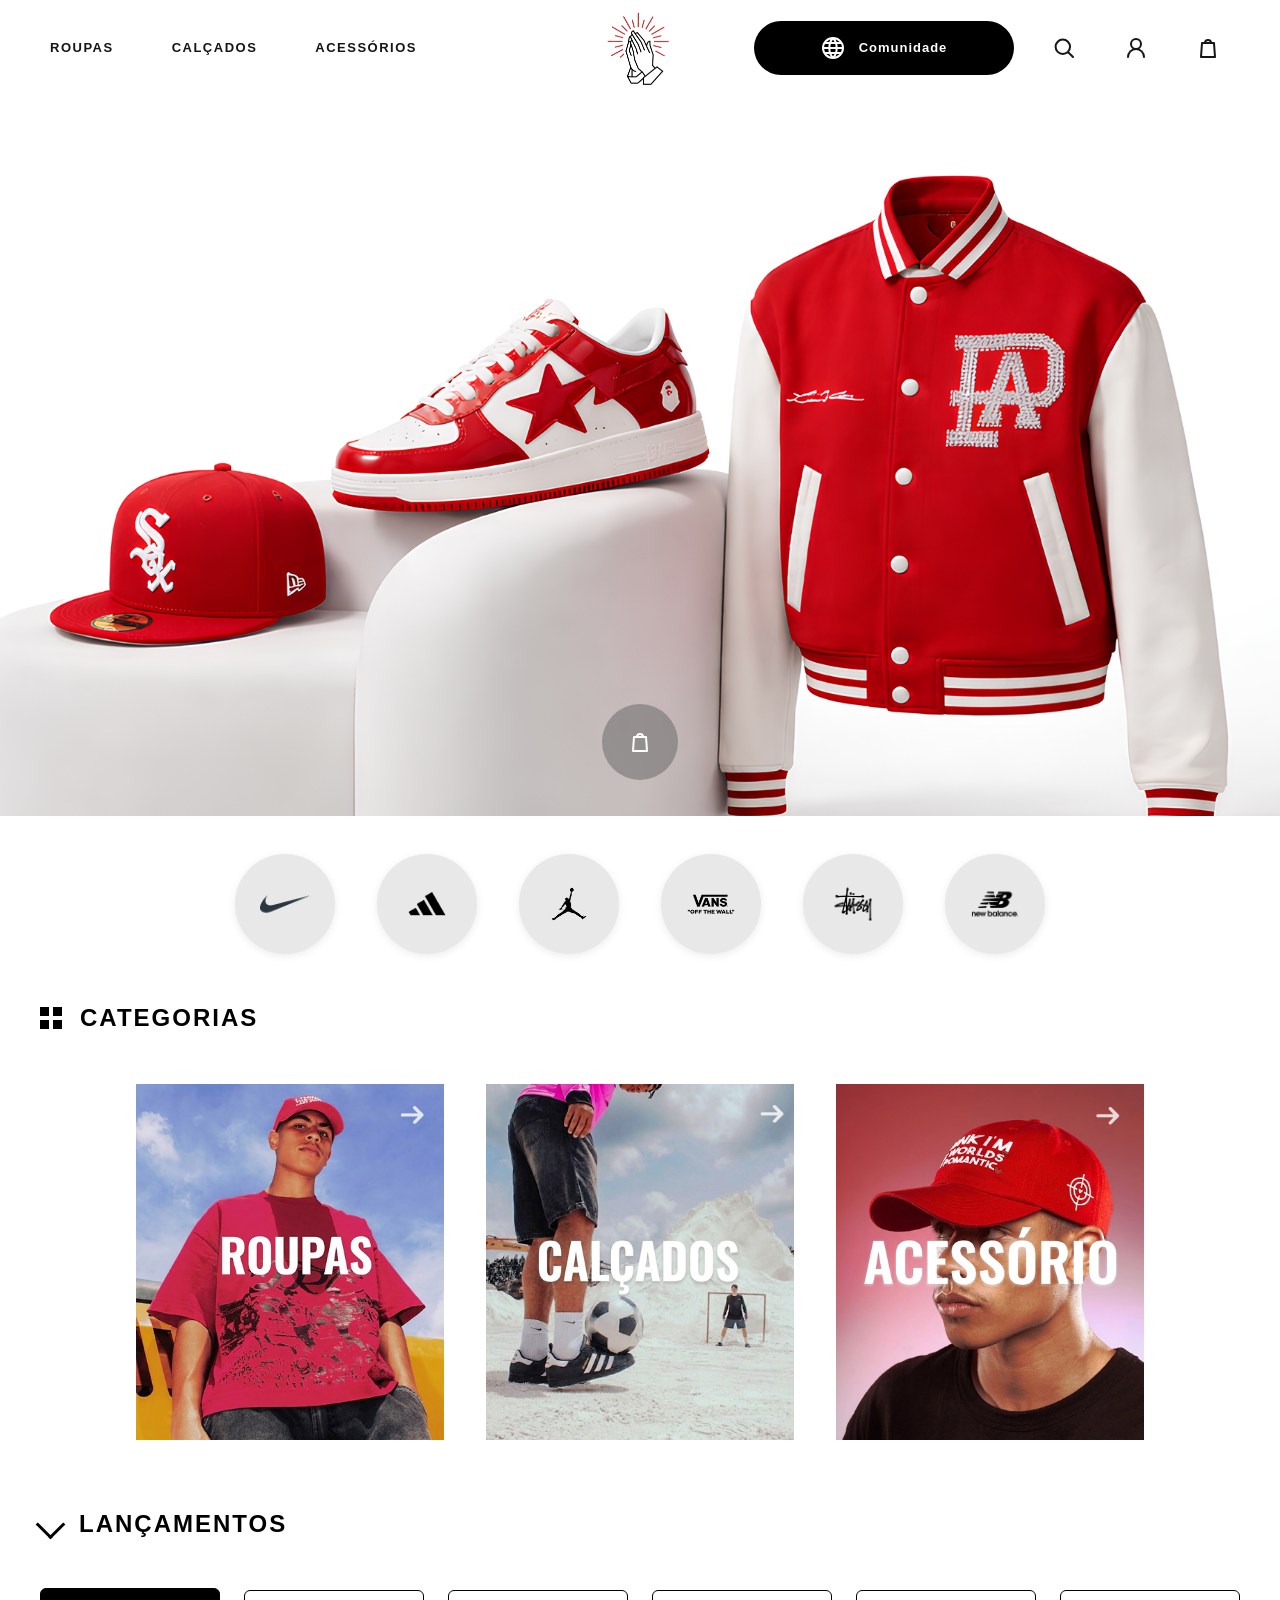
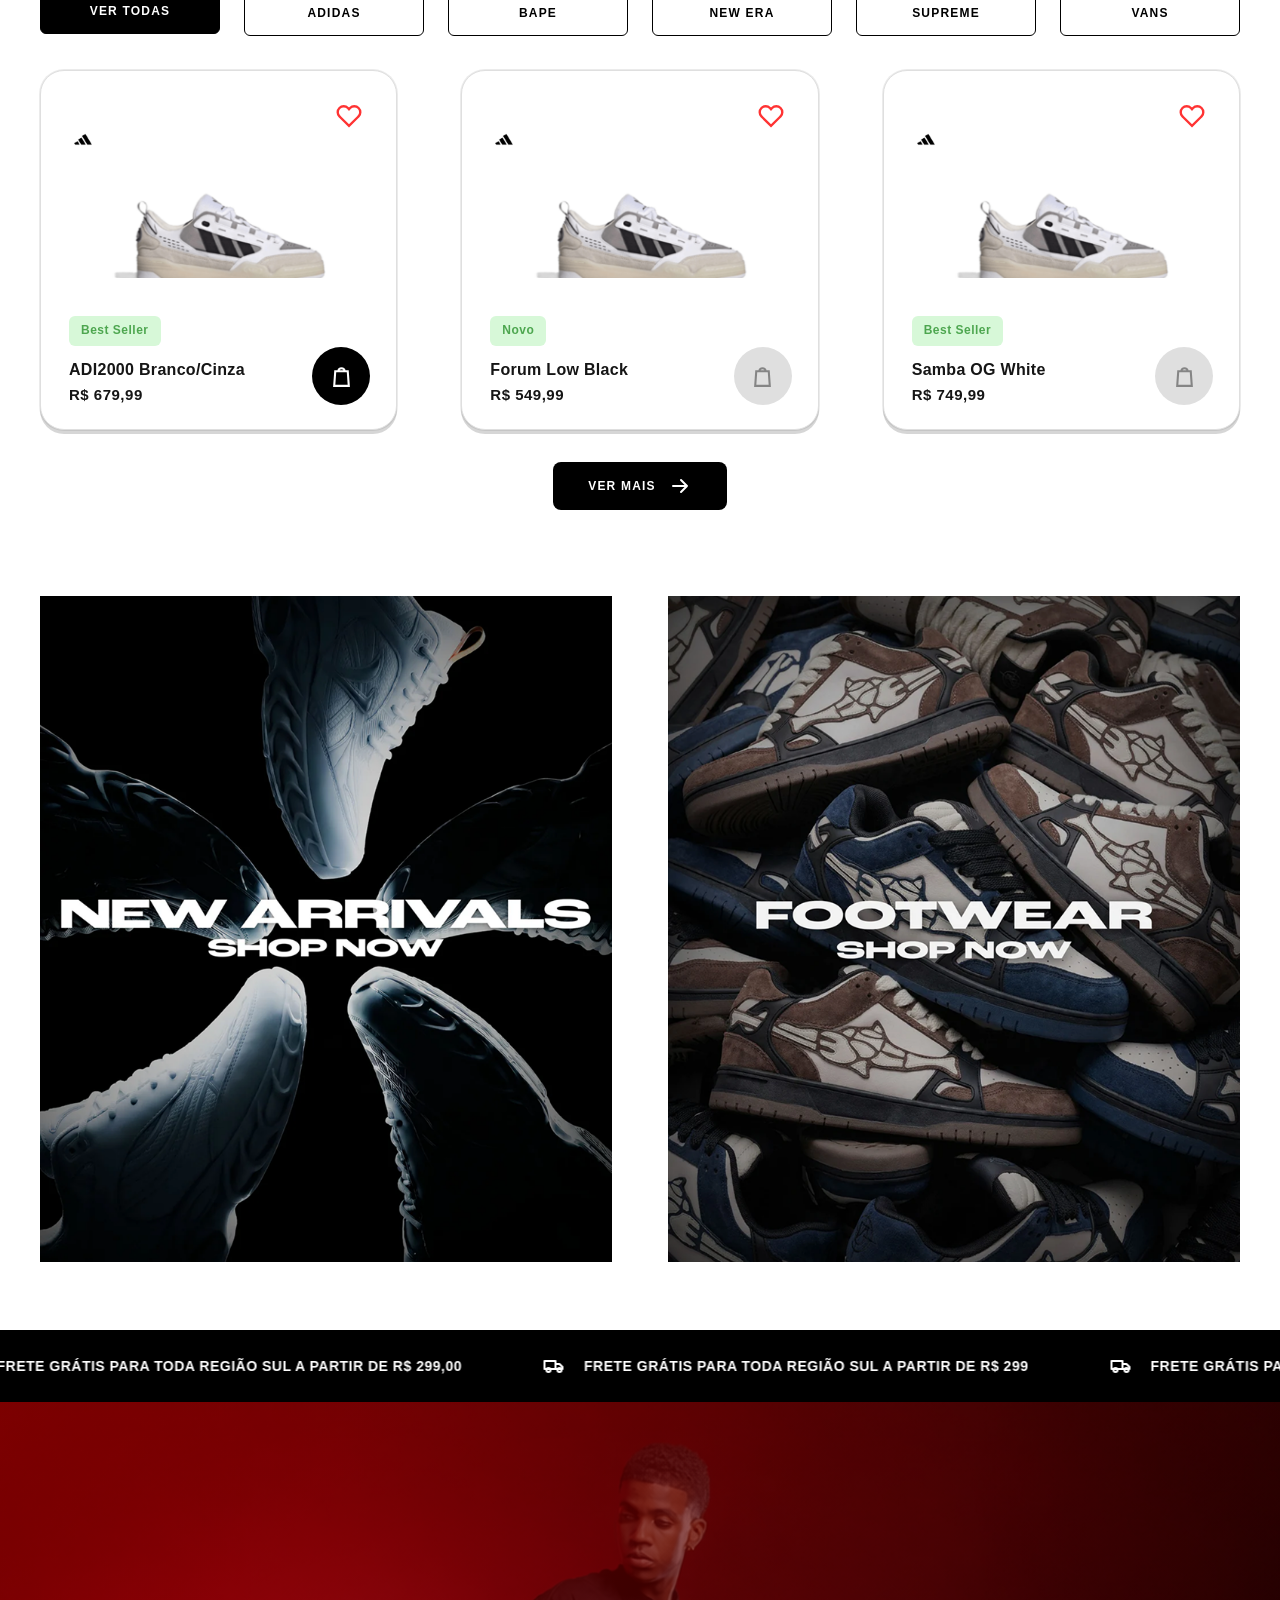
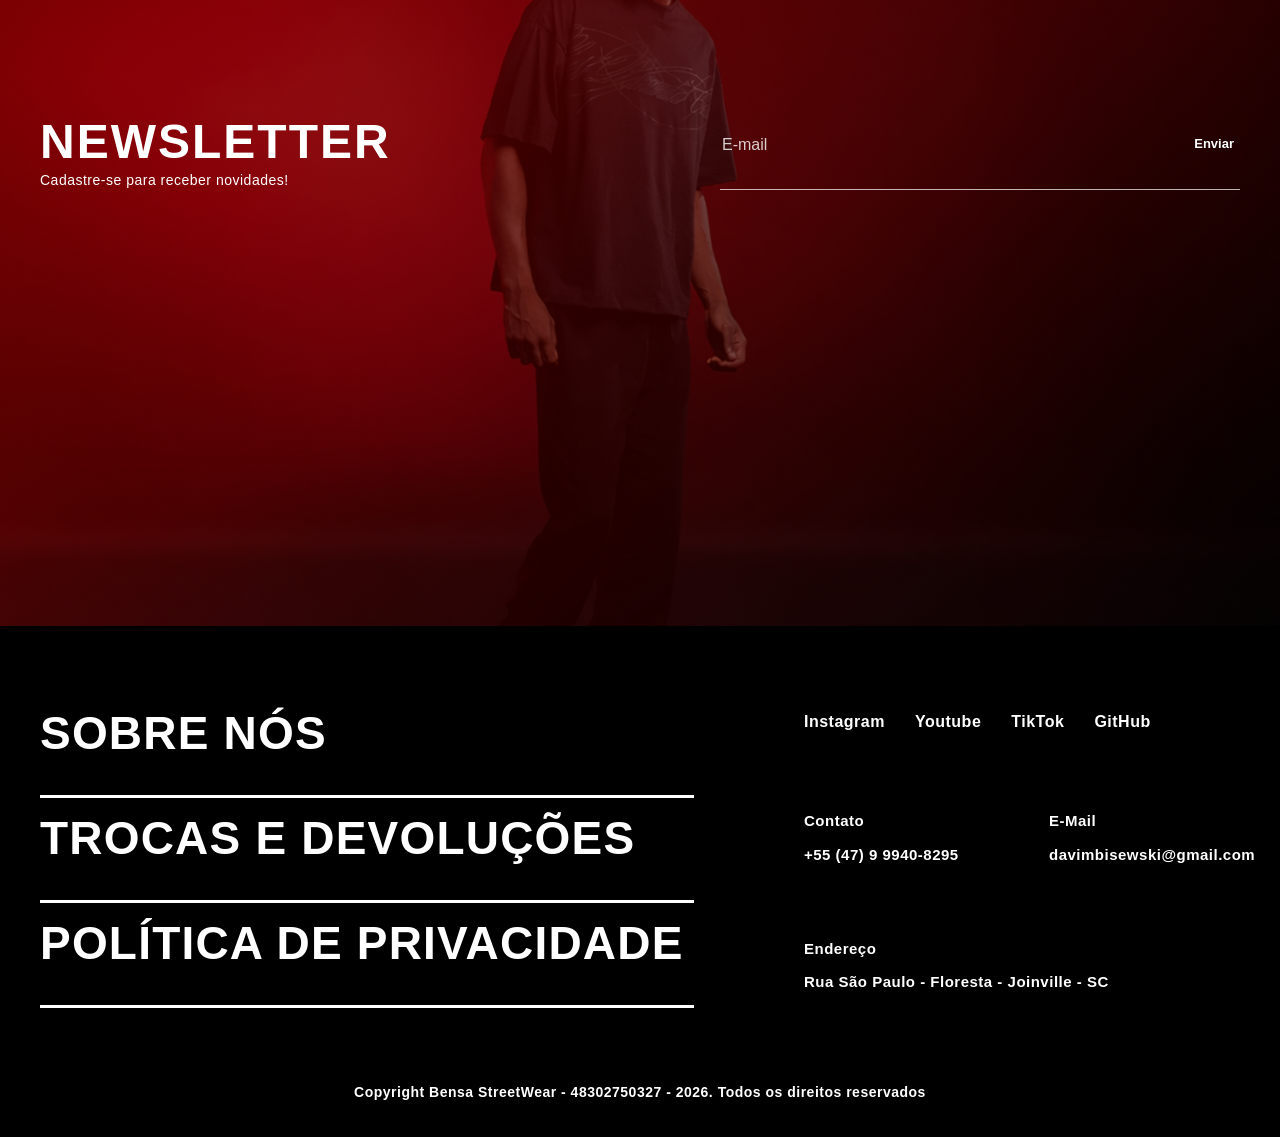
<file: index.html>
<!DOCTYPE html>
<html lang="pt-BR">

<head>
  <meta charset="UTF-8">
  <meta name="viewport" content="width=device-width, initial-scale=1.0">
  <title>Bensa StreetWear</title>
  <link rel="icon" type="image/svg+xml" href="images/logo-bensa.svg">
  <link rel="stylesheet" href="css/styles.css">
  <link rel="stylesheet" href="css/index.css">
  <link rel="stylesheet" href="components/site-header/site-header.css">
  <link rel="stylesheet" href="components/site-footer/site-footer.css">
  <link rel="stylesheet" href="components/cart-overlay/cart-overlay.css">
  <link rel="stylesheet" href="components/search-overlay/search-overlay.css">
  <link rel="stylesheet" href="components/product-grid/product-grid.css">
</head>

<body>
  <site-header></site-header> 
  <search-overlay></search-overlay>
  <cart-overlay></cart-overlay>

  <main>
    <section class="hero-home" aria-label="Destaques Bensa StreetWear">
      <img src="images/hero-home.png" alt="Tênis, boné e jaqueta vermelhos em destaque">
      <button class="hero-bag" type="button" data-open-cart aria-label="Abrir carrinho">
        <svg aria-hidden="true" viewBox="0 0 24 24">
          <path d="M6 7h12l1 14H5L6 7ZM9 7a3 3 0 0 1 6 0" />
        </svg>
      </button>
    </section>

    <section class="brand-strip" aria-label="Marcas">
      <a href="pages/marca.html?marca=nike" aria-label="Nike">
        <div class="brand-logo-circle">
          <img class="brand-card-image" src="images/logo-nike.png" alt="Nike">
        </div>
      </a>
      <a href="pages/marca.html?marca=adidas" aria-label="Adidas">
        <div class="brand-logo-circle">
          <img class="brand-card-image" src="images/logo-adidas.png" alt="Adidas">
        </div>
      </a>
      <a href="pages/marca.html?marca=jordan" aria-label="Jordan">
        <div class="brand-logo-circle">
          <img class="brand-card-image" src="images/logo-jordan.png" alt="Jordan">
        </div>
      </a>
      <a href="pages/marca.html?marca=vans" aria-label="Vans">
        <div class="brand-logo-circle">
          <img class="brand-card-image" src="images/logo-vans.png" alt="Vans">
        </div>
      </a>
      <a href="pages/marca.html?marca=stussy" aria-label="Stussy">
        <div class="brand-logo-circle">
          <img class="brand-card-image" src="images/logo-stussy.png" alt="Stussy">
        </div>
      </a>
      <a href="pages/marca.html?marca=newbalance" aria-label="New Balance">
        <div class="brand-logo-circle">
          <img class="brand-card-image" src="images/logo-newbalance.png" alt="New Balance">
        </div>
      </a>
    </section>

    <section class="section-shell categories-section" aria-labelledby="categorias">
      <h1 class="section-title" id="categorias">
        <span class="title-icon" aria-hidden="true"></span>
        Categorias
      </h1>
      <div class="category-grid">
        <a class="category-card" href="pages/categoria.html?tipo=roupas" aria-label="Ver categoria Roupas">
          <img src="images/category-roupas.png" alt="">
        </a>
        <a class="category-card" href="pages/categoria.html?tipo=calcados" aria-label="Ver categoria Calçados">
          <img src="images/category-calcados.png" alt="">
        </a>
        <a class="category-card" href="pages/categoria.html?tipo=acessorios" aria-label="Ver categoria Acessórios">
          <img src="images/category-acessorios.png" alt="">
        </a>
      </div>
    </section>

    <section class="section-shell releases-section" aria-labelledby="lancamentos">
      <h2 class="section-title angled" id="lancamentos">lançamentos</h2>
      <div class="filter-bar" aria-label="Filtros de lançamento">
        <button class="filter-chip is-active" type="button">Ver todas</button>
        <button class="filter-chip" type="button">Adidas</button>
        <button class="filter-chip" type="button">Bape</button>
        <button class="filter-chip" type="button">New Era</button>
        <button class="filter-chip" type="button">Supreme</button>
        <button class="filter-chip" type="button">Vans</button>
      </div>
      <product-grid class="product-grid product-grid-home" data-products="3" data-filterable></product-grid>
      <div class="center-actions">
        <a class="more-button" href="pages/categoria.html?tipo=calcados">
          Ver mais
          <svg aria-hidden="true" viewBox="0 0 24 24">
            <path d="M5 12h14M13 6l6 6-6 6" />
          </svg>
        </a>
      </div>
    </section>

    <section class="section-shell promo-grid" aria-label="Coleções em destaque">
      <a href="pages/categoria.html?tipo=calcados" aria-label="Ver novidades">
        <img src="images/banner-arrivals.png" alt="New arrivals, shop now">
      </a>
      <a href="pages/categoria.html?tipo=calcados" aria-label="Comprar calçados">
        <img src="images/banner-footwear.png" alt="Footwear, shop now">
      </a>
    </section>

    <div class="shipping-bar" data-shipping-bar>
      <div class="shipping-bar-track" data-shipping-track>
        <div class="shipping-bar-item">
          <svg aria-hidden="true" viewBox="0 0 24 24">
            <path
              d="M3 7h11v8H3V7Zm11 3h4l3 3v2h-7v-5ZM7 18a2 2 0 1 0 0-4 2 2 0 0 0 0 4Zm11 0a2 2 0 1 0 0-4 2 2 0 0 0 0 4Z" />
          </svg>
          <span>Frete grátis para toda região sul a partir de R$ 299,00</span>
        </div>
        <div class="shipping-bar-item" aria-hidden="true">
          <svg aria-hidden="true" viewBox="0 0 24 24">
            <path
              d="M3 7h11v8H3V7Zm11 3h4l3 3v2h-7v-5ZM7 18a2 2 0 1 0 0-4 2 2 0 0 0 0 4Zm11 0a2 2 0 1 0 0-4 2 2 0 0 0 0 4Z" />
          </svg>
          <span>Frete grátis para toda região sul a partir de R$ 299</span>
        </div>
      </div>
    </div>

    <section class="newsletter" aria-labelledby="newsletter-title">
      <div class="newsletter-content">
        <div>
          <h2 id="newsletter-title">Newsletter</h2>
          <p>Cadastre-se para receber novidades!</p>
        </div>
        <form class="newsletter-form" data-feedback-form>
          <label class="sr-only" for="newsletter-email">E-mail</label>
          <input id="newsletter-email" name="email" type="email" placeholder="E-mail" required>
          <button type="submit">Enviar</button>
          <p class="form-feedback" aria-live="polite"></p>
        </form>
      </div>
    </section>
  </main>

  <site-footer></site-footer>

  <script type="module" src="main.js"></script>

</body>

</html>
</file>
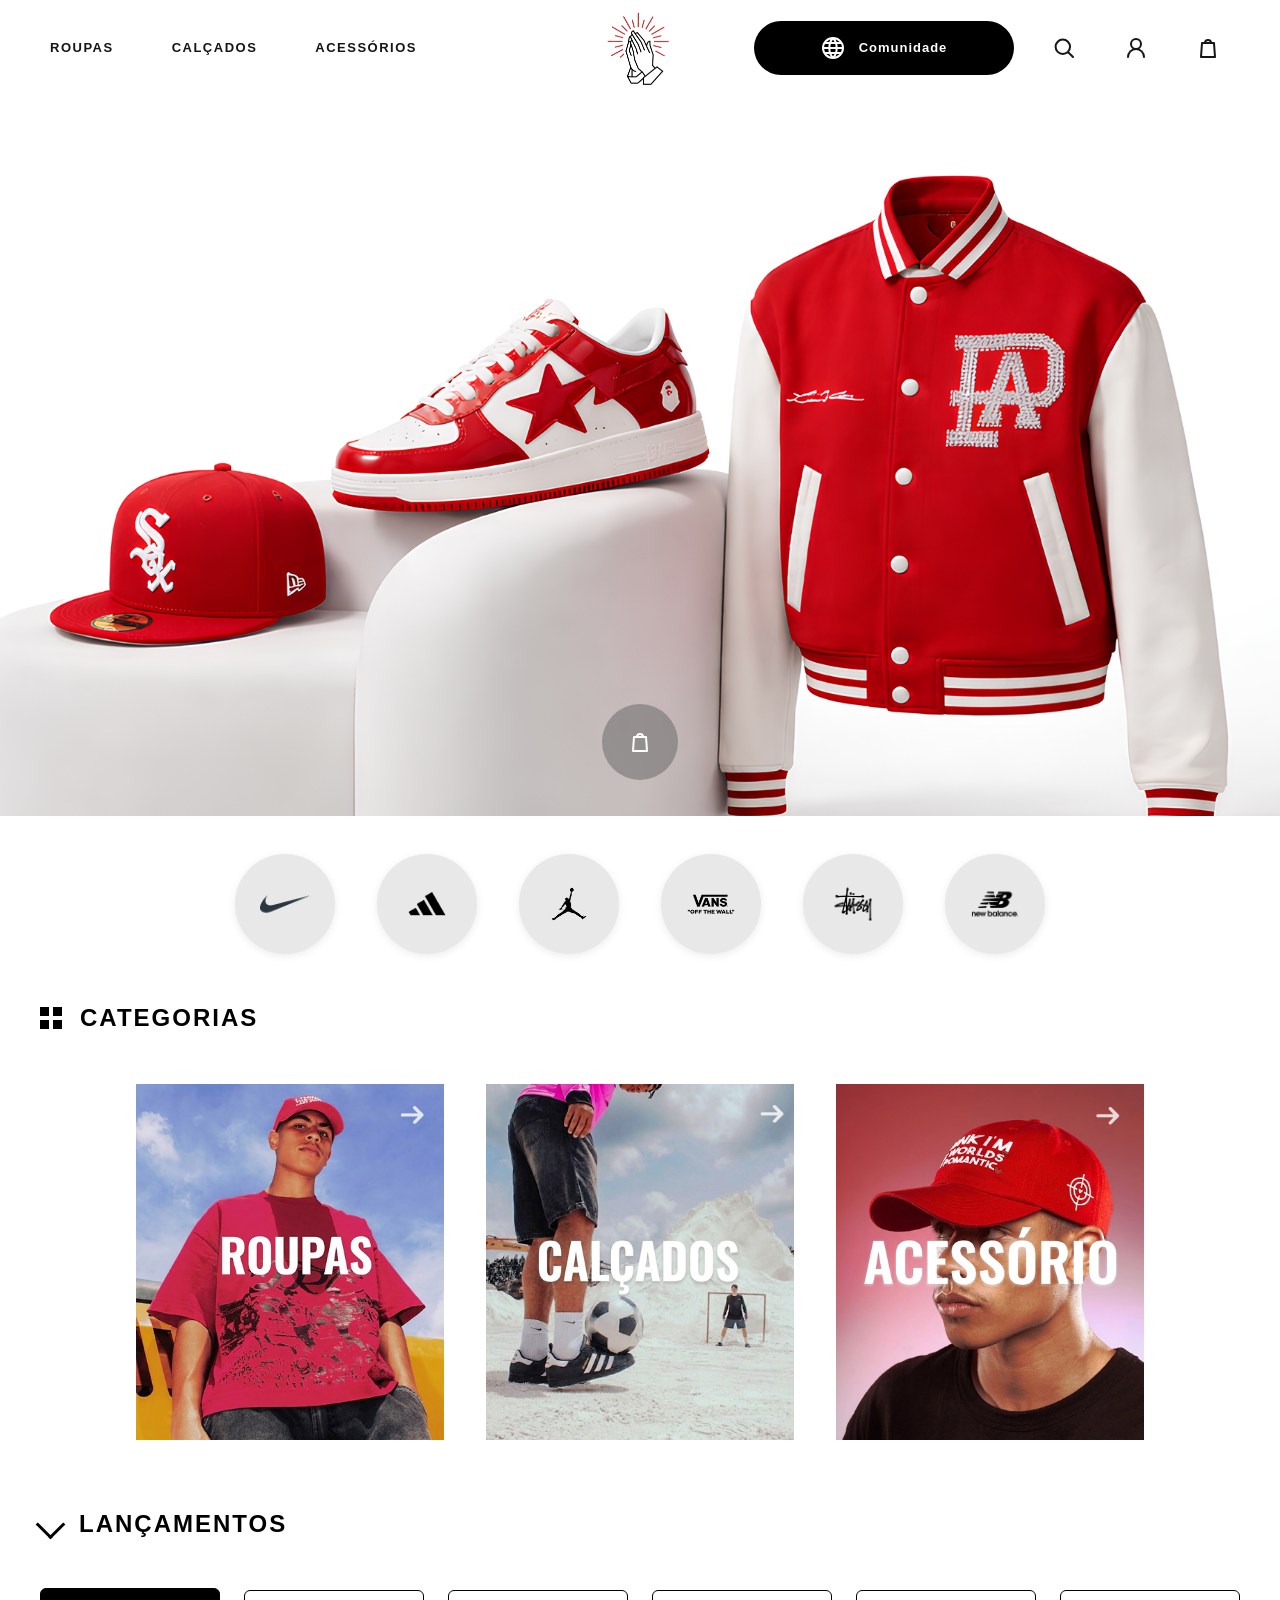
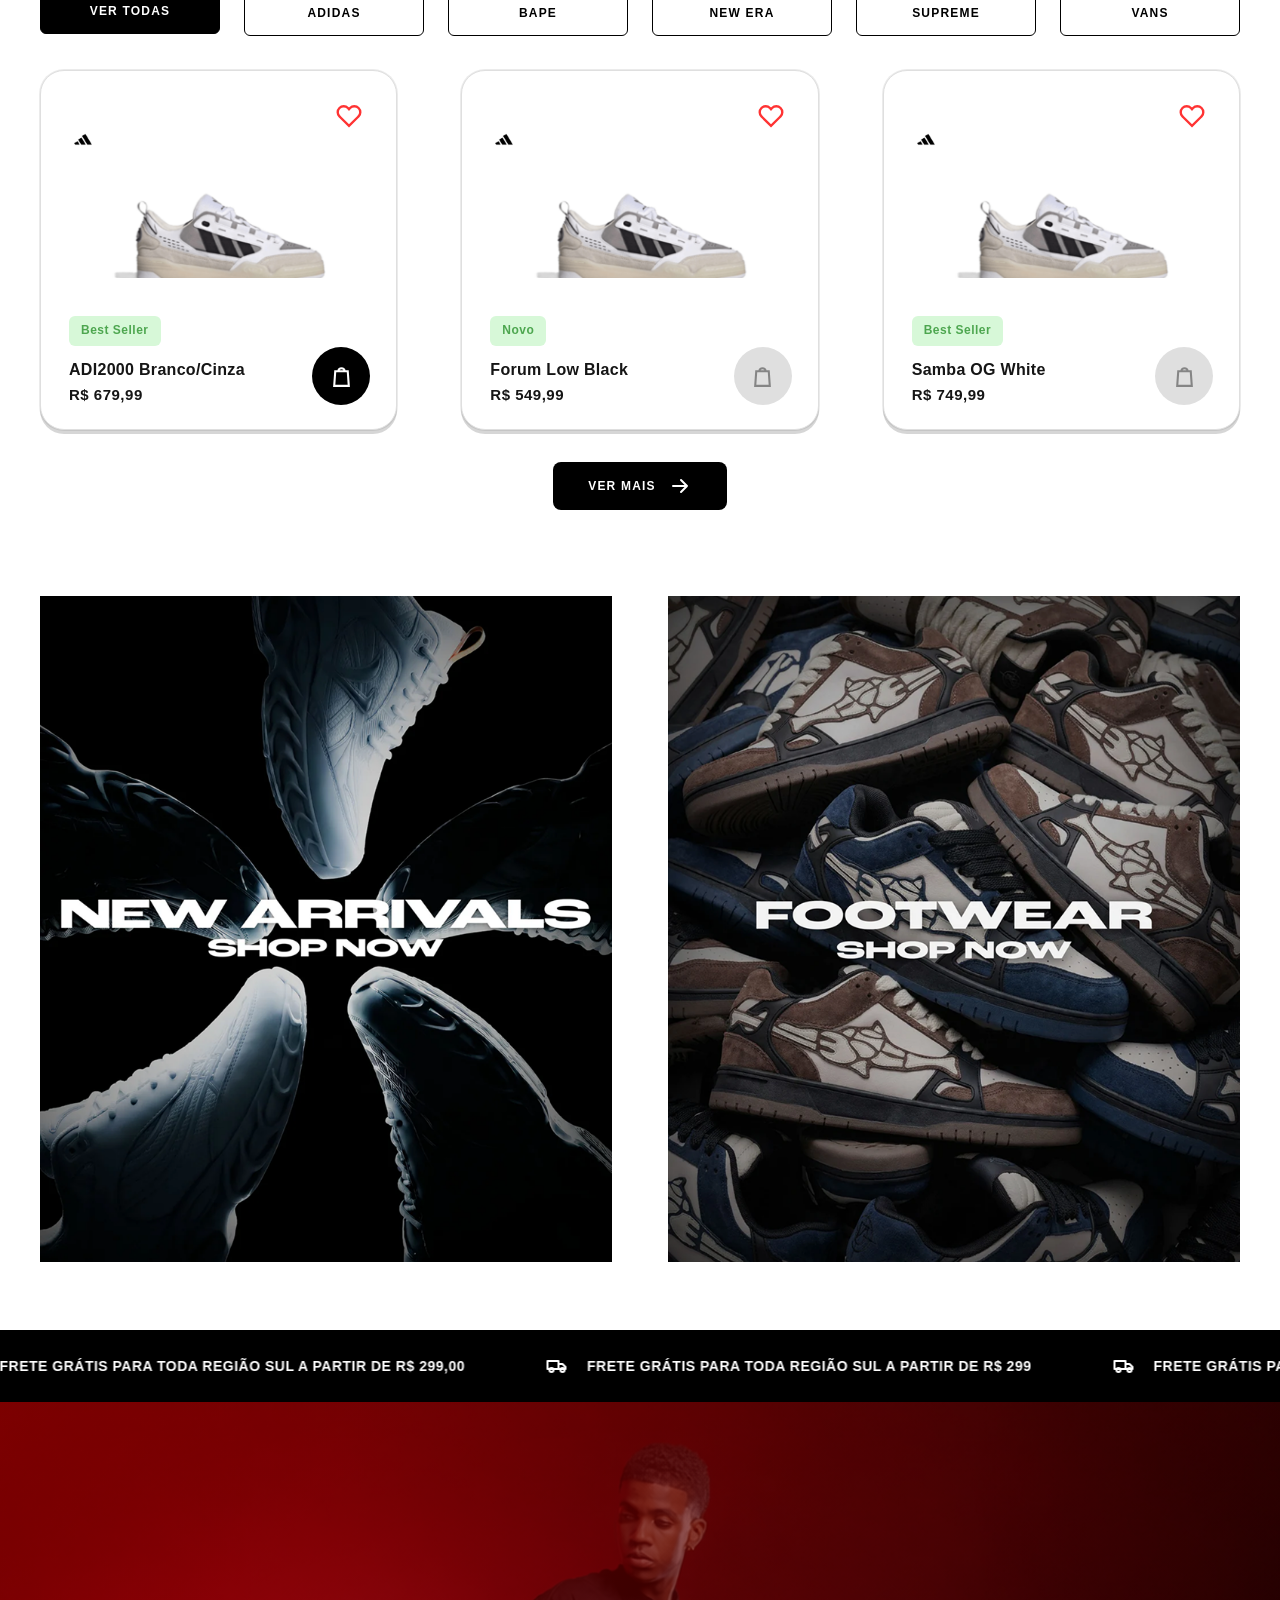
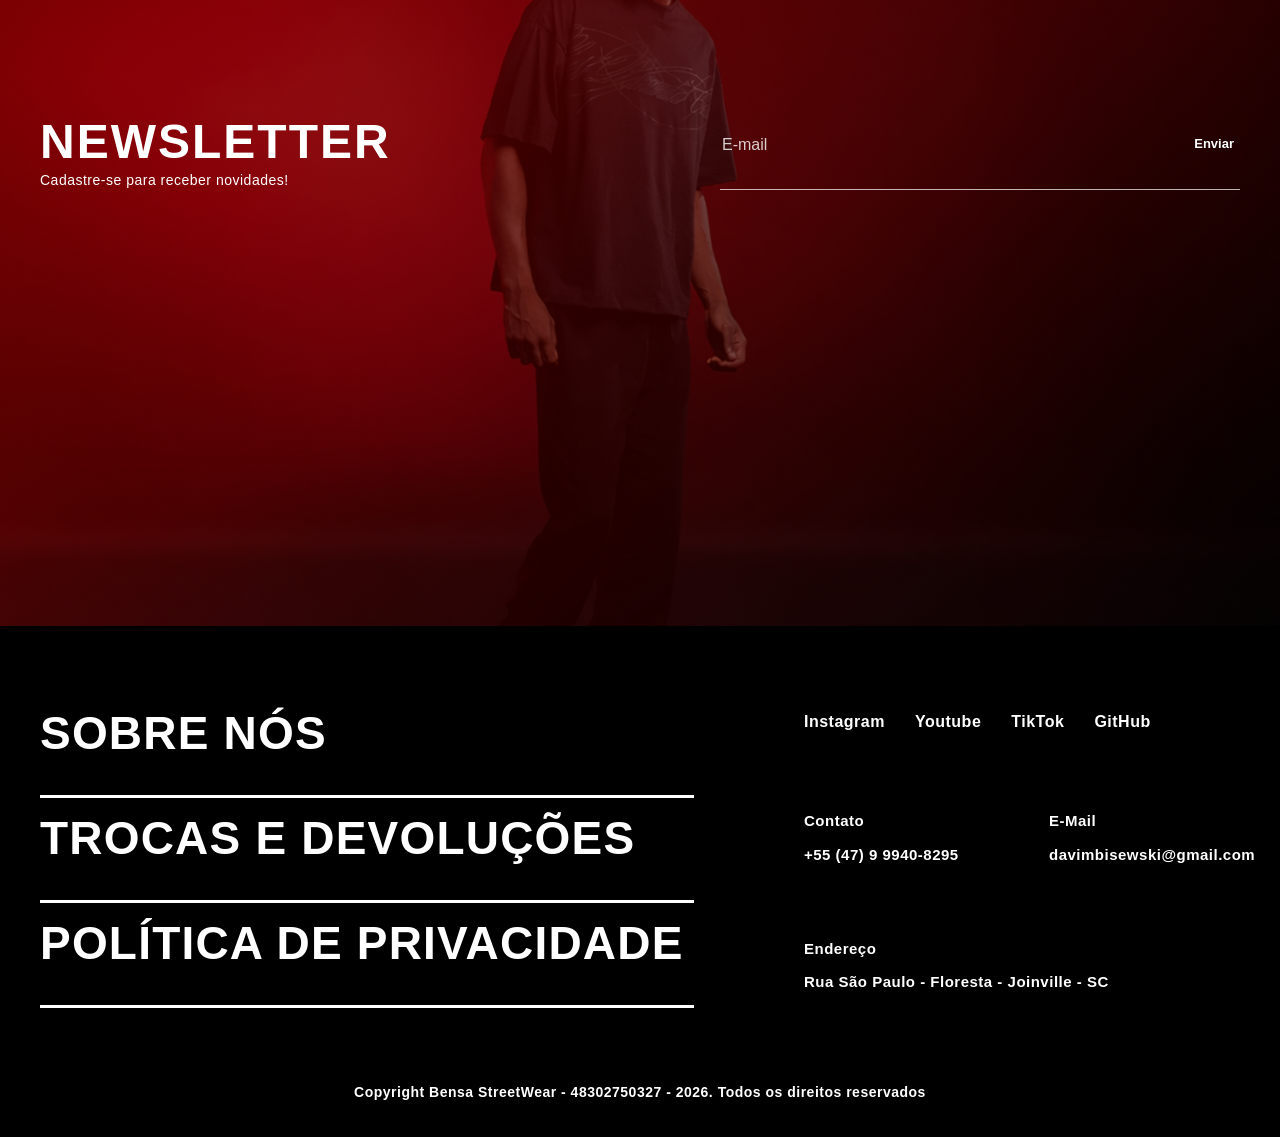
<file: pages/index.html>
<!DOCTYPE html>
<html lang="pt-BR">

<head>
  <meta charset="UTF-8">
  <meta name="viewport" content="width=device-width, initial-scale=1.0">
  <title>Bensa StreetWear</title>
  <link rel="icon" type="image/svg+xml" href="../images/logo-bensa.svg">
  <link rel="stylesheet" href="../css/styles.css">
  <link rel="stylesheet" href="../css/index.css">
  <link rel="stylesheet" href="../components/site-header/site-header.css">
  <link rel="stylesheet" href="../components/site-footer/site-footer.css">
  <link rel="stylesheet" href="../components/cart-overlay/cart-overlay.css">
  <link rel="stylesheet" href="../components/search-overlay/search-overlay.css">
  <link rel="stylesheet" href="../components/product-grid/product-grid.css">
</head>

<body>
  <site-header></site-header> 
  <search-overlay></search-overlay>
  <cart-overlay></cart-overlay>

  <main>
    <section class="hero-home" aria-label="Destaques Bensa StreetWear">
      <img src="../images/hero-home.png" alt="Tênis, boné e jaqueta vermelhos em destaque">
      <button class="hero-bag" type="button" data-open-cart aria-label="Abrir carrinho">
        <svg aria-hidden="true" viewBox="0 0 24 24">
          <path d="M6 7h12l1 14H5L6 7ZM9 7a3 3 0 0 1 6 0" />
        </svg>
      </button>
    </section>

    <section class="brand-strip" aria-label="Marcas">
      <a href="marca.html?marca=nike" aria-label="Nike">
        <div class="brand-logo-circle">
          <img class="brand-card-image" src="../images/logo-nike.png" alt="Nike">
        </div>
      </a>
      <a href="marca.html?marca=adidas" aria-label="Adidas">
        <div class="brand-logo-circle">
          <img class="brand-card-image" src="../images/logo-adidas.png" alt="Adidas">
        </div>
      </a>
      <a href="marca.html?marca=jordan" aria-label="Jordan">
        <div class="brand-logo-circle">
          <img class="brand-card-image" src="../images/logo-jordan.png" alt="Jordan">
        </div>
      </a>
      <a href="marca.html?marca=vans" aria-label="Vans">
        <div class="brand-logo-circle">
          <img class="brand-card-image" src="../images/logo-vans.png" alt="Vans">
        </div>
      </a>
      <a href="marca.html?marca=stussy" aria-label="Stussy">
        <div class="brand-logo-circle">
          <img class="brand-card-image" src="../images/logo-stussy.png" alt="Stussy">
        </div>
      </a>
      <a href="marca.html?marca=newbalance" aria-label="New Balance">
        <div class="brand-logo-circle">
          <img class="brand-card-image" src="../images/logo-newbalance.png" alt="New Balance">
        </div>
      </a>
    </section>

    <section class="section-shell categories-section" aria-labelledby="categorias">
      <h1 class="section-title" id="categorias">
        <span class="title-icon" aria-hidden="true"></span>
        Categorias
      </h1>
      <div class="category-grid">
        <a class="category-card" href="categoria.html?tipo=roupas" aria-label="Ver categoria Roupas">
          <img src="../images/category-roupas.png" alt="">
        </a>
        <a class="category-card" href="categoria.html?tipo=calcados" aria-label="Ver categoria Calçados">
          <img src="../images/category-calcados.png" alt="">
        </a>
        <a class="category-card" href="categoria.html?tipo=acessorios" aria-label="Ver categoria Acessórios">
          <img src="../images/category-acessorios.png" alt="">
        </a>
      </div>
    </section>

    <section class="section-shell releases-section" aria-labelledby="lancamentos">
      <h2 class="section-title angled" id="lancamentos">lançamentos</h2>
      <div class="filter-bar" aria-label="Filtros de lançamento">
        <button class="filter-chip is-active" type="button">Ver todas</button>
        <button class="filter-chip" type="button">Adidas</button>
        <button class="filter-chip" type="button">Bape</button>
        <button class="filter-chip" type="button">New Era</button>
        <button class="filter-chip" type="button">Supreme</button>
        <button class="filter-chip" type="button">Vans</button>
      </div>
      <product-grid class="product-grid product-grid-home" data-products="3" data-filterable></product-grid>
      <div class="center-actions">
        <a class="more-button" href="categoria.html?tipo=calcados">
          Ver mais
          <svg aria-hidden="true" viewBox="0 0 24 24">
            <path d="M5 12h14M13 6l6 6-6 6" />
          </svg>
        </a>
      </div>
    </section>

    <section class="section-shell promo-grid" aria-label="Coleções em destaque">
      <a href="categoria.html?tipo=calcados" aria-label="Ver novidades">
        <img src="../images/banner-arrivals.png" alt="New arrivals, shop now">
      </a>
      <a href="categoria.html?tipo=calcados" aria-label="Comprar calçados">
        <img src="../images/banner-footwear.png" alt="Footwear, shop now">
      </a>
    </section>

    <div class="shipping-bar" data-shipping-bar>
      <div class="shipping-bar-track" data-shipping-track>
        <div class="shipping-bar-item">
          <svg aria-hidden="true" viewBox="0 0 24 24">
            <path
              d="M3 7h11v8H3V7Zm11 3h4l3 3v2h-7v-5ZM7 18a2 2 0 1 0 0-4 2 2 0 0 0 0 4Zm11 0a2 2 0 1 0 0-4 2 2 0 0 0 0 4Z" />
          </svg>
          <span>Frete grátis para toda região sul a partir de R$ 299,00</span>
        </div>
        <div class="shipping-bar-item" aria-hidden="true">
          <svg aria-hidden="true" viewBox="0 0 24 24">
            <path
              d="M3 7h11v8H3V7Zm11 3h4l3 3v2h-7v-5ZM7 18a2 2 0 1 0 0-4 2 2 0 0 0 0 4Zm11 0a2 2 0 1 0 0-4 2 2 0 0 0 0 4Z" />
          </svg>
          <span>Frete grátis para toda região sul a partir de R$ 299</span>
        </div>
      </div>
    </div>

    <section class="newsletter" aria-labelledby="newsletter-title">
      <div class="newsletter-content">
        <div>
          <h2 id="newsletter-title">Newsletter</h2>
          <p>Cadastre-se para receber novidades!</p>
        </div>
        <form class="newsletter-form" data-feedback-form>
          <label class="sr-only" for="newsletter-email">E-mail</label>
          <input id="newsletter-email" name="email" type="email" placeholder="E-mail" required>
          <button type="submit">Enviar</button>
          <p class="form-feedback" aria-live="polite"></p>
        </form>
      </div>
    </section>
  </main>

  <site-footer></site-footer>

  <script type="module" src="../main.js"></script>

</body>

</html>
</file>
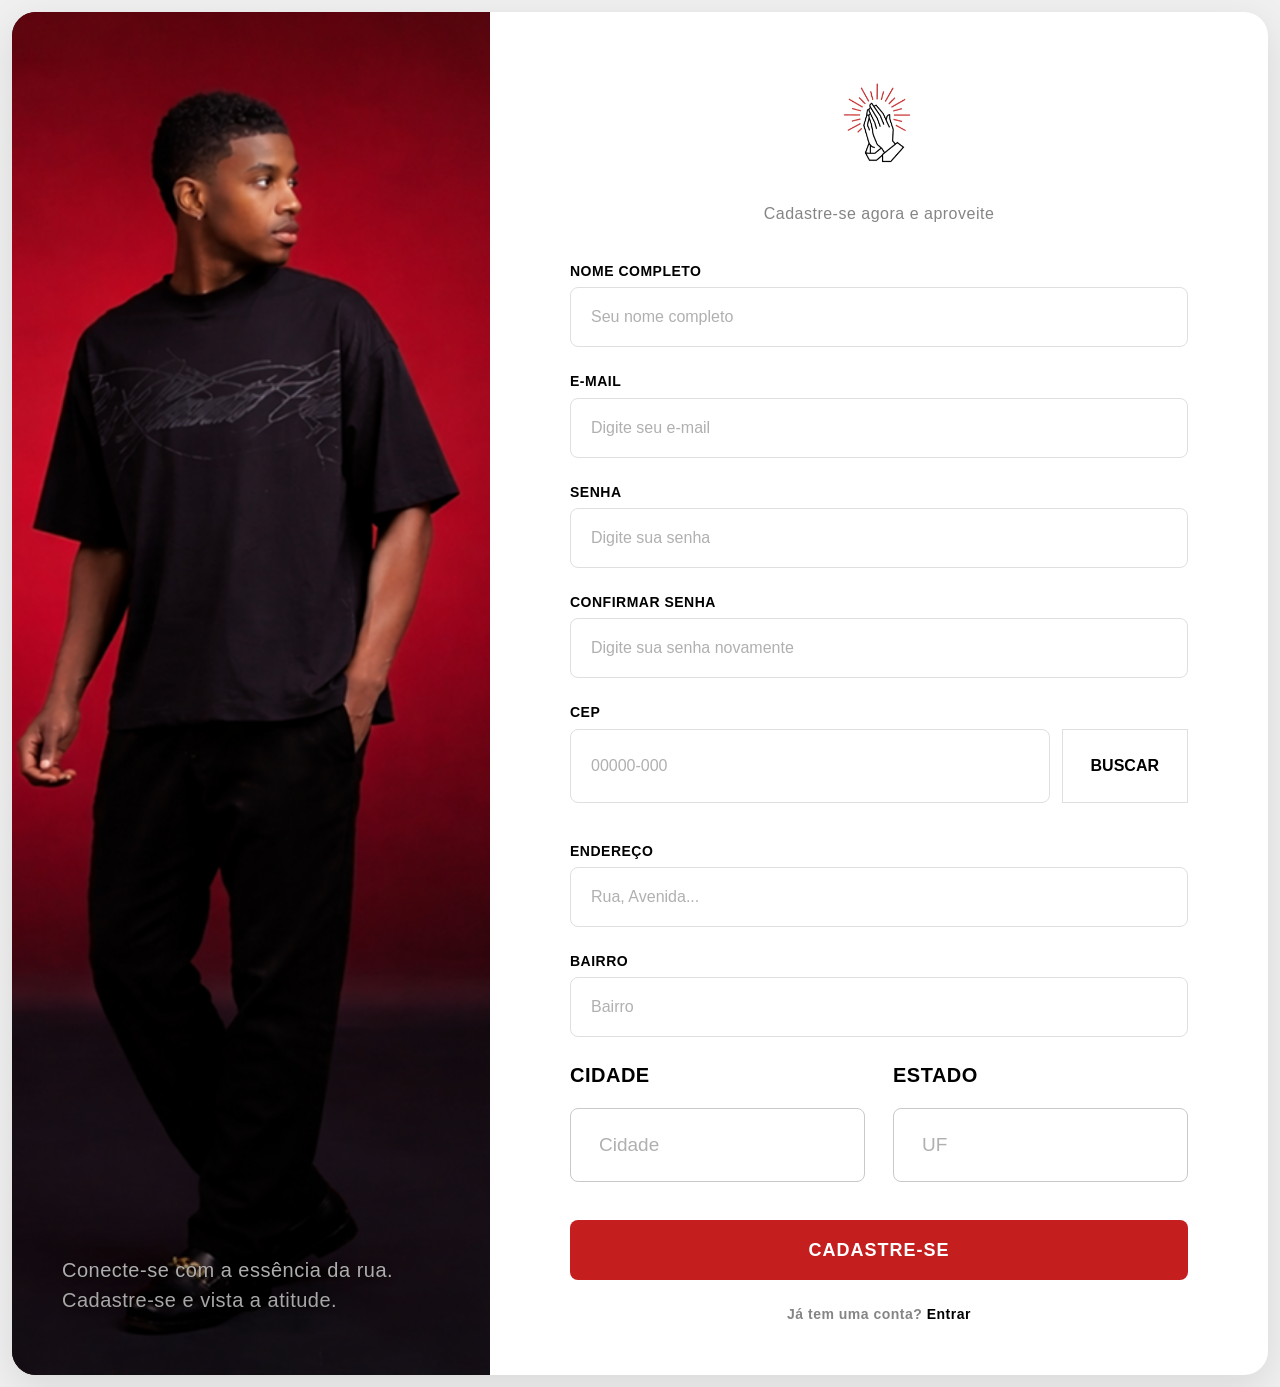
<file: pages/cadastro.html>
<!DOCTYPE html>
<html lang="pt-BR">
<head>
  <meta charset="UTF-8">
  <meta name="viewport" content="width=device-width, initial-scale=1.0">
  <title>Cadastro | Bensa StreetWear</title>
  <link rel="icon" type="image/svg+xml" href="../images/logo-bensa.svg">
  <link rel="stylesheet" href="../css/styles.css">
  <link rel="stylesheet" href="../components/auth-layout/auth-layout.css">
</head>
<body class="auth-body">
  <auth-layout variant="register"></auth-layout>
  <script type="module" src="../main.js"></script>
</body>
</html>
</file>
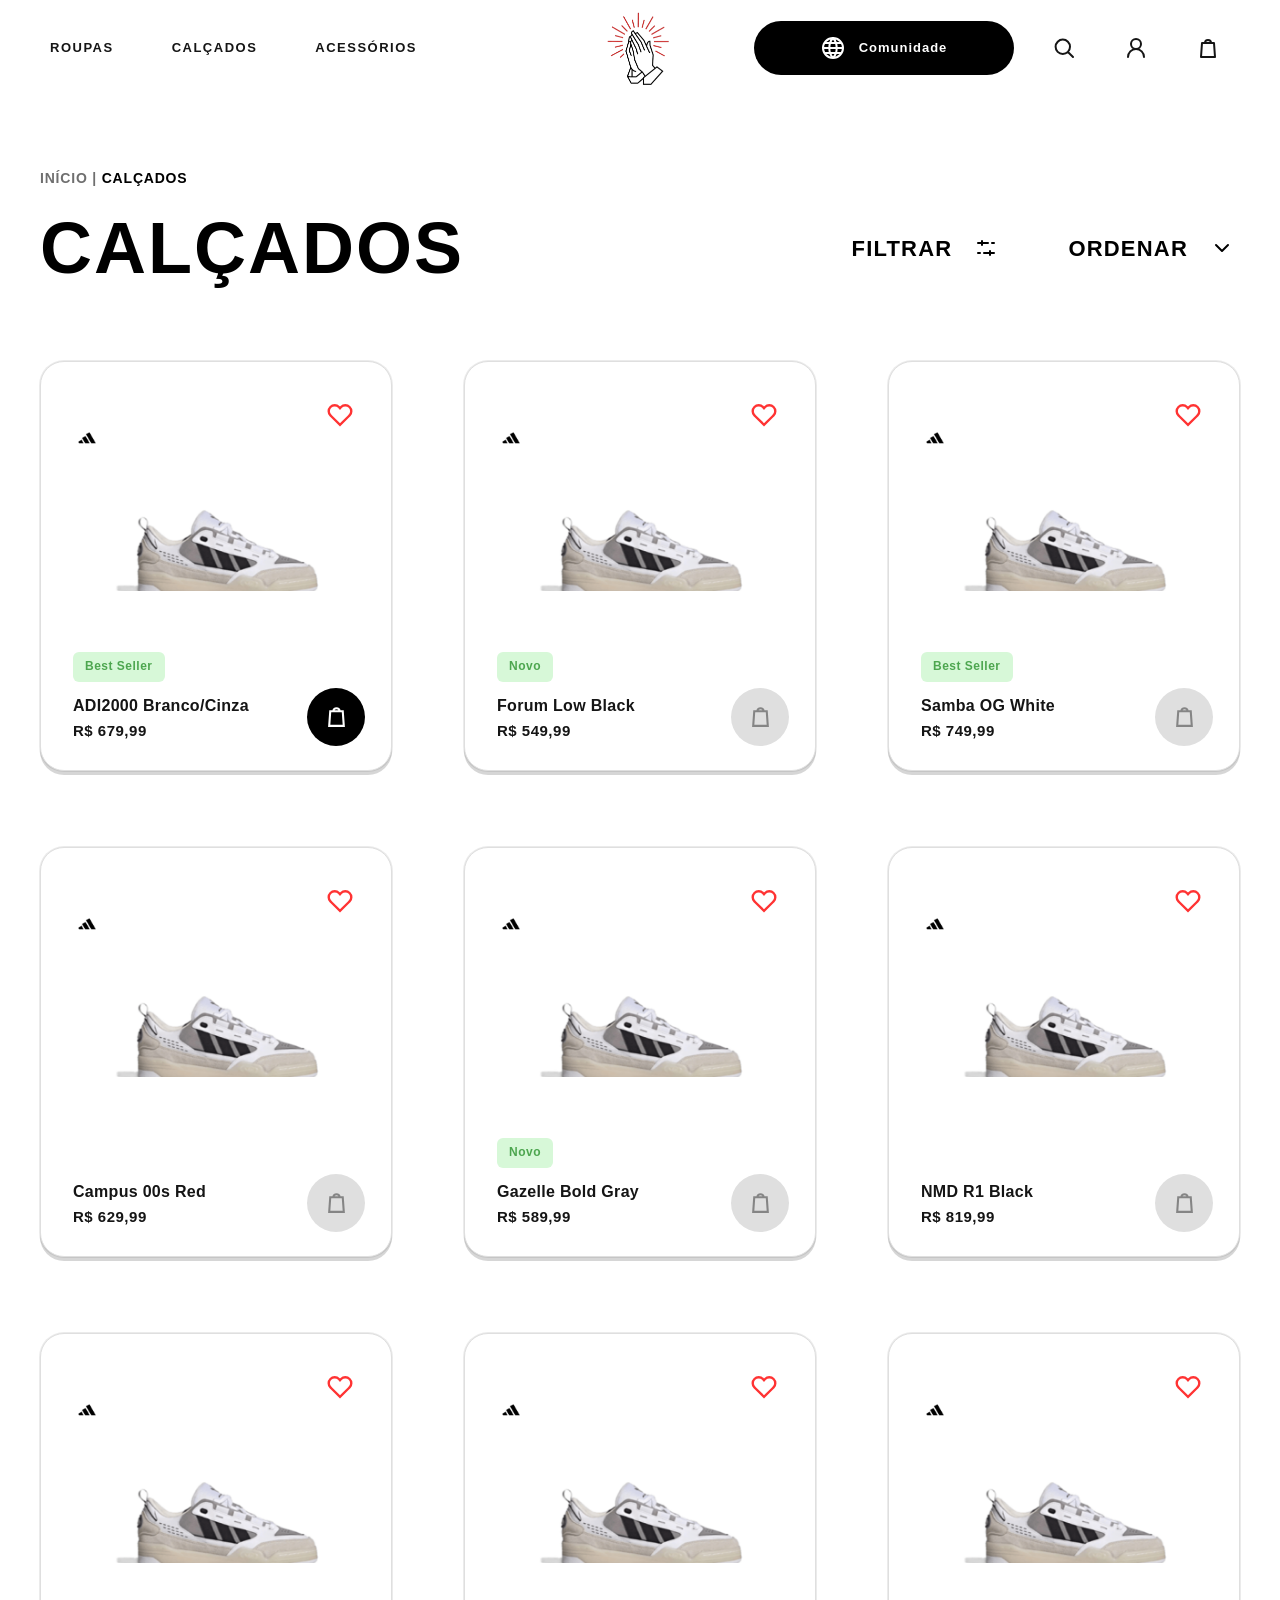
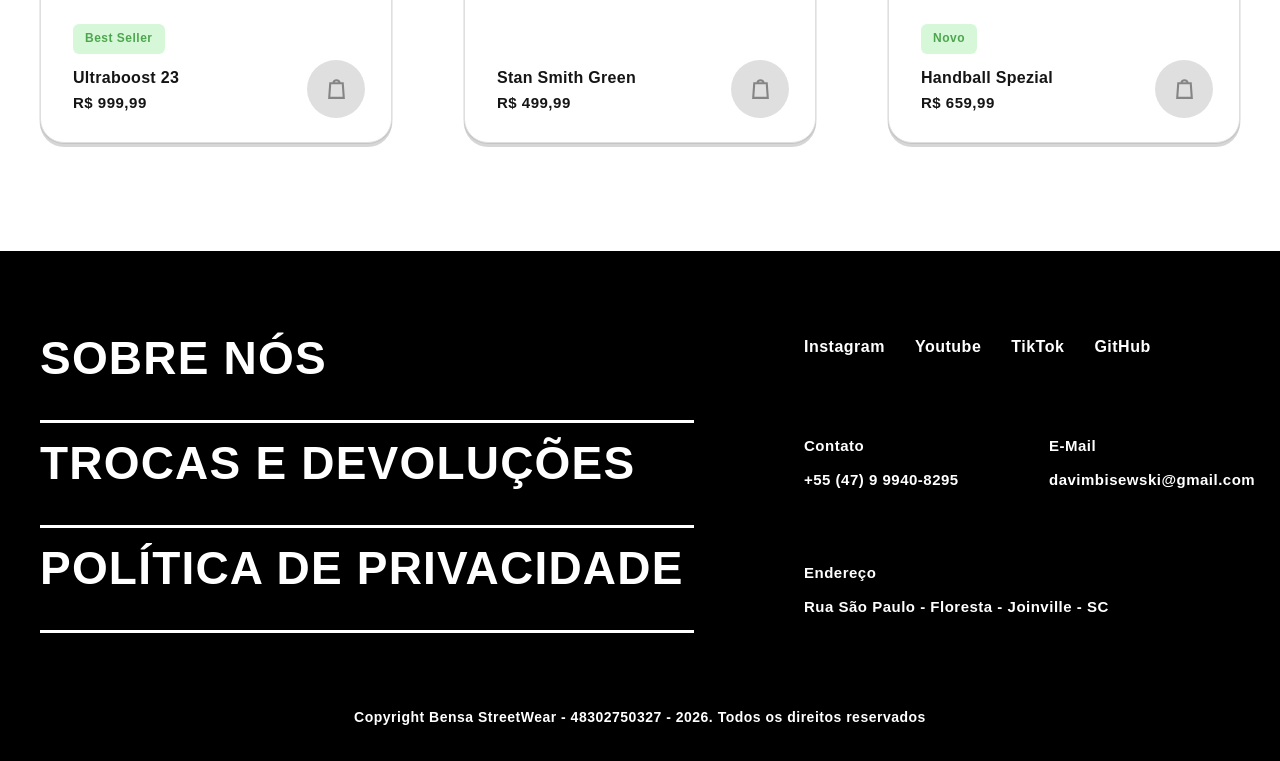
<file: pages/categoria.html>
﻿<!doctype html>
<html lang="pt-BR">
  <head>
    <meta charset="UTF-8" />
    <meta name="viewport" content="width=device-width, initial-scale=1.0" />
    <title>Categoria | Bensa StreetWear</title>
    <link rel="icon" type="image/svg+xml" href="../images/logo-bensa.svg" />
    <link rel="stylesheet" href="../css/styles.css" />
    <link rel="stylesheet" href="../components/site-header/site-header.css" />
    <link rel="stylesheet" href="../components/site-footer/site-footer.css" />
    <link rel="stylesheet" href="../components/cart-overlay/cart-overlay.css" />
    <link
      rel="stylesheet"
      href="../components/search-overlay/search-overlay.css"
    />
    <link rel="stylesheet" href="../components/product-grid/product-grid.css" />
  </head>

  <body>
    <site-header></site-header>
    <search-overlay></search-overlay>
    <cart-overlay></cart-overlay>

    <main class="catalog-page" data-catalog-page>
      <section class="catalog-shell">
        <p class="breadcrumb">
          <a href="../index.html">Início</a> |
          <span data-catalog-breadcrumb>Calçados</span>
        </p>
        <div class="catalog-heading">
          <h1 data-catalog-title>Calçados</h1>
          <div class="catalog-tools">
            <button type="button">
              Filtrar
              <svg aria-hidden="true" viewBox="0 0 24 24">
                <path d="M4 7h10M18 7h2M10 17h10M4 17h2M8 5v4M16 15v4" />
              </svg>
            </button>
            <button type="button">
              Ordenar
              <svg aria-hidden="true" viewBox="0 0 24 24">
                <path d="m6 9 6 6 6-6" />
              </svg>
            </button>
          </div>
        </div>
        <product-grid
          class="product-grid catalog-grid"
          data-products="9"
        ></product-grid>
      </section>
    </main>

    <site-footer></site-footer>

    <script type="module" src="../main.js"></script>
  </body>
</html>
</file>
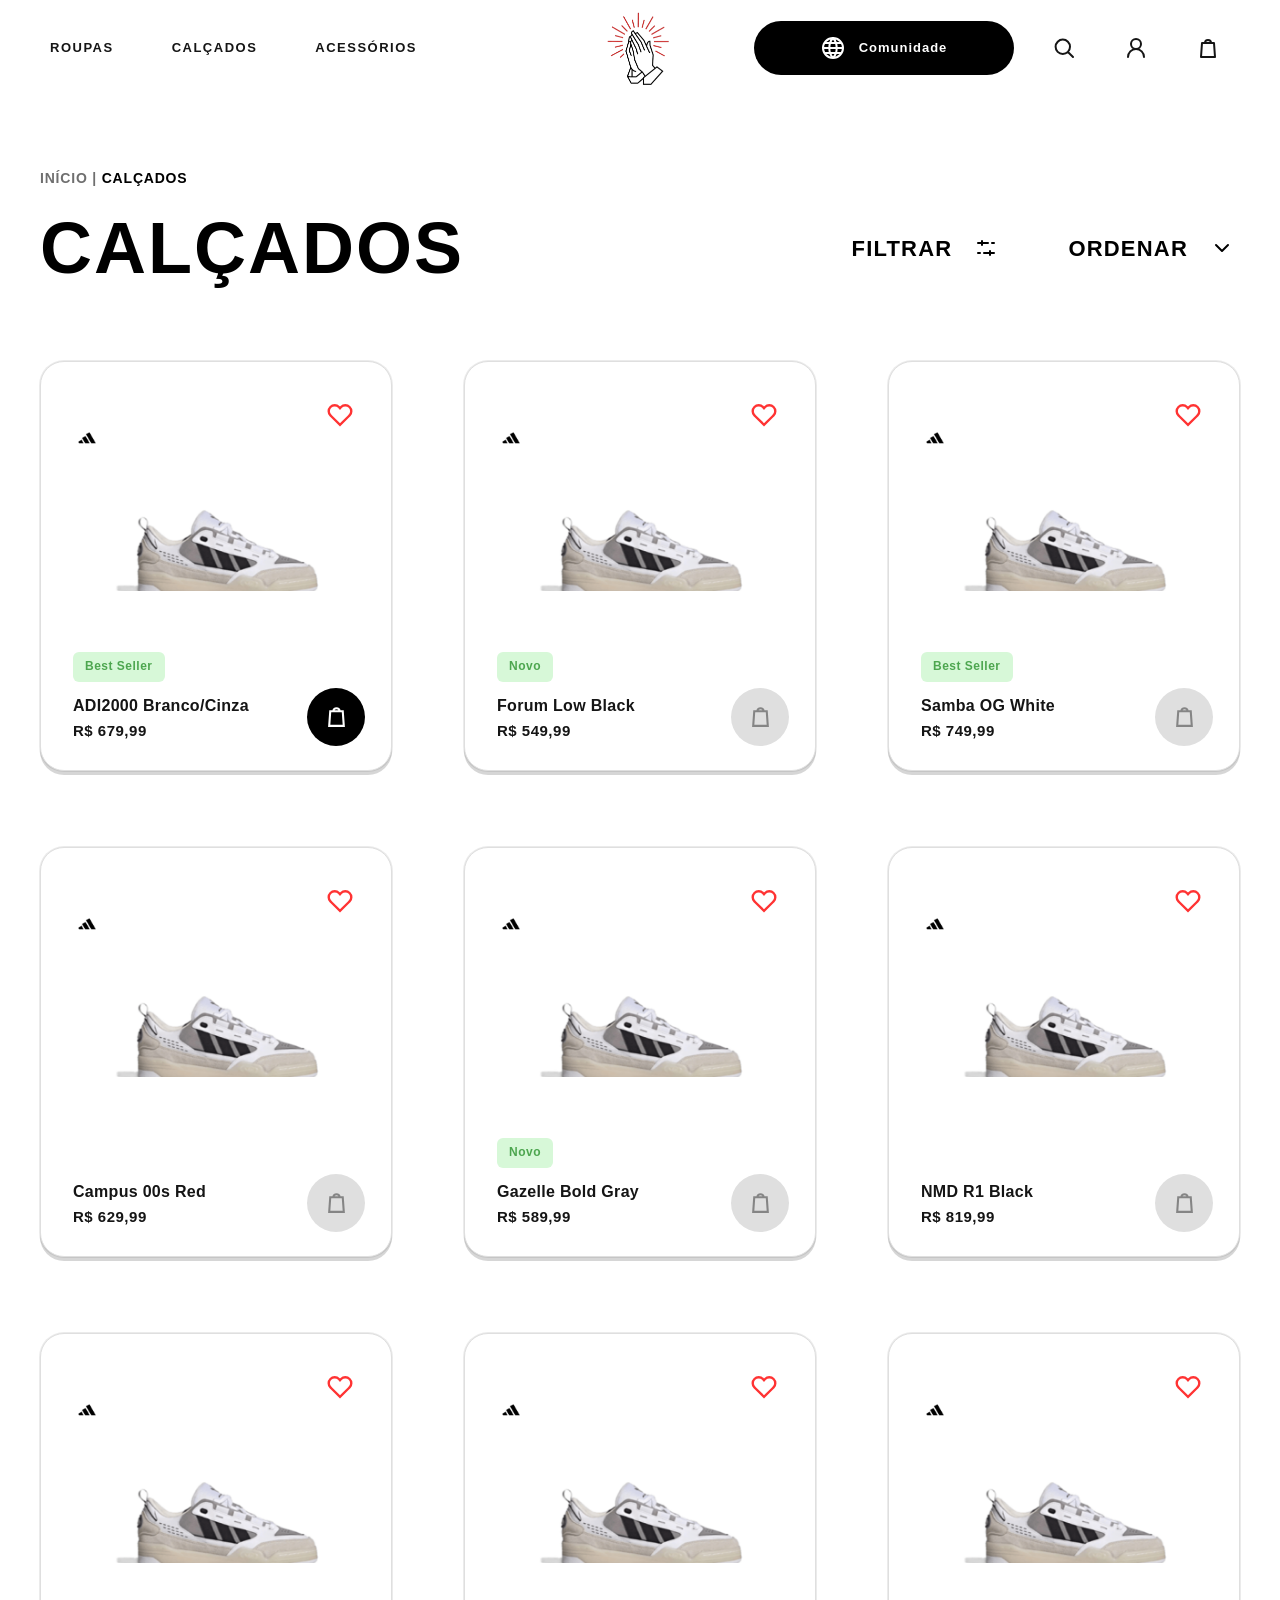
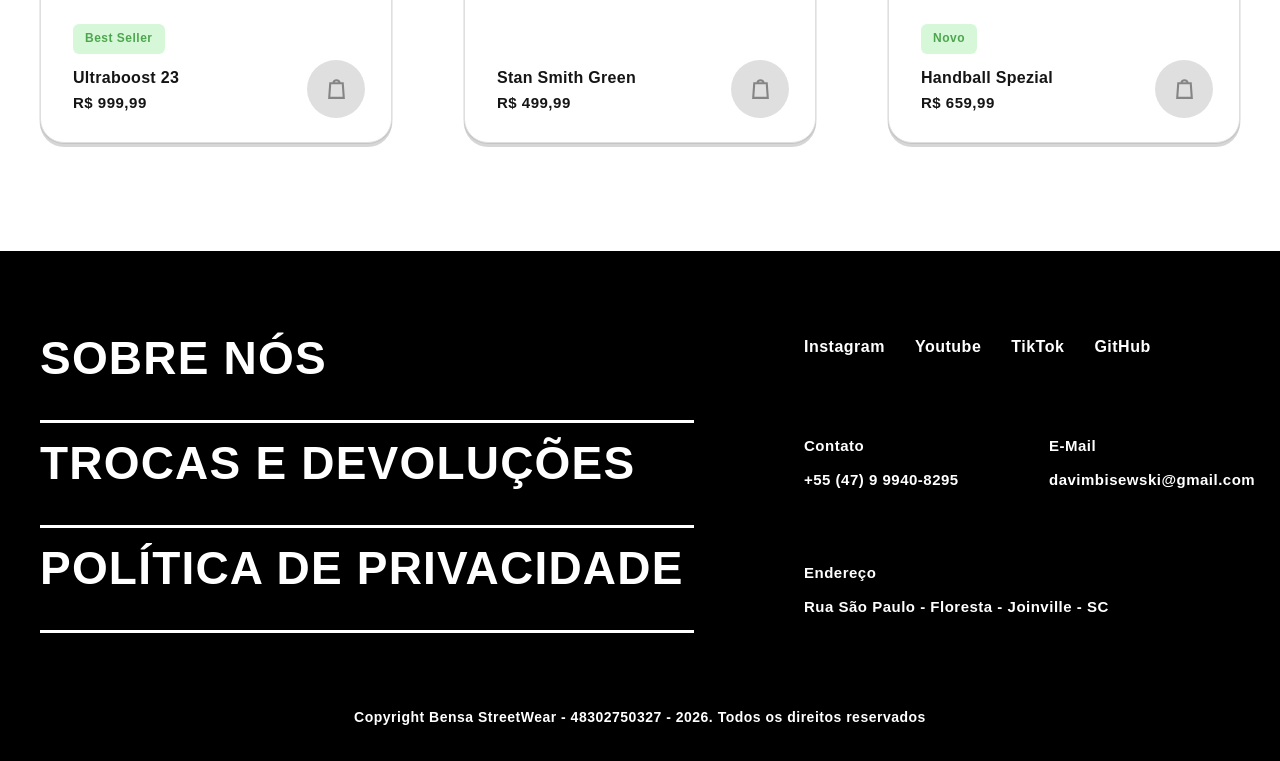
<file: pages/checkout.html>
<!DOCTYPE html>
<html lang="pt-BR">

<head>
  <meta charset="UTF-8">
  <meta name="viewport" content="width=device-width, initial-scale=1.0">
  <title>Checkout | Bensa StreetWear</title>
  <link rel="icon" type="image/svg+xml" href="../images/logo-bensa.svg">
  <link rel="stylesheet" href="../css/styles.css">
  <link rel="stylesheet" href="../css/checkout.css">
  <link rel="stylesheet" href="../components/site-header/site-header.css">
  <link rel="stylesheet" href="../components/site-footer/site-footer.css">
  <link rel="stylesheet" href="../components/cart-overlay/cart-overlay.css">
  <link rel="stylesheet" href="../components/search-overlay/search-overlay.css">

</head>

<body>
  <site-header></site-header>
  <search-overlay></search-overlay>
  <cart-overlay></cart-overlay>

  <main class="checkout-page">
    <div class="checkout-container">
      <h1 class="checkout-title">Finalizar Pedido</h1>

      <div class="checkout-layout">

           <!-- Estrutura de checkout em duas etapas: entrega coleta endereço/CEP e frete; pagamento valida cartão e finaliza o pedido. -->
        <div class="checkout-forms">

          <!-- Navegação entre etapas do checkout; a aba ativa controla qual painel é exibido. -->
          <div class="checkout-tabs">
            <button class="checkout-tab is-active" data-tab="delivery">
              <span class="checkout-tab-num">1</span> Entrega
            </button>
            <button class="checkout-tab" data-tab="payment">
              <span class="checkout-tab-num">2</span> Pagamento
            </button>
          </div>

          <!-- Painel de entrega: captura endereço, CEP e apresenta método de frete selecionado. -->
          <section class="checkout-tab-panel is-active" data-panel="delivery">
            <form data-checkout-form novalidate>
              <div class="checkout-field-row">
                <div class="checkout-field">
                  <label for="checkout-name">Nome completo</label>
                  <input id="checkout-name" name="name" type="text" required>
                </div>
                <div class="checkout-field">
                  <label for="checkout-email">E-mail</label>
                  <input id="checkout-email" name="email" type="email" required readonly>
                </div>
              </div>

              <div class="checkout-field-row">
                <div class="checkout-field checkout-field--cep">
                  <label for="checkout-cep">CEP</label>
                  <div class="cep-input-group">
                    <input id="checkout-cep" name="cep" type="text" placeholder="00000-000" maxlength="9" required>
                    <button type="button" data-cep-search>Buscar</button>
                  </div>
                </div>
                <div class="checkout-field">
                  <label for="checkout-state">Estado</label>
                  <input id="checkout-state" name="state" type="text" required maxlength="2">
                </div>
              </div>

              <div class="checkout-field">
                <label for="checkout-address">Endereço</label>
                <input id="checkout-address" name="address" type="text" placeholder="Rua, Avenida..." required>
              </div>

              <div class="checkout-field-row">
                <div class="checkout-field checkout-field--sm">
                  <label for="checkout-number">Número</label>
                  <input id="checkout-number" name="number" type="text" required>
                </div>
                <div class="checkout-field">
                  <label for="checkout-complement">Complemento</label>
                  <input id="checkout-complement" name="complement" type="text" placeholder="Opcional">
                </div>
              </div>

              <div class="checkout-field-row">
                <div class="checkout-field">
                  <label for="checkout-neighborhood">Bairro</label>
                  <input id="checkout-neighborhood" name="neighborhood" type="text" required>
                </div>
                <div class="checkout-field">
                  <label for="checkout-city">Cidade</label>
                  <input id="checkout-city" name="city" type="text" required>
                </div>
              </div>

                  <!-- Componente de visualização de frete: atualizado via JS a partir de `sessionStorage.checkoutShipping`. -->
              <div class="checkout-shipping-info" data-shipping-info>
                <p class="checkout-shipping-label">Método de entrega</p>
                <div class="checkout-shipping-selected" data-shipping-selected>
                  <span data-shipping-method-label>—</span>
                  <strong data-shipping-price-label>—</strong>
                </div>
              </div>

              <p class="error-message" data-error="delivery"></p>

              <button class="btn-next-tab" type="button" data-next-tab="payment">
                Continuar para Pagamento →
              </button>
            </form>
          </section>

          <!-- Painel de pagamento: captura dados do cartão e permite revisar o valor total antes de concluir. -->
          <section class="checkout-tab-panel" data-panel="payment">
            <form data-payment-form novalidate>
              <p class="checkout-section-label">Cartão de crédito</p>

              <div class="checkout-field">
                <label for="card-number">Número do cartão</label>
                <input id="card-number" name="card_number" type="text" placeholder="0000 0000 0000 0000" maxlength="19"
                  autocomplete="cc-number">
              </div>

              <div class="checkout-field">
                <label for="card-name">Nome no cartão</label>
                <input id="card-name" name="card_name" type="text" placeholder="Como escrito no cartão"
                  autocomplete="cc-name">
              </div>

              <div class="checkout-field-row">
                <div class="checkout-field">
                  <label for="card-expiry">Validade</label>
                  <input id="card-expiry" name="card_expiry" type="text" placeholder="MM/AA" maxlength="5"
                    autocomplete="cc-exp">
                </div>
                <div class="checkout-field checkout-field--sm">
                  <label for="card-cvv">CVV</label>
                  <input id="card-cvv" name="card_cvv" type="text" placeholder="000" maxlength="3"
                    autocomplete="cc-csc">
                </div>
                <div class="checkout-field checkout-field--sm">
                  <label for="card-installments">Parcelas</label>
                  <select id="card-installments" name="card_installments">
                    <option value="1">1x sem juros</option>
                    <option value="2">2x sem juros</option>
                    <option value="3">3x sem juros</option>
                    <option value="6">6x sem juros</option>
                    <option value="12">12x com juros</option>
                  </select>
                </div>
              </div>

              <p class="error-message" data-error="payment"></p>

              <button class="btn-finalizar" type="submit">Finalizar Pedido</button>
            </form>
          </section>

        </div>

        <!-- Resumo do pedido: subtotal, frete e total calculados no cliente -->
        <aside class="checkout-summary">
          <h2>Resumo do Pedido</h2>
          <div class="checkout-items" data-checkout-items></div>
          <div class="checkout-totals">
            <div class="checkout-row">
              <span>Subtotal</span>
              <span data-checkout-subtotal>R$ 0,00</span>
            </div>
            <div class="checkout-row">
              <span>Frete</span>
              <span data-checkout-shipping>—</span>
            </div>
            <div class="checkout-row checkout-total-row">
              <span>Total</span>
              <strong data-checkout-total>R$ 0,00</strong>
            </div>
          </div>
        </aside>

      </div>
    </div>
  </main>

  <site-footer></site-footer>

  <script type="module" src="../main.js"></script>
  <script type="module">
    // Verifica autenticação: redireciona para login com `?redirect=checkout` quando necessário
    const isLoggedIn = localStorage.getItem('isLoggedIn');
    const user = JSON.parse(localStorage.getItem('currentUser') || 'null');
    if (!isLoggedIn || !user?.email) {
      window.location.href = 'login.html?redirect=checkout';
    }

    // Restaura estado de checkout salvo em sessão: `checkoutCart` e `checkoutShipping`.
    // Redireciona para catálogo se o carrinho estiver vazio.
    const savedCart = sessionStorage.getItem('checkoutCart');
    const savedShipping = sessionStorage.getItem('checkoutShipping');
    const cartItems = savedCart ? JSON.parse(savedCart) : [];
    const shippingData = savedShipping ? JSON.parse(savedShipping) : null;

    if (cartItems.length === 0) {
      window.location.href = 'categoria.html?tipo=calcados';
    }

    // Renderiza resumo do pedido. Usa `window.formatPrice` para formatação local.
    const itemsEl = document.querySelector('[data-checkout-items]');
    const subtotalEl = document.querySelector('[data-checkout-subtotal]');
    const shippingEl = document.querySelector('[data-checkout-shipping]');
    const totalEl = document.querySelector('[data-checkout-total]');

    function renderSummary() {
      const subtotal = cartItems.reduce((sum, i) => sum + i.price * i.qty, 0);
      const shippingCost = shippingData?.price ?? 0;
      const total = subtotal + shippingCost;

      itemsEl.innerHTML = cartItems.map(item => `
    <div class="checkout-item">
      <img src="${item.image}" alt="${item.title}">
      <div class="checkout-item-info">
        <p class="checkout-item-title">${item.title}</p>
        <p class="checkout-item-size">Tamanho: ${item.size} · Qtd: ${item.qty}</p>
      </div>
      <strong class="checkout-item-price">${window.formatPrice(item.price * item.qty)}</strong>
    </div>
  `).join('');

      subtotalEl.textContent = window.formatPrice(subtotal);  // ← corrigido
      shippingEl.textContent = shippingData?.price === 0
        ? 'R$ 0,00'
        : window.formatPrice(shippingCost);
      totalEl.textContent = window.formatPrice(total);
    }
    renderSummary();

    // Preenche dados do usuário (fallback para nomes ausentes em cadastros antigos)
    document.getElementById('checkout-name').value = user.name || user.email.split('@')[0];
    document.getElementById('checkout-email').value = user.email;
    document.getElementById('checkout-state').value = user.state || '';
    document.getElementById('checkout-address').value = user.address || '';
    document.getElementById('checkout-neighborhood').value = user.neighborhood || '';
    document.getElementById('checkout-city').value = user.city || '';

    // CEP e frete pré-preenchidos do carrinho
    const cepInput = document.getElementById('checkout-cep');
    if (shippingData?.cep) {
      const c = shippingData.cep.replace(/\D/g, '');
      cepInput.value = c.length === 8 ? c.slice(0, 5) + '-' + c.slice(5) : shippingData.cep;
    } else if (user.cep) {
      cepInput.value = user.cep;
    }

    // Exibir método de frete selecionado
    if (shippingData) {
      document.querySelector('[data-shipping-method-label]').textContent = shippingData.label;
      document.querySelector('[data-shipping-price-label]').textContent =
        window.formatPrice(shippingData.price ?? 0);
    }

    // Busca de CEP: consulta `viacep` e preenche endereço; ignora erros silenciosamente
    const addressInput = document.getElementById('checkout-address');
    const neighborhoodInput = document.getElementById('checkout-neighborhood');
    const cityInput = document.getElementById('checkout-city');
    const stateInput = document.getElementById('checkout-state');
    const cepSearchBtn = document.querySelector('[data-cep-search]');

    cepInput.addEventListener('input', (e) => {
      let v = e.target.value.replace(/\D/g, '');
      if (v.length > 5) v = v.slice(0, 5) + '-' + v.slice(5, 8);
      e.target.value = v;
    });

    async function buscarCep() {
      const cep = cepInput.value.replace(/\D/g, '');
      if (cep.length !== 8) return;
      try {
        const res = await fetch(`https://viacep.com.br/ws/${cep}/json/`);
        const data = await res.json();
        if (!data.erro) {
          addressInput.value = data.logradouro || '';
          neighborhoodInput.value = data.bairro || '';
          cityInput.value = data.localidade || '';
          stateInput.value = data.uf || '';
        }
      } catch { }
    }
    cepSearchBtn.addEventListener('click', buscarCep);
    cepInput.addEventListener('keypress', (e) => {
      if (e.key === 'Enter') { e.preventDefault(); buscarCep(); }
    });

    // Máscaras simples para campos do cartão (formato visual apenas)
    document.getElementById('card-number').addEventListener('input', (e) => {
      let v = e.target.value.replace(/\D/g, '').slice(0, 16);
      e.target.value = v.replace(/(.{4})/g, '$1 ').trim();
    });
    document.getElementById('card-expiry').addEventListener('input', (e) => {
      let v = e.target.value.replace(/\D/g, '').slice(0, 4);
      if (v.length > 2) v = v.slice(0, 2) + '/' + v.slice(2);
      e.target.value = v;
    });
    document.getElementById('card-cvv').addEventListener('input', (e) => {
      e.target.value = e.target.value.replace(/\D/g, '').slice(0, 4);
    });

    // Navegação entre abas com validação mínima na transição de Entrega → Pagamento
    document.querySelectorAll('[data-tab]').forEach(tab => {
      tab.addEventListener('click', () => switchTab(tab.dataset.tab));
    });

    document.querySelectorAll('[data-next-tab]').forEach(btn => {
      btn.addEventListener('click', () => {
        const errorEl = document.querySelector('[data-error="delivery"]');
        const name = document.getElementById('checkout-name').value.trim();
        const cep = cepInput.value.replace(/\D/g, '');
        const address = addressInput.value.trim();
        const number = document.getElementById('checkout-number').value.trim();

        if (!name || !cep || !address || !number) {
          errorEl.textContent = 'Preencha os campos obrigatórios antes de continuar.';
          errorEl.classList.add('is-visible');
          return;
        }
        errorEl.textContent = '';
        errorEl.classList.remove('is-visible');
        switchTab(btn.dataset.nextTab);
      });
    });

    function switchTab(name) {
      document.querySelectorAll('[data-tab]').forEach(t => t.classList.toggle('is-active', t.dataset.tab === name));
      document.querySelectorAll('[data-panel]').forEach(p => p.classList.toggle('is-active', p.dataset.panel === name));
    }

    // Finalização do pedido: validação do formulário de pagamento, montagem do objeto
    // `order` e persistência em `currentUser` + sincronização em `registeredUsers`.
    const paymentForm = document.querySelector('[data-payment-form]');
    paymentForm.addEventListener('submit', (e) => {
      e.preventDefault();
      const errorEl = paymentForm.querySelector('[data-error="payment"]');

      const cardNumber = document.getElementById('card-number').value.replace(/\s/g, '');
      const cardName = document.getElementById('card-name').value.trim();
      const cardExpiry = document.getElementById('card-expiry').value.trim();
      const cardCvv = document.getElementById('card-cvv').value.trim();

      if (!cardNumber || !cardName || !cardExpiry || !cardCvv) {
        errorEl.textContent = 'Preencha todos os dados do cartão.';
        errorEl.classList.add('is-visible');
        return;
      }
      if (cardNumber.length < 16) {
        errorEl.textContent = 'Número do cartão inválido.';
        errorEl.classList.add('is-visible');
        return;
      }

      // Montar pedido
      const subtotal = cartItems.reduce((sum, i) => sum + i.price * i.qty, 0);
      const shippingCost = shippingData?.price ?? 0;
      const cep = cepInput.value.replace(/\D/g, '');

      const order = {
        id: Date.now().toString(36).toUpperCase(),
        date: new Date().toISOString(),
        items: [...cartItems],
        subtotal,
        shipping: shippingData?.label || 'Grátis',
        shippingCost,
        total: subtotal + shippingCost,
        status: 'Confirmado',
        address: {

          cep,
          address: addressInput.value.trim(),
          number: document.getElementById('checkout-number').value.trim(),
          complement: document.getElementById('checkout-complement').value.trim(),
          neighborhood: neighborhoodInput.value.trim(),
          city: cityInput.value.trim(),
          state: stateInput.value.trim(),
        }
      };

      // Salvar pedido no usuário
      const updatedUser = JSON.parse(localStorage.getItem('currentUser') || '{}');
      updatedUser.orders = [...(updatedUser.orders || []), order];
      localStorage.setItem('currentUser', JSON.stringify(updatedUser));

      // Sincronizar lista de usuários
      const users = JSON.parse(localStorage.getItem('registeredUsers') || '[]');
      const idx = users.findIndex(u => u.email === user.email);
      if (idx !== -1) { users[idx] = updatedUser; localStorage.setItem('registeredUsers', JSON.stringify(users)); }

      // Limpar carrinho
      if (window.cartState) window.cartState.items = [];
      document.dispatchEvent(new CustomEvent('cart:updated'));
      sessionStorage.removeItem('checkoutCart');
      sessionStorage.removeItem('checkoutShipping');

      // Feedback
      errorEl.textContent = '✓ Pedido finalizado! Redirecionando...';
      errorEl.style.color = 'var(--color-green)';
      errorEl.classList.add('is-visible');
      setTimeout(() => { window.location.href = 'perfil.html'; }, 2000);
    });
  </script>
</body>

</html>
</file>
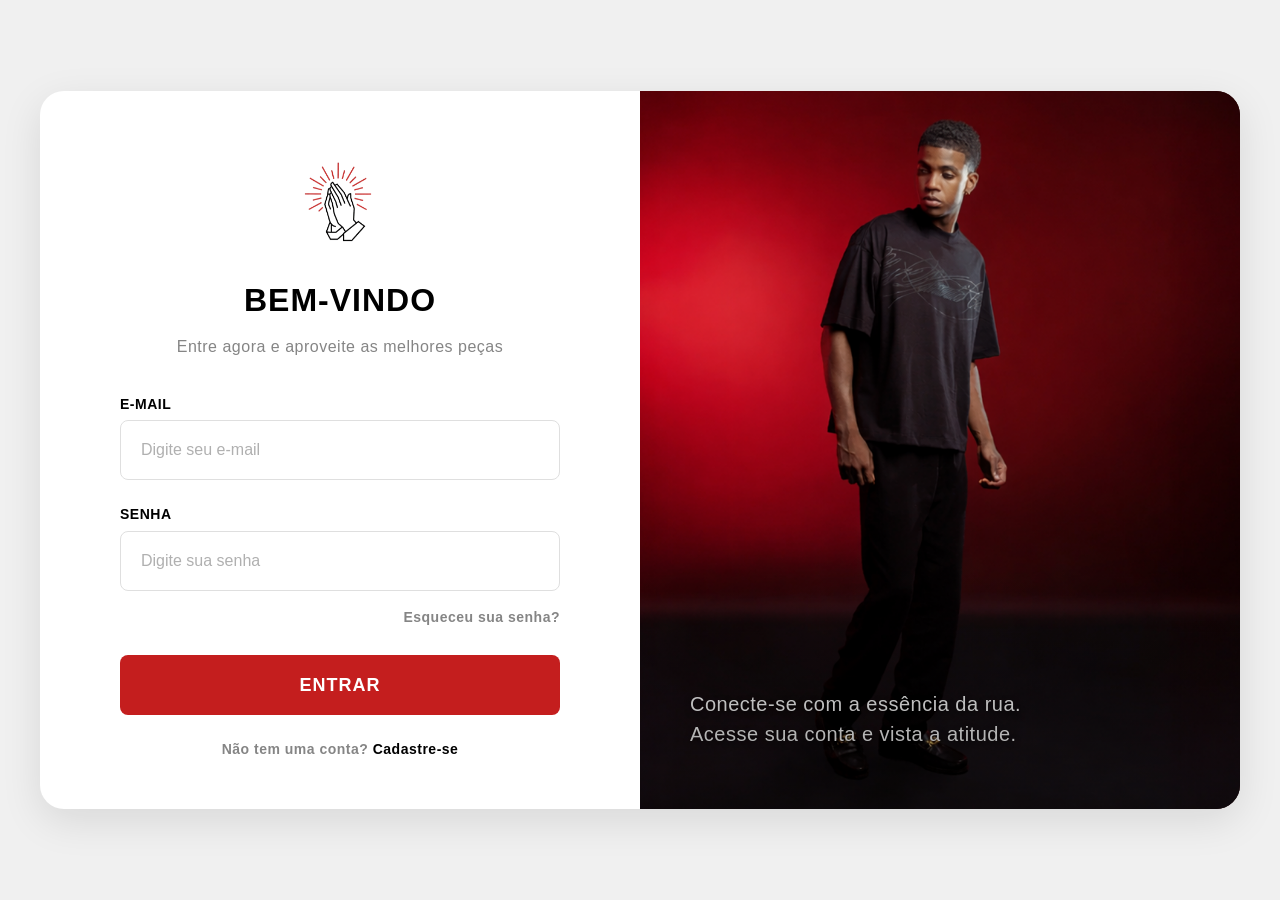
<file: pages/login.html>
<!DOCTYPE html>
<html lang="pt-BR">

<head>
  <meta charset="UTF-8">
  <meta name="viewport" content="width=device-width, initial-scale=1.0">
  <title>Entrar | Bensa StreetWear</title>
  <link rel="icon" type="image/svg+xml" href="../images/logo-bensa.svg">
  <link rel="stylesheet" href="../css/styles.css">
  <link rel="stylesheet" href="../components/auth-layout/auth-layout.css">

</head>

<body class="auth-body">
  <auth-layout variant="login"></auth-layout>
  <script type="module" src="../main.js"></script>
</body>

</html>
</file>
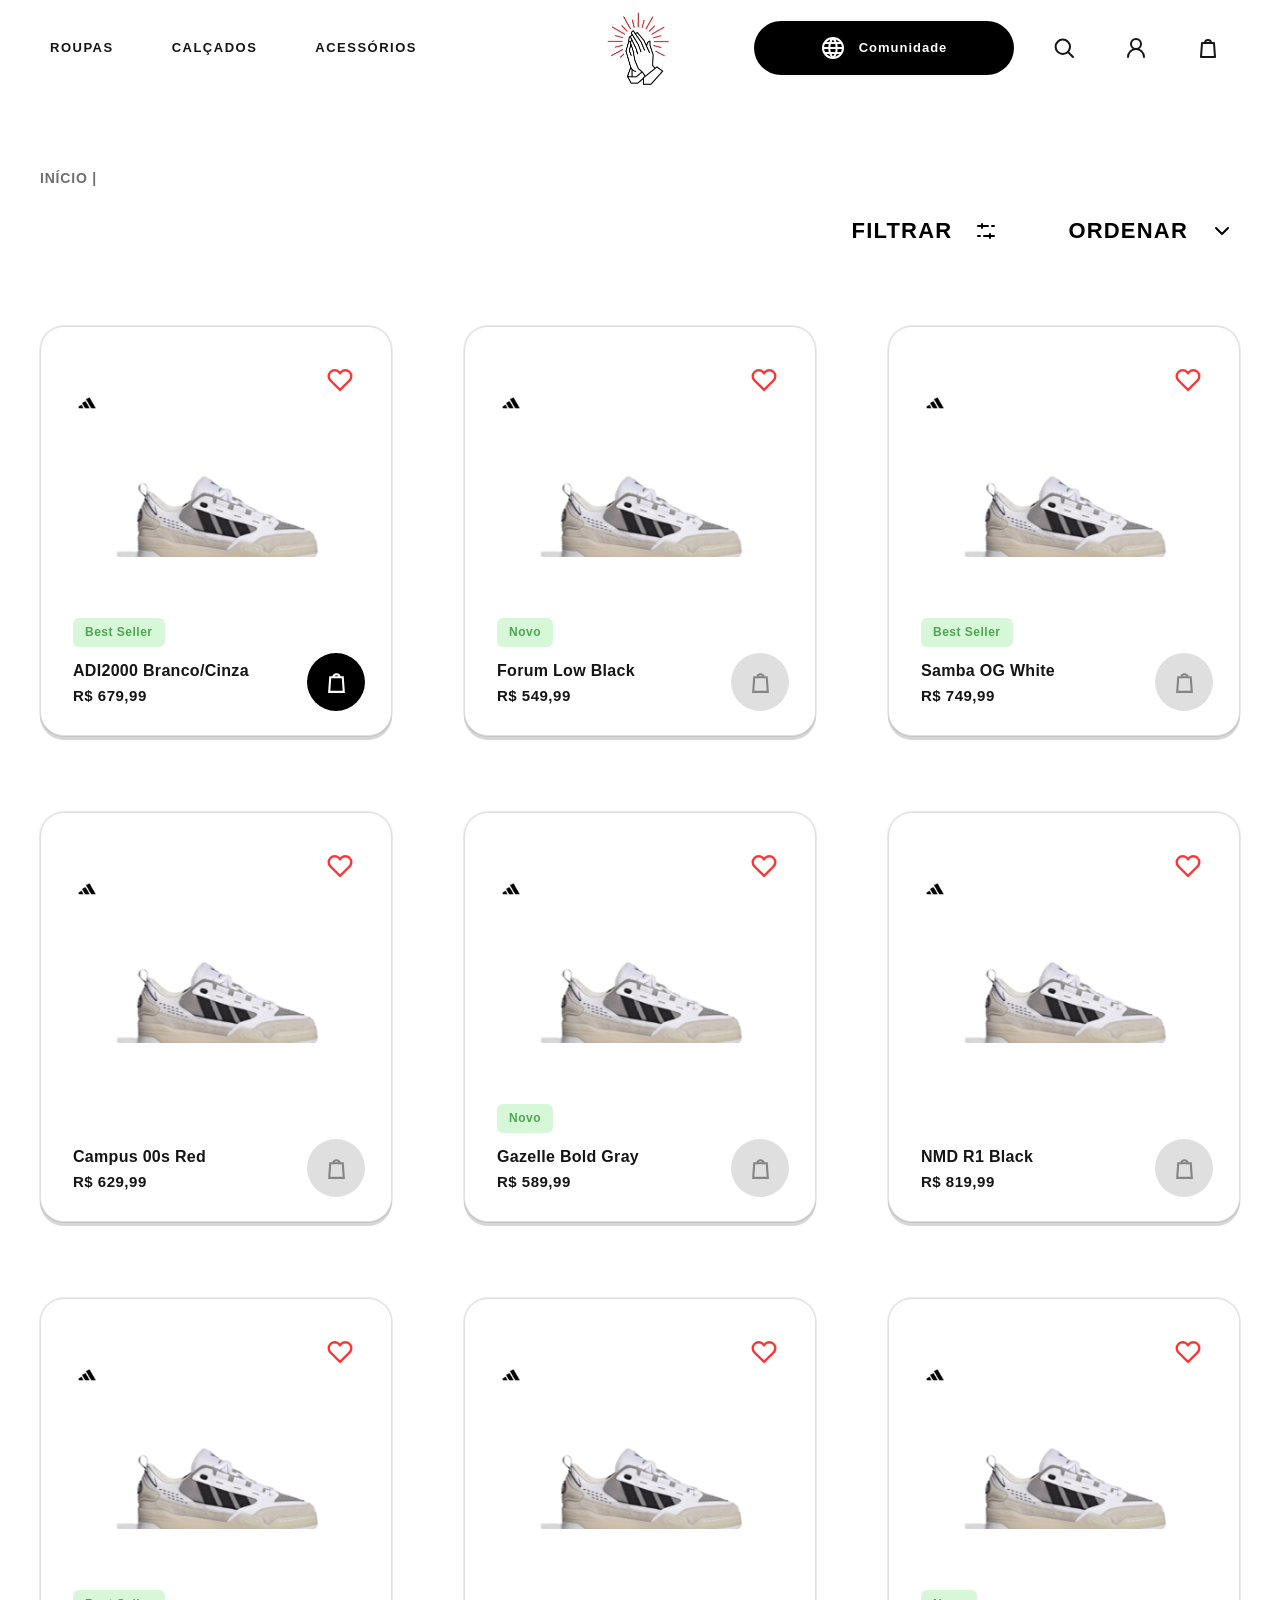
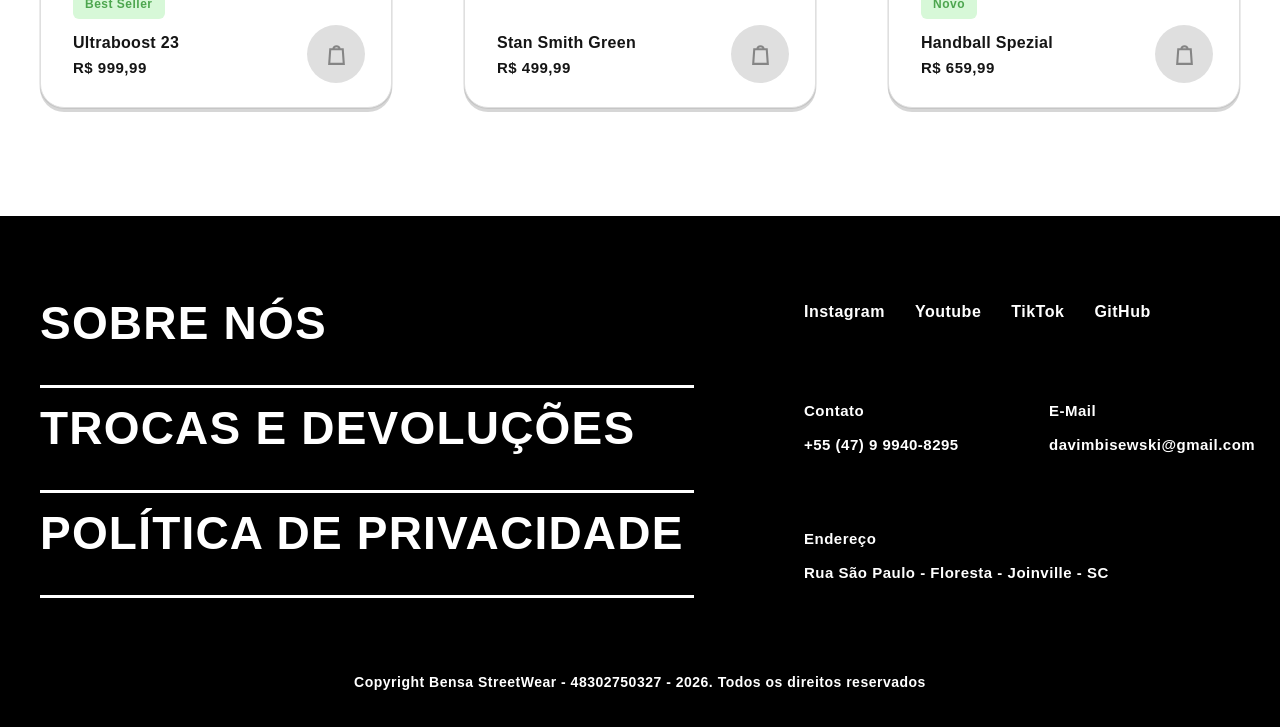
<file: pages/marca.html>
﻿<!doctype html>
<html lang="pt-BR">
  <head>
    <meta charset="UTF-8" />
    <meta name="viewport" content="width=device-width, initial-scale=1.0" />
    <title>Marca | Bensa StreetWear</title>
    <link rel="icon" type="image/svg+xml" href="../images/logo-bensa.svg" />
    <link rel="stylesheet" href="../css/styles.css" />
    <link rel="stylesheet" href="../components/site-header/site-header.css" />
    <link rel="stylesheet" href="../components/site-footer/site-footer.css" />
    <link rel="stylesheet" href="../components/cart-overlay/cart-overlay.css" />
    <link
      rel="stylesheet"
      href="../components/search-overlay/search-overlay.css"
    />
    <link rel="stylesheet" href="../components/product-grid/product-grid.css" />
  </head>

  <body>
    <site-header></site-header>
    <search-overlay></search-overlay>
    <cart-overlay></cart-overlay>

    <main class="catalog-page" data-marca-page>
      <section class="catalog-shell">
        <p class="breadcrumb">
          <a href="../index.html">Início</a> |
          <span data-marca-breadcrumb></span>
        </p>
        <div class="catalog-heading brand-heading-row">
          <h1 class="brand-title" data-marca-title></h1>
          <div class="catalog-tools">
            <button type="button">
              Filtrar
              <svg aria-hidden="true" viewBox="0 0 24 24">
                <path d="M4 7h10M18 7h2M10 17h10M4 17h2M8 5v4M16 15v4" />
              </svg>
            </button>
            <button type="button">
              Ordenar
              <svg aria-hidden="true" viewBox="0 0 24 24">
                <path d="m6 9 6 6 6-6" />
              </svg>
            </button>
          </div>
        </div>
        <product-grid
          class="product-grid catalog-grid"
          data-products="9"
        ></product-grid>
      </section>
    </main>

    <site-footer></site-footer>

    <script type="module" src="../main.js"></script>
  </body>
</html>
</file>
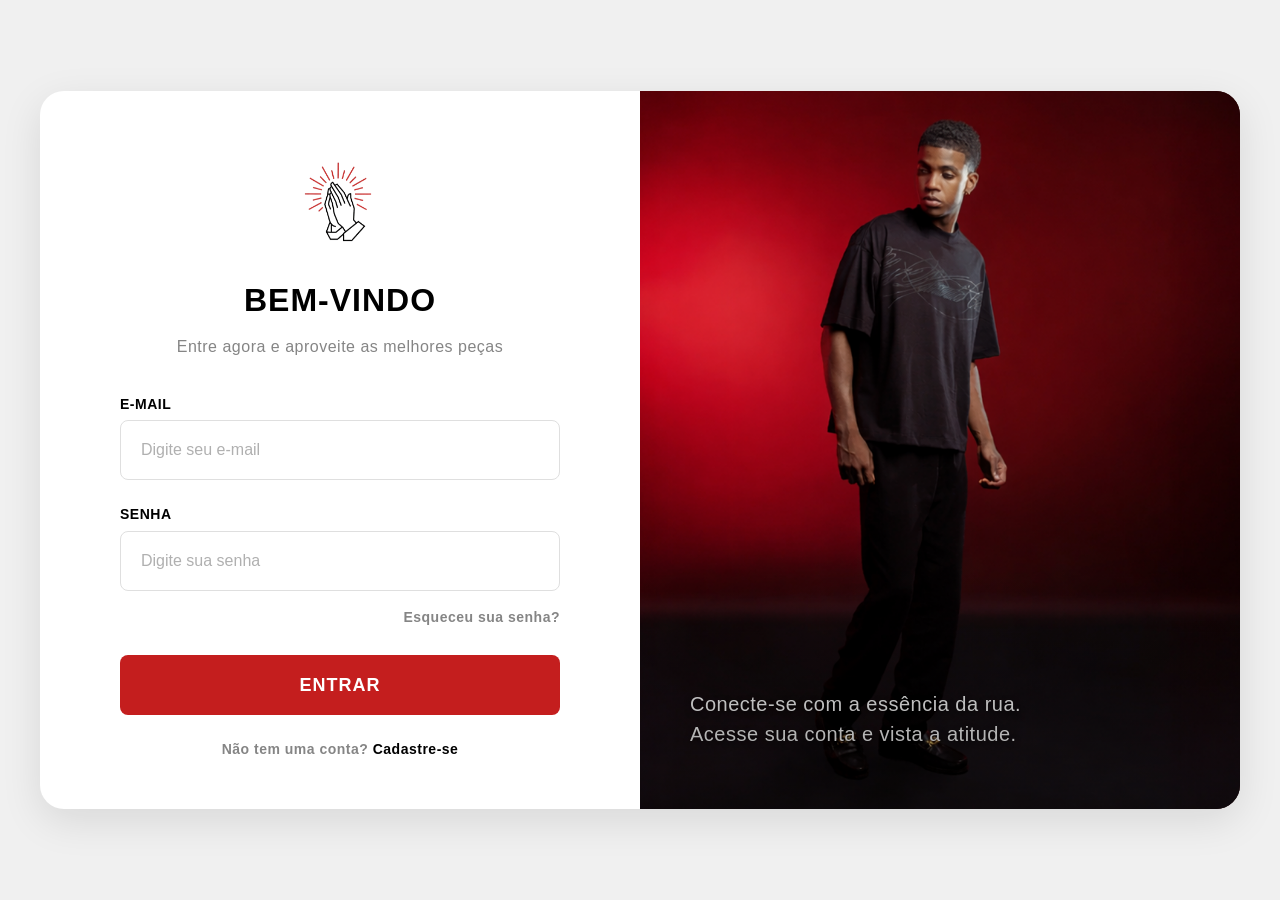
<file: pages/pedido.html>
<!DOCTYPE html>
<html lang="pt-BR">

<head>
    <meta charset="UTF-8">
    <meta name="viewport" content="width=device-width, initial-scale=1.0">
    <title>Pedido | Bensa StreetWear</title>
    <link rel="icon" type="image/svg+xml" href="../images/logo-bensa.svg">
    <link rel="stylesheet" href="../css/styles.css">
    <link rel="stylesheet" href="../css/pedido.css">
    <link rel="stylesheet" href="../components/site-header/site-header.css">
    <link rel="stylesheet" href="../components/site-footer/site-footer.css">
    <link rel="stylesheet" href="../components/cart-overlay/cart-overlay.css">
    <link rel="stylesheet" href="../components/search-overlay/search-overlay.css">

</head>

<body>
    <site-header></site-header>
    <search-overlay></search-overlay>
    <cart-overlay></cart-overlay>

    <main class="order-page">
        <div class="order-container">
            <a href="perfil.html" class="order-back-link">
                <svg viewBox="0 0 24 24" aria-hidden="true">
                    <path d="M19 12H5M12 19l-7-7 7-7" />
                </svg>
                Voltar para o perfil
            </a>
            <h1 class="order-title">Detalhes do Pedido</h1>

            <div class="order-header-detail">
                <div>
                    <p class="order-header-id" data-order-id></p>
                    <p class="order-header-date" data-order-date></p>
                </div>
                <span class="order-status-badge" data-order-status></span>
            </div>

            <section class="order-items-section">
                <h2>Itens do Pedido</h2>
                <div class="order-items-list" data-order-items></div>
            </section>

            <section class="order-totals-section">
                <div class="order-total-row">
                    <span>Subtotal</span>
                    <span data-order-subtotal></span>
                </div>
                <div class="order-total-row">
                    <span>Frete</span>
                    <span data-order-shipping></span>
                </div>
                <div class="order-total-row order-total-final">
                    <span>Total</span>
                    <strong data-order-total></strong>
                </div>
            </section>

            <section class="order-address-section">
                <h2>Endereço de Entrega</h2>
                <div class="order-address-grid" data-order-address></div>
            </section>
        </div>
    </main>

    <site-footer></site-footer>

    <script type="module" src="../main.js"></script>
    <script type="module">
        const isLoggedIn = localStorage.getItem('isLoggedIn');
        const user = JSON.parse(localStorage.getItem('currentUser') || 'null');
        if (!isLoggedIn || !user?.email) {
            window.location.href = 'login.html';
        }

        const params = new URLSearchParams(window.location.search);
        const orderId = params.get('id');
        if (!orderId) {
            window.location.href = 'perfil.html';
        }

        const order = (user.orders || []).find(o => o.id === orderId);
        if (!order) {
            window.location.href = 'perfil.html';
        }

        document.querySelector('[data-order-id]').textContent = `Pedido #${order.id}`;
        document.querySelector('[data-order-date]').textContent = new Date(order.date).toLocaleDateString('pt-BR', {
            day: '2-digit', month: 'long', year: 'numeric', hour: '2-digit', minute: '2-digit'
        });
        document.querySelector('[data-order-status]').textContent = order.status;

        const itemsContainer = document.querySelector('[data-order-items]');
        itemsContainer.innerHTML = (order.items || []).map(item => `
  <div class="order-item-row">
    <img src="${item.image}" alt="${item.title}">
    <div class="order-item-info">
      <p class="order-item-name">${item.title}</p>
      <p class="order-item-meta">Tamanho: ${item.size} &middot; Qtd: ${item.qty}</p>
    </div>
    <strong class="order-item-price">${window.formatPrice(item.price * item.qty)}</strong>
  </div>
`).join('');

        const subtotal = order.items.reduce((sum, i) => sum + i.price * i.qty, 0);
        document.querySelector('[data-order-subtotal]').textContent = window.formatPrice(subtotal);
        document.querySelector('[data-order-total]').textContent = window.formatPrice(order.total);

        // Renderiza frete do pedido com fallback para 'Grátis' quando `shippingCost` for zero/undefined
        const shippingEl = document.querySelector('[data-order-shipping]');
        if (shippingEl) {
            shippingEl.textContent = (order.shippingCost === 0 || !order.shippingCost)
                ? 'Grátis'
                : window.formatPrice(order.shippingCost);
        }

        const addr = order.address;
        if (addr) {
            const addressContainer = document.querySelector('[data-order-address]');
            addressContainer.innerHTML = `
        <div><strong>CEP</strong><p>${addr.cep || '-'}</p></div>
        <div><strong>Endereço</strong><p>${addr.address || '-'}, ${addr.number || '-'}</p></div>
        ${addr.complement ? `<div><strong>Complemento</strong><p>${addr.complement}</p></div>` : ''}
        <div><strong>Bairro</strong><p>${addr.neighborhood || '-'}</p></div>
        <div><strong>Cidade</strong><p>${addr.city || '-'}</p></div>
        <div><strong>Estado</strong><p>${addr.state || '-'}</p></div>
      `;
        }
    </script>
</body>

</html>
</file>
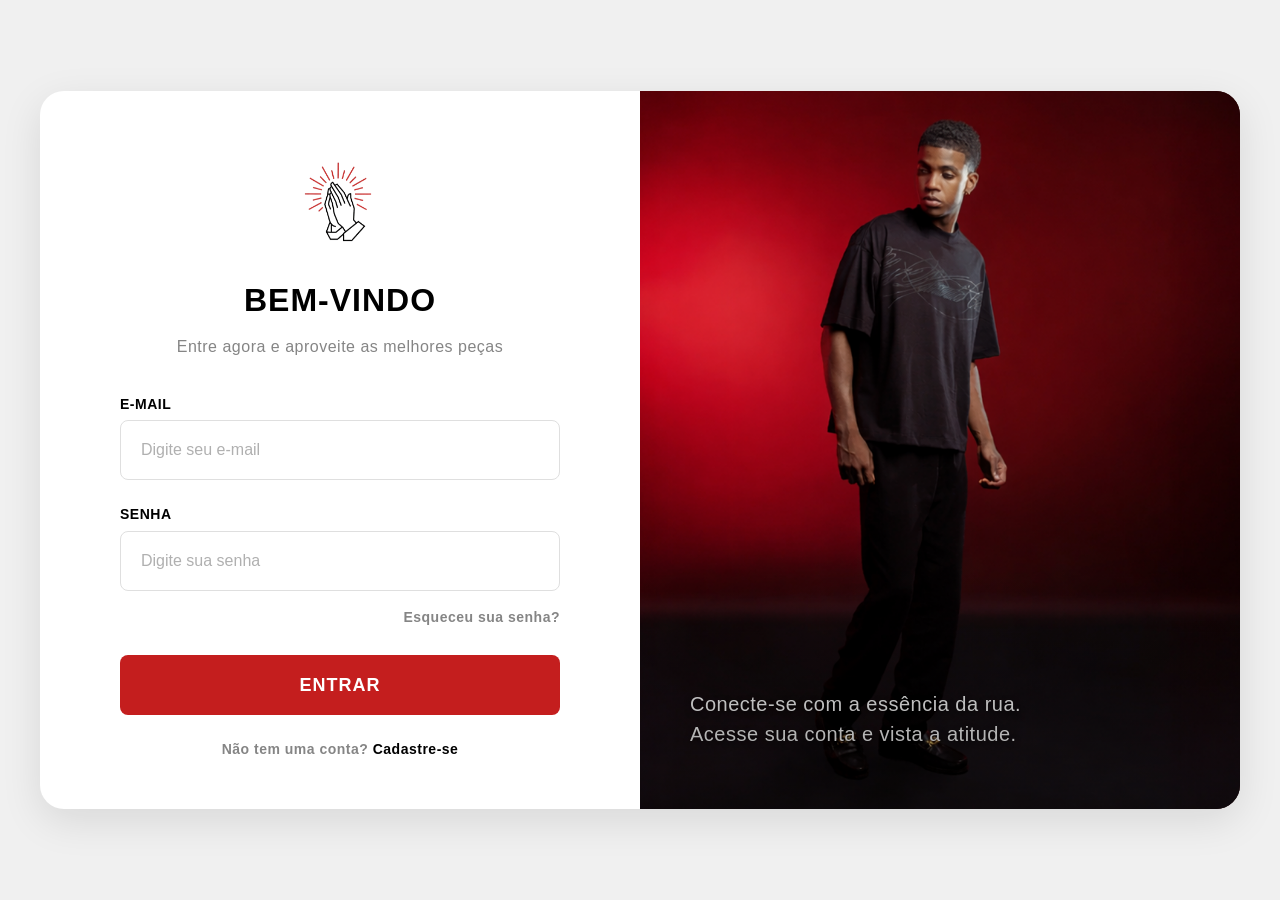
<file: pages/perfil.html>
<!DOCTYPE html>
<html lang="pt-BR">

<head>
  <meta charset="UTF-8">
  <meta name="viewport" content="width=device-width, initial-scale=1.0">
  <title>Meu Perfil | Bensa StreetWear</title>
  <link rel="icon" type="image/svg+xml" href="../images/logo-bensa.svg">
  <link rel="stylesheet" href="../css/styles.css">
  <link rel="stylesheet" href="../components/site-header/site-header.css">
  <link rel="stylesheet" href="../components/site-footer/site-footer.css">
  <link rel="stylesheet" href="../components/cart-overlay/cart-overlay.css">
  <link rel="stylesheet" href="../components/search-overlay/search-overlay.css">
  <link rel="stylesheet" href="../css/perfil.css">
</head>

<body>
  <site-header></site-header>
  <search-overlay></search-overlay>
  <cart-overlay></cart-overlay>

  <main class="profile-page">
    <section class="profile-container">
      <aside class="profile-sidebar">
        <div class="profile-card">
          <h2>Olá, <span data-user-name>Usuário</span>!</h2>
          <p class="profile-email" data-user-email></p>
        </div>

        <nav class="profile-nav">
          <button type="button" data-nav-btn="info" class="nav-btn is-active">Informações</button>
          <button type="button" data-nav-btn="favorites" class="nav-btn">Favoritos</button>
          <button type="button" data-nav-btn="orders" class="nav-btn">Histórico de Pedidos</button>
          <button class="profile-logout" type="button" data-logout>
            <svg viewBox="0 0 24 24" aria-hidden="true">
              <path d="M9 21H5a2 2 0 0 1-2-2V5a2 2 0 0 1 2-2h4M16 17l5-5-5-5M21 12H9" />
            </svg>
            Sair
          </button>
        </nav>
      </aside>

      <section class="profile-content">

           <!-- Painel de informações pessoais: exibe campos do `currentUser` e atualiza os dados via modal. -->
        <div class="profile-tab is-active" data-tab="info">
          <h3>Informações Pessoais</h3>
          <div class="profile-info-grid">
            <div><label>E-mail</label>
              <p data-info="email">-</p>
            </div>
            <div><label>CEP</label>
              <p data-info="cep">-</p>
            </div>
            <div><label>Endereço</label>
              <p data-info="address">-</p>
            </div>
            <div><label>Data de Cadastro</label>
              <p data-info="createdAt">-</p>
            </div>
          </div>
          <div id="btn-container">
            <button class="edit-btn" type="button" data-edit-profile>Editar Perfil</button>
          </div>
        </div>

        <!-- Painel de favoritos: renderiza `user.favorites` e persiste remoções em localStorage. -->
        <div class="profile-tab" data-tab="favorites">
          <h3>Meus Favoritos</h3>
          <div class="favorites-grid" data-favorites-list></div>
        </div>

        <!-- Painel de histórico de pedidos: renderiza `user.orders` com links para a página detalhada. -->
        <div class="profile-tab" data-tab="orders">
          <h3>Histórico de Pedidos</h3>
          <div class="orders-list" data-orders-list></div>
        </div>

      </section>
    </section>
  </main>

  <site-footer></site-footer>

  <script type="module" src="../main.js"></script>
  <script type="module">
    const isLoggedIn = localStorage.getItem('isLoggedIn');
    const user = JSON.parse(localStorage.getItem('currentUser') || 'null');
    if (!isLoggedIn || !user?.email) { window.location.href = 'login.html'; }

    const userName = user.name || user.email.split('@')[0];
    document.querySelector('[data-user-name]').textContent = userName;
    document.querySelector('[data-user-email]').textContent = user.email;

    document.querySelector('[data-info="email"]').textContent = user.email;
    document.querySelector('[data-info="cep"]').textContent = user.cep || '-';
    document.querySelector('[data-info="address"]').textContent = user.address || '-';

    if (user.createdAt) {
      document.querySelector('[data-info="createdAt"]').textContent =
        new Date(user.createdAt).toLocaleDateString('pt-BR');
    }

    // Renderiza favoritos do usuário e gerencia remoção (persiste em localStorage)
    const favList = document.querySelector('[data-favorites-list]');
    const favs = user.favorites ?? [];

    if (favs.length === 0) {
      favList.classList.add('is-empty');
      favList.innerHTML = `
        <div class="empty-state">
          <p>Você ainda não tem favoritos.<br>Comece a adicionar!</p>
          <a href="categoria.html?tipo=calcados" class="btn-ver-produtos">Ver Produtos</a>
        </div>`;
    } else {
      favList.classList.remove('is-empty');
      favList.innerHTML = favs.map(fav => `
        <div class="favorite-item" data-fav-id="${fav.id}">
          <a href="produto.html?id=${fav.id}">
            <img src="${fav.image}" alt="${fav.title}">
          </a>
          <h4><a href="produto.html?id=${fav.id}">${fav.title}</a></h4>
         <p>${window.formatPrice(fav.price)}</p>

          <div class="fav-actions">
            <button type="button" class="bag-button"
              data-add-to-cart
              data-product='${JSON.stringify({ id: fav.id, title: fav.title, price: fav.price, image: fav.image, size: 'Único' })}'>
              <svg aria-hidden="true" viewBox="0 0 24 24"><path d="M6 7h12l1 14H5L6 7ZM9 7a3 3 0 0 1 6 0"/></svg>
              Adicionar
            </button>
            <button type="button" class="fav-remove-btn" data-remove-fav="${fav.id}" aria-label="Remover dos favoritos">
              <svg viewBox="0 0 24 24" aria-hidden="true"><path d="M12 21.35l-1.45-1.32C5.4 15.36 2 12.28 2 8.5 2 5.42 4.42 3 7.5 3c1.74 0 3.41.81 4.5 2.09C13.09 3.81 14.76 3 16.5 3 19.58 3 22 5.42 22 8.5c0 3.78-3.4 6.86-8.55 11.54L12 21.35z"/></svg>
            </button>
          </div>
        </div>`).join('');
    }

    favList.addEventListener('click', (e) => {
      const btn = e.target.closest('[data-remove-fav]');
      if (!btn) return;
      const id = btn.dataset.removeFav;
      const updated = JSON.parse(localStorage.getItem('currentUser') || '{}');
      updated.favorites = (updated.favorites ?? []).filter(f => f.id !== id);
      localStorage.setItem('currentUser', JSON.stringify(updated));
      const users = JSON.parse(localStorage.getItem('registeredUsers') || '[]');
      const idx = users.findIndex(u => u.email === updated.email);
      if (idx !== -1) { users[idx] = updated; localStorage.setItem('registeredUsers', JSON.stringify(users)); }
      document.querySelector(`[data-fav-id="${id}"]`)?.remove();
      if (!favList.querySelector('.favorite-item')) {
        favList.classList.add('is-empty');
        favList.innerHTML = `
          <div class="empty-state">
            <p>Você ainda não tem favoritos.<br>Comece a adicionar!</p>
            <a href="categoria.html?tipo=calcados" class="btn-ver-produtos">Ver Produtos</a>
          </div>`;
      }
    });

    // Renderiza histórico de pedidos. Detecta ausência e exibe estado vazio.
    const ordersList = document.querySelector('[data-orders-list]');
    const orders = user.orders ?? [];

    if (orders.length === 0) {
      ordersList.innerHTML = `<p class="empty-state">Você ainda não realizou nenhum pedido.</p>`;
    } else {
      ordersList.innerHTML = orders.map(order => `
  <a href="pedido.html?id=${order.id}" class="order-item">
    <div class="order-header">
      <p class="order-id">Pedido #${order.id}</p>
      <p class="order-date">${new Date(order.date).toLocaleDateString('pt-BR')}</p>
    </div>
    <div class="order-details">
      <p><strong>Itens:</strong> ${order.items.length}</p>
      <p><strong>Total:</strong> ${window.formatPrice(order.total)}</p>
      <p><strong>Status:</strong> <span class="order-status">${order.status}</span></p>
    </div>
  </a>
`).join('');
    }

    // Handlers de navegação das abas do perfil (info, favoritos, pedidos)
    document.querySelectorAll('[data-nav-btn]').forEach(btn => {
      btn.addEventListener('click', () => {
        const tab = btn.dataset.navBtn;
        document.querySelectorAll('[data-nav-btn]').forEach(b => b.classList.remove('is-active'));
        document.querySelectorAll('[data-tab]').forEach(t => t.classList.remove('is-active'));
        btn.classList.add('is-active');
        document.querySelector(`[data-tab="${tab}"]`)?.classList.add('is-active');
      });
    });

    document.querySelector('[data-logout]').addEventListener('click', () => {
      localStorage.removeItem('isLoggedIn');
      localStorage.removeItem('currentUser');
      window.location.href = 'login.html';
    });

    document.querySelector('[data-edit-profile]').addEventListener('click', () => {
      // Cria modal de edição de perfil (DOM dinâmico, sem biblioteca)
      const overlay = document.createElement('div');
      overlay.className = 'modal-overlay';
      overlay.setAttribute('data-modal-overlay', '');

      const modal = document.createElement('div');
      modal.className = 'modal-content';
      modal.setAttribute('role', 'dialog');
      modal.setAttribute('aria-modal', 'true');
      modal.setAttribute('aria-labelledby', 'modal-title');

      // Preencher com o HTML do formulário
      const current = JSON.parse(localStorage.getItem('currentUser') || '{}');
      modal.innerHTML = `
    <h2 id="modal-title">Editar Perfil</h2>
    <form data-edit-form novalidate>
      <label for="edit-cep">CEP</label>
      <div class="cep-input-group">
        <input id="edit-cep" name="cep" type="text" placeholder="00000-000" maxlength="9" value="${current.cep || ''}" required>
        <button type="button" data-cep-search aria-label="Buscar CEP">Buscar</button>
      </div>
      <p class="error-message" data-error="cep"></p>

      <label for="edit-address">Endereço</label>
      <input id="edit-address" name="address" type="text" placeholder="Rua, Avenida..." value="${current.address || ''}">

      <label for="edit-neighborhood">Bairro</label>
      <input id="edit-neighborhood" name="neighborhood" type="text" placeholder="Bairro" value="${current.neighborhood || ''}">

      <label for="edit-city">Cidade</label>
      <input id="edit-city" name="city" type="text" placeholder="Cidade" value="${current.city || ''}">

      <label for="edit-new-password">Nova senha (opcional)</label>
      <input id="edit-new-password" name="new-password" type="password" placeholder="Deixe em branco para manter a atual">
      <p class="error-message" data-error="new-password"></p>

      <label for="edit-confirm-password">Confirmar nova senha</label>
      <input id="edit-confirm-password" name="confirm-password" type="password" placeholder="Confirme a nova senha">
      <p class="error-message" data-error="confirm-password"></p>

      <p class="error-message" data-error="general"></p>

      <div class="modal-actions">
        <button type="button" class="btn-cancel" data-cancel>Cancelar</button>
        <button type="submit" class="btn-save">Salvar</button>
      </div>
    </form>
  `;

      overlay.appendChild(modal);
      document.body.appendChild(overlay);

      // Eventos de fechamento do modal (overlay click, botão cancelar, Escape)
      const closeModal = () => {
        overlay.remove();
        document.body.classList.remove('no-scroll');
      };

      overlay.addEventListener('click', (e) => {
        if (e.target === overlay) closeModal();
      });

      modal.querySelector('[data-cancel]').addEventListener('click', closeModal);

      document.addEventListener('keydown', function escHandler(e) {
        if (e.key === 'Escape') {
          closeModal();
          document.removeEventListener('keydown', escHandler);
        }
      });

      // Busca de CEP dentro do modal — valida e mostra mensagens de erro no modal
      const cepInput = modal.querySelector('#edit-cep');
      const addressInput = modal.querySelector('#edit-address');
      const neighborhoodInput = modal.querySelector('#edit-neighborhood');
      const cityInput = modal.querySelector('#edit-city');
      const searchBtn = modal.querySelector('[data-cep-search]');

      // Formatar CEP enquanto digita
      cepInput.addEventListener('input', (e) => {
        let v = e.target.value.replace(/\D/g, '');
        if (v.length > 5) v = v.slice(0, 5) + '-' + v.slice(5, 8);
        e.target.value = v;
      });

      const buscarCep = async () => {
        const cepEl = modal.querySelector('[data-error="cep"]');
        cepEl.textContent = '';
        cepEl.classList.remove('is-visible');

        const cep = cepInput.value.replace(/\D/g, '');
        if (cep.length !== 8) {
          cepEl.textContent = 'CEP deve ter 8 dígitos.';
          cepEl.classList.add('is-visible');
          return;
        }

        try {
          const res = await fetch(`https://viacep.com.br/ws/${cep}/json/`);
          const data = await res.json();
          console.log(data)
          if (data.erro) {
            cepEl.textContent = 'CEP não encontrado.';
            cepEl.classList.add('is-visible');
            return;
          }
          addressInput.value = data.logradouro || '';
          neighborhoodInput.value = data.bairro || '';
          cityInput.value = data.localidade || ''
        } catch {
          cepEl.textContent = 'Erro ao buscar CEP.';
          cepEl.classList.add('is-visible');
        }
      };

      searchBtn.addEventListener('click', buscarCep);
      cepInput.addEventListener('keypress', (e) => {
        if (e.key === 'Enter') {
          e.preventDefault();
          buscarCep();
        }
      });

      // Submissão do formulário de edição: validações, persistência e feedback
      const form = modal.querySelector('[data-edit-form]');
      form.addEventListener('submit', (e) => {
        e.preventDefault();

        // Limpar erros anteriores
        form.querySelectorAll('.error-message').forEach(el => {
          el.textContent = '';
          el.classList.remove('is-visible');
        });

        const cep = cepInput.value.replace(/\D/g, '');
        const address = addressInput.value.trim();
        // Lê `neighborhood` e `city` do formulário para manter compatibilidade com cadastros antigos
        const neighborhood = neighborhoodInput.value.trim();
        const city = cityInput.value.trim();
        const newPassword = form.querySelector('#edit-new-password').value;
        const confirmPassword = form.querySelector('#edit-confirm-password').value;

        let hasError = false;

        // Validar CEP
        if (cep.length !== 8) {
          const cepEl = form.querySelector('[data-error="cep"]');
          cepEl.textContent = 'CEP deve ter 8 dígitos.';
          cepEl.classList.add('is-visible');
          hasError = true;
        }

        // Validar nova senha
        if (newPassword) {
          if (newPassword.length < 6) {
            const passEl = form.querySelector('[data-error="new-password"]');
            passEl.textContent = 'Senha deve ter no mínimo 6 caracteres.';
            passEl.classList.add('is-visible');
            hasError = true;
          }

          if (!confirmPassword) {
            const confEl = form.querySelector('[data-error="confirm-password"]');
            confEl.textContent = 'Confirme a nova senha.';
            confEl.classList.add('is-visible');
            hasError = true;
          } else if (newPassword !== confirmPassword) {
            const confEl = form.querySelector('[data-error="confirm-password"]');
            confEl.textContent = 'As senhas não conferem.';
            confEl.classList.add('is-visible');
            hasError = true;
          }
        }

        if (hasError) return;

        // Persiste alterações em `currentUser` e sincroniza `registeredUsers`
        const user = JSON.parse(localStorage.getItem('currentUser') || '{}');
        user.cep = cep;
        user.address = address;
        // Persiste bairro e cidade quando fornecidos; mantém compatibilidade com registros anteriores.
        if (neighborhood) user.neighborhood = neighborhood;
        if (city) user.city = city;
        if (newPassword) {
          user.password = newPassword;
        }

        localStorage.setItem('currentUser', JSON.stringify(user));

        // Sincronizar registeredUsers
        const users = JSON.parse(localStorage.getItem('registeredUsers') || '[]');
        const idx = users.findIndex(u => u.email === user.email);
        if (idx !== -1) {
          users[idx] = user;
          localStorage.setItem('registeredUsers', JSON.stringify(users));
        }

        // Atualiza os elementos da página com os novos dados do usuário
        const cepEl = document.querySelector('[data-info="cep"]');
        const addrEl = document.querySelector('[data-info="address"]');
        if (cepEl) cepEl.textContent = cep;
        if (addrEl) addrEl.textContent = address;

        // Feedback visual após atualização bem-sucedida
        const infoTab = document.querySelector('[data-tab="info"]');
        let successMsg = infoTab.querySelector('.success-message');
        if (!successMsg) {
          successMsg = document.createElement('p');
          successMsg.className = 'success-message';
          successMsg.style.cssText = `
        padding: 10px 14px;
        margin: 24px 0 0;
        border-radius: 6px;
        background: #d7f8d8;
        color: var(--color-green);
        font-weight: 600;
        font-size: 14px;
      `;
          infoTab.appendChild(successMsg);
        }
        successMsg.textContent = 'Perfil atualizado com sucesso!';
        setTimeout(() => { if (successMsg) successMsg.remove(); }, 3500);

        closeModal();
      });

      // Bloquear scroll da página
      document.body.classList.add('no-scroll');
    });
  </script>
</body>

</html>
</file>
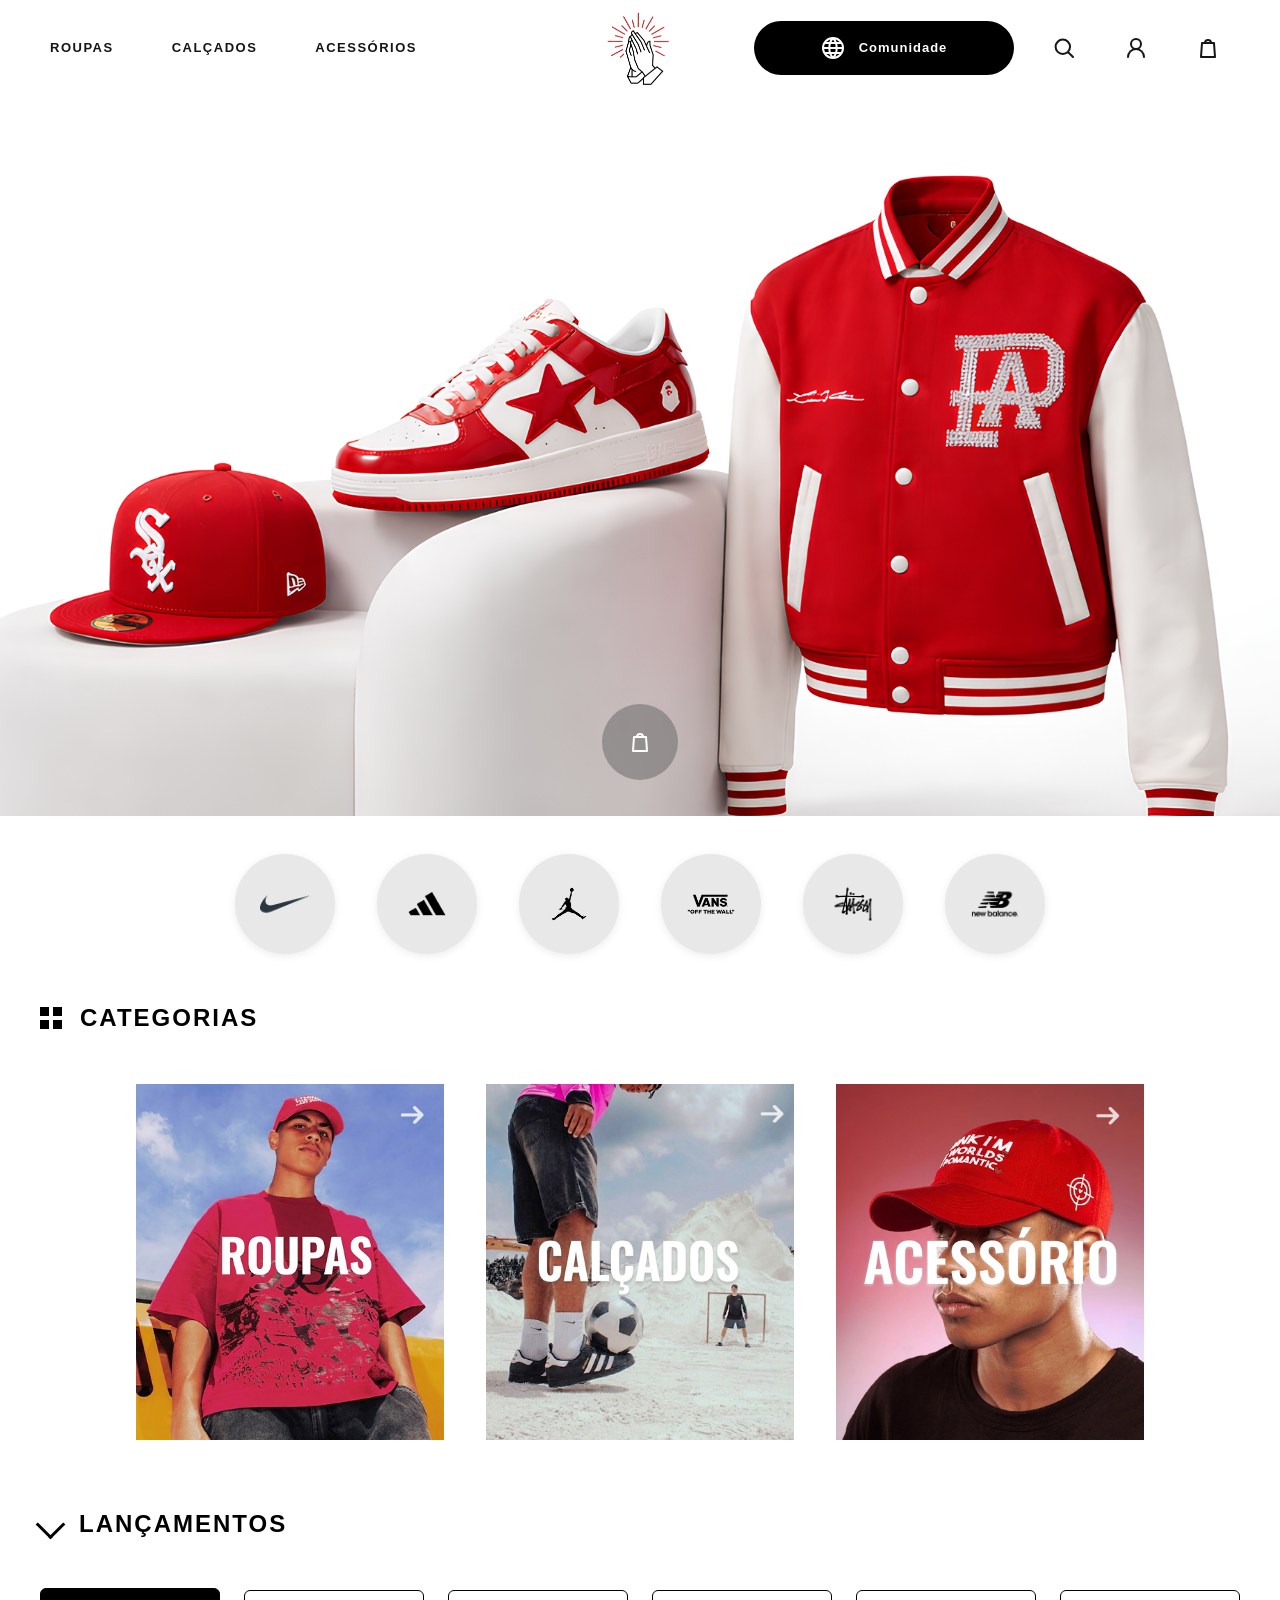
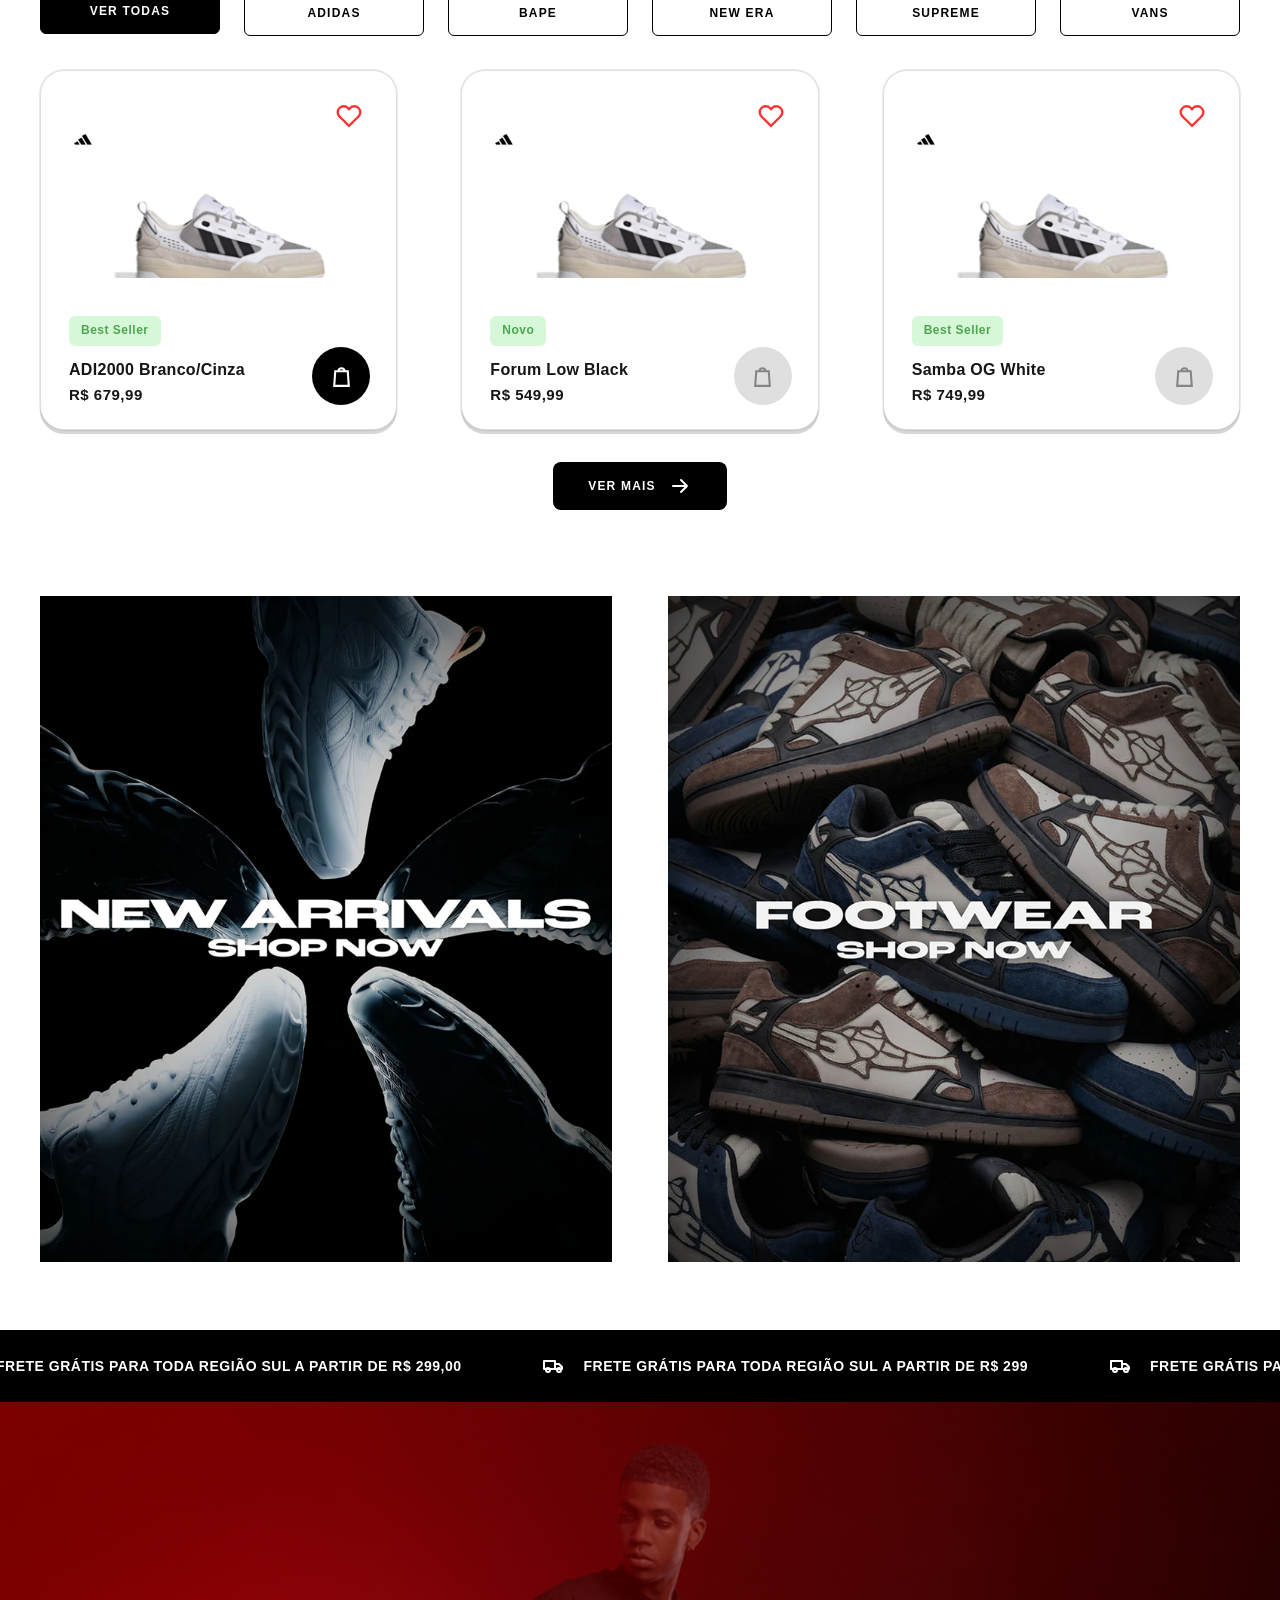
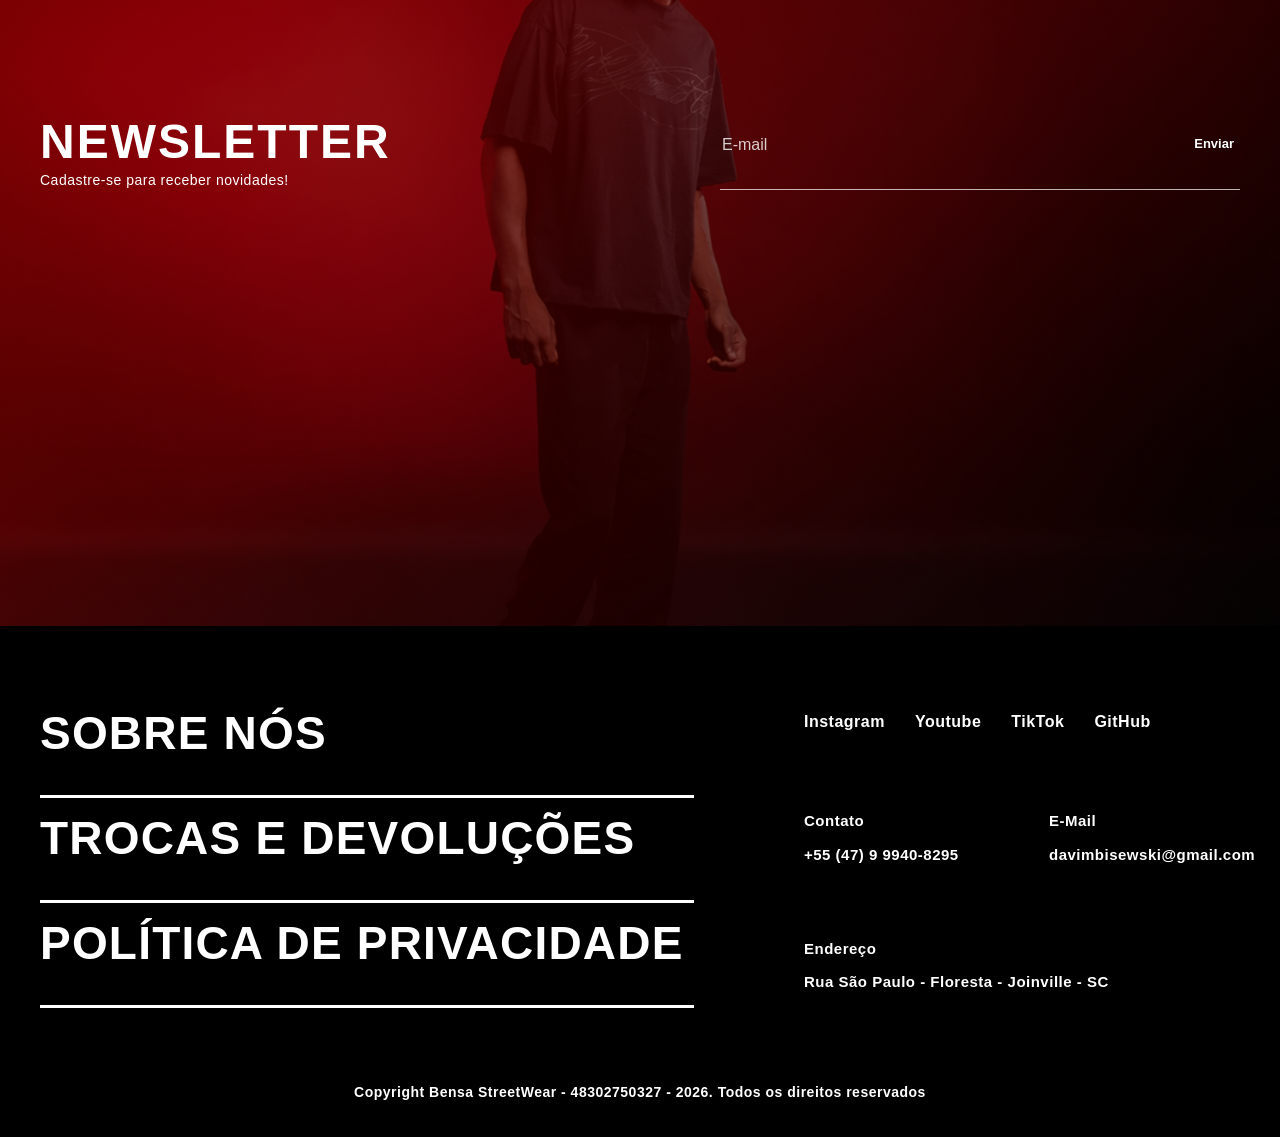
<file: pages/produto.html>
<!doctype html>
<html lang="pt-BR">
  <head>
    <meta charset="UTF-8" />
    <meta name="viewport" content="width=device-width, initial-scale=1.0" />
    <title>Produto | Bensa StreetWear</title>
    <link rel="icon" type="image/svg+xml" href="../images/logo-bensa.svg" />
    <link rel="stylesheet" href="../css/styles.css" />
    <link rel="stylesheet" href="../css/produto.css" />
    <link rel="stylesheet" href="../components/site-header/site-header.css" />
    <link rel="stylesheet" href="../components/site-footer/site-footer.css" />
    <link rel="stylesheet" href="../components/cart-overlay/cart-overlay.css" />
    <link
      rel="stylesheet"
      href="../components/search-overlay/search-overlay.css"
    />
  </head>

  <body>
    <site-header></site-header>
    <search-overlay></search-overlay>
    <cart-overlay></cart-overlay>

    <main class="product-page">
      <section class="product-detail">
        <div class="product-gallery">
          <img src="../images/product-shirt.png" alt="" />
        </div>
        <div class="product-info">
          <p class="breadcrumb">
            <a href="../index.html">INÍCIO</a> |
            <a href="categoria.html?tipo=roupas">ROUPAS</a> |
            <span data-breadcrumb-name></span>
          </p>
          <h1 data-product-title></h1>
          <p class="detail-price" data-product-price></p>
          <p class="installments" data-product-installments></p>
          <p class="shipping-note">
            Frete grátis a partir de R$299.00 para toda região sul
          </p>

          <fieldset class="size-field">
            <legend>Tamanhos</legend>
            <div class="size-options">
              <button type="button" data-size>P</button>
              <button type="button" data-size>M</button>
              <button type="button" data-size>G</button>
              <button type="button" data-size>GG</button>
            </div>
          </fieldset>

          <div class="buy-row">
            <div class="quantity-control" aria-label="Quantidade">
              <button
                type="button"
                data-qty-minus
                aria-label="Diminuir quantidade"
              >
                −
              </button>
              <span data-qty-value>1</span>
              <button
                type="button"
                data-qty-plus
                aria-label="Aumentar quantidade"
              >
                +
              </button>
            </div>
            <button class="buy-button" type="button" data-add-to-cart>
              COMPRAR
            </button>
          </div>

          <!-- Botão de favorito do produto: controla `currentUser.favorites` isoladamente usando `data-favorite-product`. -->
          <button class="favorite-wide" type="button" data-favorite-product>
            <span data-fav-label>SALVAR COMO FAVORITOS</span>
            <svg aria-hidden="true" viewBox="0 0 24 24">
              <path
                d="M20.8 4.6a5.5 5.5 0 0 0-7.8 0L12 5.7l-1-1.1a5.5 5.5 0 0 0-7.8 7.8l1 1L12 21l7.8-7.6 1-1a5.5 5.5 0 0 0 0-7.8Z"
              />
            </svg>
          </button>
        </div>
      </section>
    </main>

    <site-footer></site-footer>

    <script type="module" src="../main.js"></script>
    <script type="module">
      import { findProductById } from "../js/catalog.js";

      const params = new URLSearchParams(window.location.search);
      const productId = params.get("id");
      const product = productId ? findProductById(productId) : null;

      if (!product) {
        console.warn("Produto não encontrado. Redirecionando...");
        window.location.href = "../index.html";
      } else {
        document.title = `${product.title} | Bensa StreetWear`;

        const img = document.querySelector(".product-gallery img");
        if (img) {
          img.src = product.image;
          img.alt = product.title;
        }

        const nameEl = document.querySelector("[data-product-title]");
        const bcEl = document.querySelector("[data-breadcrumb-name]");
        const priceEl = document.querySelector("[data-product-price]");
        const instEl = document.querySelector("[data-product-installments]");

        if (nameEl) nameEl.textContent = product.title;
        if (bcEl) bcEl.textContent = product.title.toUpperCase();
        if (priceEl) priceEl.textContent = window.formatPrice(product.price);
        if (instEl)
          instEl.textContent = `3 X De ${window.formatPrice(product.price / 3)} Sem Juros`;

        // Favorito: alterna presença em `currentUser.favorites`. Requer autenticação.
        const favBtn = document.querySelector("[data-favorite-product]");
        const favLabel = document.querySelector("[data-fav-label]");

        function getFavorites() {
          const u = JSON.parse(localStorage.getItem("currentUser") || "null");
          return u?.favorites ?? [];
        }

        function updateFavBtn() {
          const isFav = getFavorites().some((f) => f.id === product.id);
          favBtn?.classList.toggle("is-active", isFav);
          if (favLabel)
            favLabel.textContent = isFav
              ? "SALVO NOS FAVORITOS"
              : "SALVAR COMO FAVORITOS";
        }

        updateFavBtn();

        favBtn?.addEventListener("click", () => {
          if (!localStorage.getItem("isLoggedIn")) {
            window.location.href = "login.html";
            return;
          }

          const user = JSON.parse(localStorage.getItem("currentUser") || "{}");
          user.favorites = user.favorites ?? [];
          const idx = user.favorites.findIndex((f) => f.id === product.id);

          if (idx !== -1) {
            user.favorites.splice(idx, 1);
          } else {
            user.favorites.push({
              id: product.id,
              title: product.title,
              price: product.price,
              image: product.image,
            });
          }

          localStorage.setItem("currentUser", JSON.stringify(user));

          const users = JSON.parse(
            localStorage.getItem("registeredUsers") || "[]",
          );
          const ui = users.findIndex((u) => u.email === user.email);
          if (ui !== -1) {
            users[ui] = user;
            localStorage.setItem("registeredUsers", JSON.stringify(users));
          }

          updateFavBtn();
        });
      }

      // Pequeno atraso para garantir que `cartState` (registrado por `cart-overlay`) esteja disponível
      // antes de anexar handlers que o utilizam; evita usar DOMContentLoaded dentro de módulos.
      setTimeout(() => {
        document.addEventListener("click", (e) => {
          const t = e.target;

          if (t.closest("[data-qty-plus]")) {
            const span = document.querySelector("[data-qty-value]");
            if (span) span.textContent = Number(span.textContent) + 1;
          }

          if (t.closest("[data-qty-minus]")) {
            const span = document.querySelector("[data-qty-value]");
            if (span)
              span.textContent = Math.max(1, Number(span.textContent) - 1);
          }

          if (t.closest("[data-add-to-cart]") && product) {
            const qty = Number(
              document.querySelector("[data-qty-value]")?.textContent || 1,
            );
            const sizeActive = document.querySelector("[data-size].is-active");
            const item = {
              ...product,
              size: sizeActive?.textContent || "Único",
              qty: 1,
            };

            for (let i = 0; i < qty; i++) {
              window.cartState?.add(item);
            }

            document.querySelector("cart-overlay")?._open();
          }
        });
      }, 0);
    </script>
  </body>
</html>
</file>
<file: css/styles.css>
@import url('https://fonts.googleapis.com/css2?family=Arimo:wght@400;700;900&family=Poppins:wght@400;500;600;700;800;900&display=swap');

:root {
    --color-black: #000;
    --color-white: #fff;
    --color-text: #151515;
    --color-muted: #858585;
    --color-soft: #f3f3f3;
    --color-line: #dfdfdf;
    --color-red: #c41e1e;
    --color-red-dark: #8b0000;
    --color-red-soft: #ff6464;
    --color-green-bg: #d7f8d8;
    --color-green: #4da64f;
    --shadow-card: 0 4px 0 rgba(0, 0, 0, .16), 0 0 0 1px rgba(0, 0, 0, .08);
    --shadow-soft: 0 8px 22px rgba(0, 0, 0, .18);
    --container: 1560px;
    --gutter: 40px;
    font-family: Montserrat, Arial, Helvetica, sans-serif;
    letter-spacing: 0.5px;
}

* {
    box-sizing: border-box;
}

html {
    scroll-behavior: smooth;
}

body {
    margin: 0;
    color: var(--color-text);
    background: var(--color-white);
    font-family: Montserrat, Arial, Helvetica, sans-serif;
    line-height: 1.45;
}

body.no-scroll {
    overflow: hidden;
}

img {
    display: block;
    max-width: 100%;
}

a {
    color: inherit;
    text-decoration: none;
}

button,
input {
    font: inherit;
}

button {
    cursor: pointer;
}

:focus-visible {
    outline: 3px solid var(--color-red);
    outline-offset: 4px;
}

.sr-only {
    position: absolute;
    width: 1px;
    height: 1px;
    padding: 0;
    margin: -1px;
    overflow: hidden;
    clip: rect(0, 0, 0, 0);
    white-space: nowrap;
    border: 0;
}

.section-shell,
.catalog-shell {
    width: min(var(--container), calc(100% - var(--gutter) * 2));
    margin: 0 auto;
}

.section-title {
    margin: 0 0 54px;
    display: flex;
    align-items: center;
    gap: 18px;
    color: var(--color-black);
    font-size: 24px;
    line-height: 1;
    text-transform: uppercase;
    font-weight: 900;
    letter-spacing: 2px;
}

.title-icon {
    width: 22px;
    height: 22px;
    display: grid;
    grid-template-columns: repeat(2, 1fr);
    gap: 4px;
}

.title-icon::before,
.title-icon::after {
    content: "";
}

.title-icon,
.title-icon::before,
.title-icon::after {
    background:
        linear-gradient(var(--color-black), var(--color-black)) 0 0 / 9px 9px no-repeat,
        linear-gradient(var(--color-black), var(--color-black)) 13px 0 / 9px 9px no-repeat,
        linear-gradient(var(--color-black), var(--color-black)) 0 13px / 9px 9px no-repeat,
        linear-gradient(var(--color-black), var(--color-black)) 13px 13px / 9px 9px no-repeat;
}

.product-card {
    position: relative;
    min-height: 360px;
    padding: 26px 28px 24px;
    border: 1px solid var(--color-line);
    border-radius: 24px;
    background: var(--color-white);
    box-shadow: var(--shadow-card);
    display: flex;
    flex-direction: column;
    transition: transform .2s ease, box-shadow .2s ease;
}

.product-card:hover {
    transform: translateY(-4px);
    box-shadow: 0 8px 0 rgba(0, 0, 0, .13), 0 0 0 1px rgba(0, 0, 0, .08);
}

.product-top {
    position: relative;
    min-height: 205px;
    display: flex;
    align-items: center;
    justify-content: center;
}

.product-top a {
    display: block;
}

.product-top img {
    width: 85%;
    max-height: 180px;
    object-fit: contain;
    margin: 28px auto 0;
}

.adidas-mark {
    position: absolute;
    top: 0;
    left: 0;
    width: 38px;
    height: 32px;
    display: inline-block;
}

.adidas-mark span,
.adidas-large span {
    position: absolute;
    bottom: 0;
    width: 9px;
    background: var(--color-black);
    transform: skew(-25deg);
}

.adidas-mark span:nth-child(1) {
    left: 2px;
    height: 10px;
}

.adidas-mark span:nth-child(2) {
    left: 14px;
    height: 20px;
}

.adidas-mark span:nth-child(3) {
    left: 26px;
    height: 30px;
}

.favorite-button {
    position: absolute;
    top: 0;
    right: 0;
    width: 38px;
    height: 38px;
    border: 0;
    color: #ff3333;
    background: transparent;
    display: grid;
    place-items: center;
}

.favorite-button svg {
    width: 26px;
    height: 26px;
    fill: none;
    stroke: currentColor;
    stroke-width: 2.2;
}

.favorite-button.is-active svg {
    fill: currentColor;
}

.product-badge {
    width: max-content;
    margin-top: auto;
    padding: 6px 12px;
    border-radius: 6px;
    color: var(--color-green);
    background: var(--color-green-bg);
    font-size: 12px;
    font-weight: 800;
}

.product-title {
    margin: 14px 58px 0 0;
    color: var(--color-text);
    font-size: 16px;
    font-weight: 600;
    line-height: 1.2;
    letter-spacing: 0.3px;
}

.product-title:hover {
    color: var(--color-red);
}

.product-price {
    margin-top: 5px;
    font-size: 15px;
    font-weight: 900;
    letter-spacing: 0.5px;
}

.bag-button {
    position: absolute;
    right: 26px;
    bottom: 24px;
    width: 58px;
    height: 58px;
    border: 0;
    border-radius: 50%;
    color: var(--color-white);
    background: var(--color-black);
    display: grid;
    place-items: center;
    transition: background .2s ease, transform .2s ease;
}

.bag-button:hover {
    background: var(--color-red);
    transform: translateY(-3px);
}

.bag-button svg {
    width: 25px;
    height: 25px;
    fill: none;
    stroke: currentColor;
    stroke-width: 2;
}



.bag-button.is-disabled,
.bag-button:disabled {
    background: var(--color-line);
    color: var(--color-muted);
    cursor: not-allowed;
    transform: none;
}

.bag-button.is-disabled:hover,
.bag-button:disabled:hover {
    background: var(--color-line);
    transform: none;
}

@media (max-width: 1200px) {
    :root {
        --gutter: 36px;
    }
}

@media (max-width: 768px) {
    :root {
        --gutter: 20px;
    }
}

@media (max-width: 420px) {
    .product-card {
        padding: 22px;
    }

    .product-title {
        font-size: 16px;
    }
}
</file>
<file: css/index.css>
.hero-home {
  position: relative;
  height: 720px;
  overflow: hidden;
  background: var(--color-soft);
}

.hero-home img {
  width: 100%;
  height: 100%;
  object-fit: cover;
  object-position: center;
}

.hero-bag {
  position: absolute;
  left: 50%;
  bottom: 36px;
  width: 76px;
  height: 76px;
  border: 0;
  border-radius: 50%;
  display: grid;
  place-items: center;
  color: var(--color-white);
  background: rgba(100, 100, 100, .5);
  transform: translateX(-50%);
  transition: background .2s ease, transform .2s ease;
  backdrop-filter: blur(4px);
}

.hero-bag svg {
  width: 24px;
  height: 24px;
  fill: none;
  stroke: currentColor;
  stroke-width: 2;
  stroke-linecap: round;
  stroke-linejoin: round;
}

.hero-bag:hover {
  background: var(--color-black);
  transform: translateX(-50%) translateY(-3px);
}

.brand-strip {
  max-width: 1180px;
  margin: 38px auto 52px;
  padding: 0 24px;
  display: flex;
  justify-content: center;
  gap: 42px;
  flex-wrap: wrap;
}

.brand-strip a {
  width: auto !important;
  height: auto !important;
  border-radius: 0 !important;
  overflow: visible !important;
  background: transparent !important;
}

.brand-logo-circle {
  width: 100px;
  height: 100px;
  border-radius: 50%;
  background-color: #E8E8E8;
  display: flex;
  align-items: center;
  justify-content: center;
  box-shadow: 0 2px 8px rgba(0, 0, 0, 0.08);
}

.brand-logo-circle img {
  width: 70px;
  height: 55px;
  object-fit: contain;
}

.brand-strip a:hover {
  transform: translateY(-5px);
  filter: contrast(1.05);
}

.brand-strip img {
  width: 96px;
  height: 96px;
  border-radius: 50%;
  object-fit: contain;
  background: transparent;
}

.brand-card-image {
  max-width: 70px;
  max-height: 50px;
  object-fit: contain;
  border-radius: 0;
}

.category-grid {
  display: grid;
  grid-template-columns: repeat(3, 1fr);
  gap: 42px;
  padding: 0 96px;
}

.category-card {
  aspect-ratio: 445 / 515;
  overflow: hidden;
  background: var(--color-soft);
  transition: transform .2s ease, box-shadow .2s ease;
}

.category-card:hover {
  transform: translateY(-5px);
  box-shadow: var(--shadow-soft);
}

.category-card img {
  width: 100%;
  height: 100%;
  object-fit: cover;
}

.releases-section {
  margin-top: 72px;
}

.section-title.angled::before {
  content: "";
  width: 18px;
  height: 18px;
  border-left: 3px solid var(--color-black);
  border-bottom: 3px solid var(--color-black);
  transform: rotate(-45deg);
}

.center-actions {
  display: flex;
  justify-content: center;
}

.more-button {
  min-width: 174px;
  height: 48px;
  padding: 0 22px;
  border-radius: 8px;
  display: inline-flex;
  align-items: center;
  justify-content: center;
  gap: 12px;
  color: var(--color-white);
  background: var(--color-black);
  font-size: 12px;
  font-weight: 700;
  letter-spacing: 1px;
  transition: background .2s ease, transform .2s ease;
  text-transform: uppercase;
  font-weight: 800;
  letter-spacing: 1.2px;
  white-space: nowrap;
}

.more-button:hover {
  background: var(--color-red);
  transform: translateY(-2px);
}

.more-button svg {
  width: 24px;
  height: 24px;
  fill: none;
  stroke: currentColor;
  stroke-width: 2;
  stroke-linecap: round;
  stroke-linejoin: round;
}

.promo-grid {
  margin-top: 86px;
  margin-bottom: 68px;
  display: grid;
  grid-template-columns: repeat(2, 1fr);
  gap: 56px;
}

.promo-grid a {
  overflow: hidden;
  background: var(--color-black);
}

.promo-grid img {
  width: 100%;
  aspect-ratio: 825 / 960;
  object-fit: cover;
  transition: transform .25s ease;
}

.promo-grid a:hover img {
  transform: scale(1.025);
}

.newsletter {
  min-height: 824px;
  display: flex;
  align-items: center;
  background:
    linear-gradient(135deg, rgba(139, 0, 0, .85) 0%, rgba(75, 0, 0, .6) 50%, rgba(0, 0, 0, .7) 100%),
    url("../images/banner-footer.png") center / cover no-repeat;
}

.newsletter-content {
  width: min(var(--container), calc(100% - var(--gutter) * 2));
  margin: 0 auto;
  padding: 0 0 120px;
  display: grid;
  grid-template-columns: 1fr minmax(280px, 520px);
  gap: 60px;
  align-items: end;
  color: var(--color-white);
}

.newsletter h2 {
  margin: 0;
  font-size: 48px;
  line-height: 1;
  text-transform: uppercase;
  font-weight: 900;
  letter-spacing: 2px;
}

.newsletter p {
  margin: 4px 0 0;
  font-size: 14px;
}

.newsletter-form {
  display: grid;
  grid-template-columns: 1fr auto;
  align-items: center;
  border-bottom: 1px solid rgba(255, 255, 255, .7);
}

.newsletter-form input {
  min-height: 46px;
  border: 0;
  color: var(--color-white);
  background: transparent;
}

.newsletter-form input::placeholder {
  color: rgba(255, 255, 255, .8);
}

.newsletter-form button {
  border: 0;
  color: var(--color-white);
  background: transparent;
  font-size: 13px;
  font-weight: 700;
}

.newsletter-form .form-feedback {
  grid-column: 1 / -1;
  min-height: 18px;
}

.newsletter-form input:focus {
  outline: none;
  box-shadow: none;
}

.shipping-bar {
  overflow: hidden;
  padding: 18px 0;
  min-height: 72px;
  display: flex;
  align-items: center;
  background: var(--color-black);
  color: var(--color-white);
}

.shipping-bar-track {
  display: flex;
  align-items: center;
  gap: 80px;
  will-change: transform;
  white-space: nowrap;
}

.shipping-bar-item {
  display: flex;
  align-items: center;
  gap: 18px;
  flex-shrink: 0;
}

.shipping-bar-item svg {
  width: 24px;
  height: 24px;
  fill: none;
  stroke: currentColor;
  stroke-width: 2;
  stroke-linecap: round;
  stroke-linejoin: round;
}

.shipping-bar-item span {
  text-transform: uppercase;
  font-size: 14px;
  font-weight: 800;
  letter-spacing: 0.5px;
  white-space: nowrap;
}

 
@media (max-width: 1200px) {
  .category-grid {
    padding: 0;
  }
}

@media (max-width: 1024px) {
  .hero-home {
    height: 570px;
  }
}

@media (max-width: 768px) {
  .hero-home {
    height: 430px;
  }

  .brand-strip {
    gap: 18px;
    margin: 28px auto 40px;
  }

  .brand-strip a {
    width: auto;
    height: auto;
  }

  .brand-strip img {
    width: 82px;
    height: 82px;
  }

  .brand-logo-circle img {
    width: 70px !important;
    height: 55px !important;
  }

  .section-title {
    margin-bottom: 28px;
    font-size: 18px;
  }

  .category-grid,
  .promo-grid,
  .newsletter-content {
    grid-template-columns: 1fr;
  }

  .promo-grid {
    gap: 24px;
  }

  .newsletter {
    min-height: 520px;
  }

  .newsletter-content {
    padding-bottom: 56px;
    gap: 34px;
  }

  .newsletter h2 {
    font-size: 32px;
  }
}

@media (max-width: 420px) {
  .hero-home {
    height: 360px;
  }

  .hero-home img {
    object-position: center;
  }
}
</file>
<file: components/site-header/site-header.css>
.site-header {
    position: sticky;
    top: 0;
    z-index: 30;
    background: rgba(255, 255, 255, 0.8);
    backdrop-filter: blur(10px);
    -webkit-backdrop-filter: blur(10px)
}

.site-header.has-shadow {
    box-shadow: 0 4px 8px rgba(0, 0, 0, .18);
}

.nav-shell {
    min-height: 96px;
    display: grid;
    grid-template-columns: 1fr auto 1fr;
    align-items: center;
    gap: 28px;
    padding: 0 50px;
}

.nav-links,
.nav-actions {
    display: flex;
    align-items: center;
    gap: 58px;
}

.nav-actions {
    justify-content: flex-end;
    gap: 28px;
}

.nav-links a {
    text-transform: uppercase;
    font-weight: 800;
    letter-spacing: 1.2px;
    font-size: 13px;
    font-weight: 900;
    letter-spacing: 1.5px;
    transition: color .2s ease, transform .2s ease;
}

.nav-links a:hover,
.nav-links a:focus-visible {
    color: var(--color-red);
}

.brand {
    width: 88px;
    justify-self: center;
}

.brand img {
    width: 100%;
    height: 92px;
    object-fit: contain;
}

.community-link {
    min-width: 260px;
    height: 54px;
    padding: 0 28px;
    border-radius: 999px;
    display: inline-flex;
    align-items: center;
    justify-content: center;
    gap: 14px;
    color: var(--color-white);
    background: var(--color-black);
    font-size: 13px;
    font-weight: 700;
    letter-spacing: 1px;
    overflow: hidden;
    white-space: nowrap;
    transition: transform .2s ease, background .2s ease, min-width .3s ease, padding .3s ease, gap .3s ease;
}

.community-link span {
    display: inline-block;
    max-width: 200px;
    opacity: 1;
    overflow: hidden;
    transition: opacity .25s ease, max-width .3s ease;
}

.site-header.is-scrolled .community-link,
.community-link.is-collapsed {
    min-width: 54px;
    padding: 0;
    gap: 0;
}

.site-header.is-scrolled .community-link span,
.community-link.is-collapsed span {
    max-width: 0;
    opacity: 0;
}

.community-link:hover {
    transform: translateY(-2px);
    background: var(--color-red);
}

.icon-button {
    width: 44px;
    height: 44px;
    display: inline-grid;
    place-items: center;
    border: 0;
    color: var(--color-text);
    background: transparent;
    transition: color .2s ease, transform .2s ease;
}

.icon-button:hover {
    color: var(--color-red);
    transform: translateY(-2px);
}

.community-link svg,
.icon-button svg {
    width: 24px;
    height: 24px;
    fill: none;
    stroke: currentColor;
    stroke-width: 2;
    stroke-linecap: round;
    stroke-linejoin: round;
}

@media (max-width: 1200px) {
    .nav-shell {
        padding: 0 28px;
        gap: 18px;
    }

    .nav-links {
        gap: 26px;
    }

    .community-link {
        min-width: 54px;
        padding: 0;
        gap: 0;
    }

    .community-link span {
        max-width: 0;
        opacity: 0;
    }
}

@media (max-width: 1024px) {
    .nav-shell {
        min-height: 150px;
        grid-template-columns: 1fr auto;
        grid-template-areas: "brand actions" "links links";
        align-content: center;
    }

    .nav-links {
        grid-area: links;
        justify-content: center;
        gap: 46px;
    }

    .brand {
        grid-area: brand;
        justify-self: start;
    }

    .nav-actions {
        grid-area: actions;
    }
}

@media (max-width: 768px) {
    .nav-shell {
        min-height: 138px;
        padding: 10px 20px 14px;
    }

    .nav-links {
        justify-content: flex-start;
        gap: 24px;
        overflow-x: auto;
        padding-bottom: 4px;
    }

    .nav-links a {
        white-space: nowrap;
    }

    .community-link {
        min-width: 0;
        width: 52px;
        padding: 0;
        font-size: 0;
    }

    .nav-actions {
        gap: 10px;
    }

    .brand {
        width: 72px;
    }

    .brand img {
        height: 76px;
    }
}

@media (max-width: 420px) {
    .nav-shell {
        grid-template-columns: 1fr;
        grid-template-areas: "brand" "actions" "links";
        justify-items: center;
    }

    .brand {
        justify-self: center;
    }

    .nav-actions {
        justify-content: center;
    }
}
</file>
<file: components/site-footer/site-footer.css>
.site-footer {
    color: var(--color-white);
    background: var(--color-black);
}

.footer-shell {
    width: min(var(--container), calc(100% - var(--gutter) * 2));
    margin: 0 auto;
    padding: 84px 0 74px;
    display: grid;
    grid-template-columns: 1.5fr 1fr;
    gap: 110px;
}

.footer-links {
    display: grid;
}

.footer-links a {
    padding: 17px 0 22px;
    border-bottom: 3px solid var(--color-white);
    color: var(--color-white);
    font-size: 46px;
    line-height: 1;
    transition: color .2s ease;
    text-transform: uppercase;
    font-weight: 800;
    letter-spacing: 1.2px;
}

.footer-links a:first-child {
    padding-top: 0;
}

.footer-links a:hover {
    color: var(--color-red-soft);
}

.social-links {
    display: flex;
    gap: 30px;
    flex-wrap: wrap;
    margin-bottom: 62px;
    font-size: 16px;
    font-weight: 800;
}

.contact-grid {
    display: grid;
    grid-template-columns: repeat(2, minmax(0, 1fr));
    gap: 42px 54px;
    font-size: 15px;
    font-weight: 700;
}

.contact-grid p:last-child {
    grid-column: 1 / -1;
}

.contact-grid strong {
    display: inline-block;
    margin-bottom: 12px;
}

.copyright {
    margin: 0;
    padding: 0 24px 34px;
    text-align: center;
    font-size: 14px;
    font-weight: 800;
}

@media (max-width: 1200px) {
    .footer-links a {
        font-size: 36px;
    }
}

@media (max-width: 1024px) {
    .footer-shell {
        grid-template-columns: 1fr;
        gap: 56px;
    }
}

@media (max-width: 768px) {
    .footer-shell {
        padding-top: 58px;
    }

    .footer-links a {
        font-size: 28px;
    }

    .contact-grid {
        grid-template-columns: 1fr;
    }
}

@media (max-width: 420px) {
    .footer-links a {
        font-size: 22px;
    }
}
</file>
<file: components/cart-overlay/cart-overlay.css>
.cart-overlay {
  position: fixed;
  inset: 0;
  z-index: 80;
  opacity: 0;
  pointer-events: none;
  transition: opacity .22s ease;
}
 
.cart-overlay.is-open {
  opacity: 1;
  pointer-events: auto;
}
 
.cart-backdrop {
  position: absolute;
  inset: 0;
  background: rgba(0, 0, 0, .35);
}
 
.cart-drawer {
  position: absolute;
  top: 0;
  right: 0;
  width: min(560px, 100%);
  height: 100%;
  background: var(--color-white);
  display: flex;
  flex-direction: column;
  transform: translateX(100%);
  transition: transform .26s ease;
  overflow: hidden;
}
 
.cart-overlay.is-open .cart-drawer {
  transform: translateX(0);
}
 
.cart-head {
  flex: 0 0 auto;
  display: flex;
  align-items: center;
  justify-content: space-between;
  padding: 36px 40px 28px;
  border-bottom: 1px solid var(--color-line);
}
 
.cart-head h2 {
  margin: 0;
  font-size: 16px;
  font-weight: 900;
  letter-spacing: 2px;
  text-transform: uppercase;
  color: var(--color-black);
}
 
.cart-close-btn {
  border: 0;
  background: transparent;
  color: var(--color-red);
  font-size: 14px;
  font-weight: 700;
  letter-spacing: 0.5px;
  text-decoration: underline;
  text-underline-offset: 3px;
  cursor: pointer;
  transition: opacity .2s ease;
}
 
.cart-close-btn:hover {
  opacity: .75;
}
 
.cart-close-icon svg {
  width: 24px;
  height: 24px;
  fill: none;
  stroke: currentColor;
  stroke-width: 2;
  stroke-linecap: round;
  stroke-linejoin: round;
}
 
.cart-body {
  flex: 1 1 auto;
  overflow-y: auto;
  padding: 32px 40px 48px;
  display: flex;
  flex-direction: column;
}
 
.cart-item {
  display: grid;
  grid-template-columns: 120px 1fr;
  gap: 20px;
  align-items: center;
  padding-bottom: 28px;
  margin-bottom: 28px;
}
 
.cart-item img {
  width: 120px;
  height: 90px;
  object-fit: contain;
}
 
.cart-item-info {
  display: flex;
  flex-direction: column;
  gap: 12px;
}
 
.cart-item-top {
  display: flex;
  justify-content: space-between;
  align-items: flex-start;
  gap: 12px;
}
 
.cart-item-title {
  margin: 0;
  font-size: 15px;
  font-weight: 700;
  letter-spacing: 0.3px;
  color: var(--color-black);
  line-height: 1.3;
}
 
.cart-item-size {
  margin: 2px 0 0;
  font-size: 14px;
  font-weight: 500;
  color: var(--color-muted);
}
 
.cart-remove {
  flex: 0 0 auto;
  border: 0;
  background: transparent;
  color: var(--color-red);
  font-size: 18px;
  font-weight: 700;
  line-height: 1;
  cursor: pointer;
  padding: 0 2px;
  transition: opacity .2s ease;
}
 
.cart-remove:hover {
  opacity: .7;
}
 
.cart-item-bottom {
  display: flex;
  align-items: center;
  justify-content: space-between;
  gap: 16px;
}
 
.cart-item .quantity-control {
  height: 44px;
  width: 120px;
  max-width: 120px;
  border: 1.5px solid var(--color-line);
  border-radius: 6px;
  display: grid;
  grid-template-columns: repeat(3, 1fr);
  align-items: center;
  color: var(--color-black);
}
 
.cart-item .quantity-control button {
  height: 100%;
  border: 0;
  background: transparent;
  font-size: 20px;
  font-weight: 500;
  color: var(--color-black);
  cursor: pointer;
  transition: color .2s ease;
}
 
.cart-item .quantity-control button:hover {
  color: var(--color-red);
}
 
.cart-item .quantity-control span {
  text-align: center;
  font-size: 15px;
  font-weight: 700;
  color: var(--color-black);
}
 
.cart-price {
  font-size: 15px;
  font-weight: 700;
  color: var(--color-black);
  white-space: nowrap;
}
 
.cart-progress-bar {
  height: 14px;
  background: var(--color-red);
  border-radius: 2px;
  margin-bottom: 14px;
}
 
.cart-success-msg {
  margin: 0 0 32px;
  text-align: center;
  font-size: 14px;
  font-weight: 500;
  color: var(--color-text);
  letter-spacing: 0.3px;
}
 
.cart-subtotal {
  display: flex;
  justify-content: space-between;
  align-items: center;
  gap: 16px;
  padding: 22px 0;
  border-top: 1px solid var(--color-line);
  border-bottom: 1px solid var(--color-line);
  font-size: 14px;
  font-weight: 800;
  text-transform: uppercase;
  letter-spacing: 0.8px;
  color: var(--color-black);
  margin-bottom: 32px;
}
 
.cart-shipping {
  display: flex;
  flex-direction: column;
  gap: 14px;
  margin-bottom: 32px;
}
 
.cart-shipping label {
  font-size: 13px;
  font-weight: 800;
  text-transform: uppercase;
  letter-spacing: 1px;
  color: var(--color-red);
}
 
.cep-row {
  height: 56px;
  border: 1.5px solid var(--color-red-soft);
  border-radius: 4px;
  display: grid;
  grid-template-columns: 1fr auto;
  overflow: hidden;
}
 
.cep-row input {
  border: 0;
  padding: 0 20px;
  font-size: 15px;
  color: var(--color-black);
  background: transparent;
}
 
.cep-row input::placeholder {
  color: var(--color-muted);
}
 
.cep-row button {
  width: 56px;
  border: 0;
  background: transparent;
  color: var(--color-red);
  display: grid;
  place-items: center;
  cursor: pointer;
  transition: background .2s ease;
}
 
.cep-row button:hover {
  background: var(--color-soft);
}
 
.cep-row button svg {
  width: 20px;
  height: 20px;
  fill: none;
  stroke: currentColor;
  stroke-width: 2;
  stroke-linecap: round;
  stroke-linejoin: round;
}
 
.cep-row input:focus {
  outline: none;
}
 
.cep-row button {
  border-left: none;
  background: transparent;
}
 
.cep-row button:focus {
  outline: none;
}
 
.cep-help {
  font-size: 13px;
  font-weight: 600;
  color: var(--color-red);
  text-decoration: underline;
  text-underline-offset: 3px;
  width: max-content;
}
 
.cart-total {
  display: flex;
  justify-content: space-between;
  align-items: center;
  gap: 16px;
  padding: 24px 0 32px;
  border-top: 1px solid var(--color-line);
  color: var(--color-black);
}
 
.cart-total span {
  font-size: 28px;
  font-weight: 900;
  letter-spacing: 0.5px;
}
 
.cart-total strong {
  font-size: 28px;
  font-weight: 900;
}
 
.checkout-button {
  width: 100%;
  height: 64px;
  border: 0;
  border-radius: 6px;
  color: var(--color-white);
  background: var(--color-red);
  font-size: 16px;
  font-weight: 700;
  letter-spacing: 1px;
  cursor: pointer;
  transition: background .2s ease, transform .2s ease;
  margin-bottom: 20px;
}
 
.checkout-button:hover {
  background: var(--color-red-dark);
  transform: translateY(-2px);
}
 
.continue-link {
  display: block;
  text-align: center;
  color: var(--color-red);
  font-size: 14px;
  font-weight: 600;
  text-decoration: underline;
  text-underline-offset: 3px;
}
 
.cart-empty {
  text-align: center;
  color: var(--color-muted);
  font-size: 15px;
  font-weight: 500;
  padding: 32px 0 24px;
}
 
.cart-checkout-error {
  font-size: 13px;
  font-weight: 600;
  color: var(--color-red);
  text-align: center;
  margin: 0 0 12px;
}
 
.cart-shipping-result {
  margin-top: 12px;
}
 
.cart-shipping-free {
  margin: 0;
  color: var(--color-green);
  font-size: 13px;
  font-weight: 700;
  line-height: 1.5;
}
 
.cart-shipping-free small {
  font-weight: 500;
  color: var(--color-text);
}
 
.cart-shipping-error {
  margin: 0;
  color: var(--color-red);
  font-size: 13px;
  font-weight: 600;
}
 
.cart-shipping-loading {
  margin: 0;
  color: var(--color-muted);
  font-size: 13px;
  font-weight: 500;
}
 
.cart-shipping-label {
  margin: 0 0 10px;
  font-size: 13px;
  font-weight: 800;
  text-transform: uppercase;
  letter-spacing: 0.5px;
  color: var(--color-black);
}
 
.cart-shipping-options {
  display: flex;
  flex-direction: column;
  gap: 8px;
}
 
.cart-shipping-option {
  display: flex;
  align-items: center;
  gap: 12px;
  padding: 12px 14px;
  border: 1.5px solid var(--color-line);
  border-radius: 6px;
  cursor: pointer;
  transition: border-color .2s ease;
}
 
.cart-shipping-option:has(input:checked) {
  border-color: var(--color-red);
}
 
.cart-shipping-option input[type="radio"] {
  accent-color: var(--color-red);
  width: 16px;
  height: 16px;
  flex-shrink: 0;
}
 
.cart-shipping-option-info {
  display: flex;
  flex-direction: column;
  flex: 1;
  gap: 2px;
}
 
.cart-shipping-option-name {
  font-size: 14px;
  font-weight: 700;
  color: var(--color-black);
}
 
.cart-shipping-option-eta {
  font-size: 12px;
  font-weight: 500;
  color: var(--color-muted);
}
 
.cart-shipping-option-price {
  font-size: 14px;
  font-weight: 800;
  color: var(--color-black);
  white-space: nowrap;
}
 
/* Ajustes responsivos para o drawer do carrinho em viewports menores. */
@media (max-width: 768px) {
 
  .cart-head,
  .cart-body {
    padding-left: 24px;
    padding-right: 24px;
  }
 
  .cart-item {
    grid-template-columns: 90px 1fr;
    gap: 14px;
  }
 
  .cart-item img {
    width: 90px;
    height: 68px;
  }
 
  .cart-total span,
  .cart-total strong {
    font-size: 22px;
  }
}
 
@media (max-width: 420px) {
  .cart-item {
    grid-template-columns: 1fr auto;
  }
 
  .cart-item img {
    grid-column: 1 / -1;
    width: 190px;
  }
 
  .cart-total {
    font-size: 24px;
  }
}
</file>
<file: components/search-overlay/search-overlay.css>
/*
 * Styles for the search overlay component (`<search-overlay>`).
 * Purpose: layout and visual behavior for the global search panel and suggestions.
 * Notes: suggestions panel uses absolute positioning and max-height to allow
 * virtualization if needed in the future.
 */

.search-overlay {
  position: fixed;
  inset: 0;
  z-index: 80;
  opacity: 0;
  pointer-events: none;
  transition: opacity 0.25s ease;
}

.search-overlay.is-open {
  opacity: 1;
  pointer-events: auto;
}

.search-backdrop {
  position: absolute;
  inset: 0;
  background: rgba(255, 255, 255, 0.48);
  backdrop-filter: blur(16px);
  transition: backdrop-filter 0.25s ease;
}

.search-panel {
  position: relative;
  min-height: 292px;
  padding: 38px 88px;
  display: grid;
  grid-template-columns: 1fr minmax(360px, 560px) auto;
  align-items: center;
  gap: 28px;
  background: var(--color-white);
  transform: translateY(-10px);
  transition: transform 0.25s ease;
}

.search-overlay.is-open .search-panel {
  transform: translateY(0);
}

.search-panel .brand {
  justify-self: center;
}

.search-form {
  grid-column: 2 / 3;
  align-self: end;
  display: grid;
  gap: 10px;
  position: relative;
}

.search-form label {
  color: var(--color-black);
  font-size: 24px;
  font-weight: 800;
}

.search-input-wrapper {
  position: relative;
  display: flex;
  align-items: center;
}

.search-input-wrapper input {
  height: 48px;
  width: 100%;
  border: 0;
  border-bottom: 2px solid var(--color-black);
  color: var(--color-black);
  background: transparent;
  font-size: 20px;
  padding-right: 40px;
  outline: none;
  transition: border-color 0.2s ease;
}

.search-input-wrapper input[type="search"]::-webkit-search-cancel-button,
.search-input-wrapper input[type="search"]::-webkit-search-decoration {
  display: none;
}

.search-input-wrapper input:focus {
  border-bottom-color: var(--color-red-dark);
}

.search-clear-btn {
  position: absolute;
  right: 0;
  top: 50%;
  transform: translateY(-50%);
  border: 0;
  background: transparent;
  color: #888;
  cursor: pointer;
  padding: 4px;
  display: flex;
  align-items: center;
  justify-content: center;
  transition: color 0.2s ease;
}

.search-clear-btn:hover {
  color: var(--color-red);
}

.search-clear-btn svg {
  width: 20px;
  height: 20px;
  fill: none;
  stroke: currentColor;
  stroke-width: 2;
  stroke-linecap: round;
  stroke-linejoin: round;
}

.overlay-close {
  border: 0;
  background: transparent;
  color: #777;
  cursor: pointer;
  padding: 8px;
  display: flex;
  align-items: center;
  justify-content: center;
  transition: color 0.2s ease, transform 0.2s ease;
}

.overlay-close:hover {
  color: var(--color-red);
  transform: rotate(90deg);
}

.overlay-close svg {
  width: 32px;
  height: 32px;
  fill: none;
  stroke: currentColor;
  stroke-width: 2.5;
  stroke-linecap: round;
  stroke-linejoin: round;
}

.search-suggestions {
  display: none;
  position: absolute;
  top: calc(100% + 4px);
  left: 0;
  right: 0;
  background: #fff;
  border: 1px solid var(--color-line);
  border-radius: 8px;
  box-shadow: 0 8px 22px rgba(0, 0, 0, 0.12);
  z-index: 50;
  max-height: 360px;
  overflow-y: auto;
  margin-top: 8px;
  opacity: 0;
  transform: translateY(-8px);
  transition: opacity 0.2s ease, transform 0.2s ease;
}

.search-suggestions.is-visible {
  display: block;
  opacity: 1;
  transform: translateY(0);
}

.search-suggestion-item {
  display: grid;
  grid-template-columns: 48px 1fr;
  gap: 16px;
  align-items: center;
  padding: 14px 18px;
  text-decoration: none;
  color: var(--color-text);
  transition: background 0.15s ease;
  border-bottom: 1px solid var(--color-soft);
}

.search-suggestion-item:last-child {
  border-bottom: 0;
}

.search-suggestion-item:hover {
  background: var(--color-soft);
}

.search-suggestion-item img {
  width: 48px;
  height: 36px;
  object-fit: contain;
}

.search-suggestion-title {
  margin: 0;
  font-size: 15px;
  font-weight: 600;
  color: var(--color-black);
  line-height: 1.3;
}

.search-suggestion-price {
  margin: 4px 0 0;
  font-size: 14px;
  font-weight: 700;
  color: var(--color-red);
}

.search-no-results {
  padding: 18px;
  text-align: center;
  color: var(--color-muted);
  font-size: 14px;
  margin: 0;
}

 
@media (max-width: 768px) {
  .search-panel {
    min-height: 250px;
    padding: 28px 24px;
    grid-template-columns: auto 1fr auto;
  }

  .search-form {
    grid-column: 1 / -1;
  }
}
</file>
<file: components/product-grid/product-grid.css>
.product-grid {
    display: grid;
    grid-template-columns: repeat(3, minmax(0, 1fr));
    gap: 64px;
}

.product-grid-home {
    padding: 0 0 32px;
}

.catalog-grid {
    gap: 76px 72px;
}

.catalog-page {
    padding: 72px 0 108px;
}

.breadcrumb {
    margin: 0 0 26px;
    color: #6f6f6f;
    text-transform: uppercase;
    font-size: 14px;
    font-weight: 700;
    letter-spacing: 0.8px;
}

.breadcrumb span {
    color: var(--color-black);
}

.breadcrumb a {
    color: #6f6f6f;
    transition: color .2s ease;
}

.breadcrumb a:hover {
    color: var(--color-red);
}

.catalog-heading {
    display: flex;
    align-items: center;
    justify-content: space-between;
    gap: 32px;
    margin-bottom: 78px;
}

.catalog-heading h1 {
    margin: 0;
    color: var(--color-black);
    font-size: 72px;
    line-height: .95;
    text-transform: uppercase;
    font-weight: 900;
    letter-spacing: 2px;
}

.catalog-tools {
    display: flex;
    align-items: center;
    gap: 58px;
}

.catalog-tools button {
    border: 0;
    display: inline-flex;
    align-items: center;
    gap: 22px;
    color: var(--color-black);
    background: transparent;
    font-size: 22px;
    transition: color .2s ease;
    text-transform: uppercase;
    font-weight: 800;
    letter-spacing: 1.2px;
}

.catalog-tools button:hover {
    color: var(--color-red);
}

.catalog-tools svg {
    width: 24px;
    height: 24px;
    fill: none;
    stroke: currentColor;
    stroke-width: 2;
    stroke-linecap: round;
    stroke-linejoin: round;
}


    /* Layout dos chips de filtro usados pela UI de lançamentos; mantém densidade
       para permitir seleção rápida sem afetar o fluxo do grid. */
.filter-bar {
    display: grid;
    grid-template-columns: repeat(6, 1fr);
    gap: 24px;
    margin-bottom: 34px;
}

.filter-chip {
    height: 46px;
    border: 1.5px solid var(--color-black);
    border-radius: 6px;
    color: var(--color-black);
    background: var(--color-white);
    font-size: 12px;
    font-weight: 700;
    letter-spacing: 0.8px;
    transition: background .2s ease, color .2s ease, transform .2s ease;
    text-transform: uppercase;
    font-weight: 800;
    letter-spacing: 1.2px;
}

.filter-chip.is-active,
.filter-chip:hover {
    color: var(--color-white);
    background: var(--color-black);
    transform: translateY(-2px);
}

/* Ajustes para os cards dentro do catálogo: define altura mínima e espaçamento
    para manter cards alinhados em grades mistas. */
.catalog-grid .product-card {
    min-height: 410px;
    padding: 34px 32px 28px;
}

.catalog-grid .product-top {
    min-height: 240px;
}

.catalog-grid .product-top img {
    max-height: 210px;
}



    /* Container de marcas no catálogo; agrupa ícones e títulos de coleção. */

.brand-title {
    display: flex;
    align-items: center;
    gap: 44px;
}

.adidas-large {
    position: relative;
    width: 100px;
    height: 78px;
    display: inline-block;
    flex: 0 0 auto;
}

.adidas-large span {
    position: absolute;
    bottom: 0;
    width: 24px;
    background: var(--color-black);
    transform: skew(-25deg);
}

.adidas-large span:nth-child(1) {
    left: 4px;
    height: 24px;
}

.adidas-large span:nth-child(2) {
    left: 38px;
    height: 50px;
}

.adidas-large span:nth-child(3) {
    left: 72px;
    height: 76px;
}

.card-brand-mark {
    position: absolute;
    top: 0;
    left: 0;
}

.brand-logo-mark {
    width: 36px;
    height: 28px;
    object-fit: contain;
    display: block;
}

.brand-logo-heading {
    width: 80px;
    height: 62px;
    object-fit: contain;
    display: block;
    flex: 0 0 auto;
}

/* Media queries do grid de produtos: adaptações de espaçamento e cabeçalho para telas menores. */
@media (max-width: 1200px) {
    .product-grid {
        gap: 36px;
    }

    .catalog-heading h1 {
        font-size: 58px;
    }
}

@media (max-width: 1024px) {
    .filter-bar {
        grid-template-columns: repeat(3, 1fr);
    }

    .product-grid,
    .catalog-grid {
        grid-template-columns: repeat(2, minmax(0, 1fr));
    }

    .catalog-heading {
        align-items: flex-start;
        flex-direction: column;
    }
}

@media (max-width: 768px) {
    .filter-bar {
        grid-template-columns: repeat(2, 1fr);
        gap: 12px;
    }

    .product-grid,
    .catalog-grid {
        grid-template-columns: 1fr;
    }

    .catalog-page {
        padding-top: 42px;
    }

    .catalog-heading {
        margin-bottom: 42px;
    }

    .catalog-heading h1 {
        font-size: 44px;
    }

    .catalog-tools {
        width: 100%;
        justify-content: space-between;
        gap: 18px;
    }

    .catalog-tools button {
        font-size: 16px;
    }

    .brand-title {
        gap: 20px;
    }

    .adidas-large {
        width: 64px;
        height: 54px;
    }

    .adidas-large span {
        width: 16px;
    }

    .brand-logo-heading {
        width: 52px;
        height: 40px;
    }
}

@media (max-width: 420px) {
    .filter-bar {
        grid-template-columns: 1fr;
    }

    .catalog-heading h1 {
        font-size: 38px;
    }
}
</file>
<file: components/auth-layout/auth-layout.css>
.auth-layout-root {}
/*
 * Styles para as telas de autenticação (login / registro).
 * Contrato: fornece layout responsivo e estilos compartilhados para os
 * componentes `<auth-layout>` usados nas páginas `login.html` e `cadastro.html`.
 * Dependências: variáveis de cor definidas em `styles.css`.
 */
.auth-body {
    min-height: 100vh;
    background: #f0f0f0;
}

.auth-screen {
    min-height: 100vh;
    padding: 40px;
    display: grid;
    place-items: center;
}

.auth-card {
    width: min(1200px, 100%);
    min-height: 600px;
    display: grid;
    grid-template-columns: 1fr 1fr;
    overflow: hidden;
    border-radius: 24px;
    background: var(--color-white);
    box-shadow: 0 12px 40px rgba(0, 0, 0, 0.1);
}

/* Cadastro: card mais largo, padding menor na tela, foto maior */
.auth-register {
    width: min(1500px, 100%);
    grid-template-columns: 1.6fr 1fr;
}

.auth-screen:has(.auth-register) {
    padding: 12px;
}

.auth-form {
    padding: 60px 80px 50px;
    display: flex;
    flex-direction: column;
    justify-content: center;
}

.auth-logo {
    width: 100px;
    height: 100px;
    object-fit: contain;
    margin: 0 auto 30px;
}

.auth-form h1 {
    margin: 0 0 16px;
    text-align: center;
    color: var(--color-black);
    font-size: 32px;
    line-height: 1.2;
    font-weight: 900;
    text-transform: uppercase;
    letter-spacing: 1px;
}

.auth-form>p:first-of-type {
    margin: 0 0 36px;
    text-align: center;
    color: var(--color-muted);
    font-size: 16px;
    font-weight: 500;
}

.auth-form label {
    margin: 0 0 6px;
    color: var(--color-black);
    font-size: 14px;
    font-weight: 800;
    letter-spacing: 0.5px;
    text-transform: uppercase;
}

.auth-form input {
    height: 60px;
    margin: 0 0 24px;
    padding: 0 20px;
    border: 1px solid var(--color-line);
    border-radius: 8px;
    color: var(--color-black);
    background: var(--color-white);
    font-size: 16px;
    transition: border-color 0.2s;
}

.auth-form input:focus {
    border-color: var(--color-red);
    outline: none;
    box-shadow: 0 0 0 3px rgba(196, 30, 30, 0.1);
}

.auth-form input::placeholder {
    color: #b0b0b0;
}

.auth-side-link {
    align-self: flex-end;
    margin: -8px 0 28px;
    color: var(--color-muted);
    font-size: 14px;
    font-weight: 600;
    transition: color 0.2s;
}

.auth-side-link:hover {
    color: var(--color-black);
}

.auth-submit {
    height: 60px;
    border: 0;
    border-radius: 8px;
    background: var(--color-red);
    color: var(--color-white);
    text-transform: uppercase;
    font-size: 18px;
    font-weight: 800;
    letter-spacing: 1px;
    cursor: pointer;
    transition: background 0.2s ease, transform 0.2s ease;
    margin-bottom: 24px;
}

.auth-submit:hover {
    background: var(--color-red-dark);
    transform: translateY(-2px);
}

.auth-switch {
    margin: auto 0 0;
    text-align: center;
    color: var(--color-muted);
    font-size: 14px;
    font-weight: 600;
}

.auth-switch a {
    color: var(--color-black);
    font-weight: 800;
}

.auth-switch a:hover {
    color: var(--color-red);
}

.auth-photo {
    position: relative;
    min-height: 100%;
    overflow: hidden;
    background: #2b0000;
}

.auth-photo img {
    width: 100%;
    height: 100%;
    object-fit: cover;
}

.auth-photo p {
    position: absolute;
    left: 50px;
    right: 50px;
    bottom: 60px;
    margin: 0;
    color: var(--color-white);
    font-size: 20px;
    line-height: 1.5;
    font-weight: 500;
    text-shadow: 0 2px 6px rgba(0, 0, 0, 0.7);
}

.auth-photo::after {
    content: "";
    position: absolute;
    inset: 0;
    background: linear-gradient(to top, rgba(0, 0, 0, 0.4) 0%, transparent 40%);
    pointer-events: none;
}

    /* Estilos visuais para mensagens de erro exibidas por validações client-side */
.error-message {
    display: none;
    margin: 8px 0 18px;
    padding: 10px 14px;
    border-radius: 6px;
    background: #fff5f5;
    color: #c41e1e;
    font-size: 13px;
    font-weight: 600;
    letter-spacing: 0.3px;
    line-height: 1.4;
    border-left: 3px solid #c41e1e;
    box-shadow: 0 1px 3px rgba(0, 0, 0, 0.05);
}

.error-message.is-visible {
    display: block;
    animation: errorFadeIn 0.2s ease;
}

@keyframes errorFadeIn {
    from {
        opacity: 0;
        transform: translateY(-4px);
    }

    to {
        opacity: 1;
        transform: translateY(0);
    }
}

.cep-group {
    /* Layout e estilos para inputs de CEP e busca de endereço via API */
}
.cep-input-group {
    display: grid;
    grid-template-columns: 1fr auto;
    gap: 12px;
    margin: 0 0 38px;
    align-items: center;
}

.cep-input-group input {
    margin: 0;
    height: 74px;
}

.cep-input-group button {
    height: 74px;
    padding: 0 28px;
    border: 1px solid var(--color-line);
    background: var(--color-white);
    color: var(--color-black);
    font-size: 16px;
    font-weight: 800;
    cursor: pointer;
    transition: background-color .2s ease, border-color .2s ease;
    white-space: nowrap;
    text-transform: uppercase;
}

.cep-input-group button:hover {
    background: var(--color-soft);
    border-color: var(--color-muted);
}

.address-row {
    display: grid;
    grid-template-columns: 1fr 1fr;
    gap: 28px;
}

.address-row>div {
    display: flex;
    flex-direction: column;
}

.address-row label {
    margin: 0 0 18px;
    color: var(--color-black);
    font-size: 20px;
    font-weight: 800;
    letter-spacing: 0.5px;
}

.address-row input {
    height: 74px;
    margin: 0 0 38px;
    padding: 0 28px;
    border: 1px solid #c9c9c9;
    color: var(--color-black);
    background: var(--color-white);
    font-size: 19px;
}

.auth-responsive {
    /* Ajustes responsivos para o formulário de autenticação em telas menores */
}

@media (max-width: 1200px) {
    .auth-screen {
        padding: 40px;
    }

    .auth-form {
        padding: 64px 62px 48px;
    }
}

@media (max-width: 1024px) {

    .auth-card,
    .auth-register {
        grid-template-columns: 1fr;
        min-height: 0;
    }

    .auth-photo {
        min-height: 420px;
        order: -1;
    }

    .auth-login .auth-photo {
        order: 2;
    }

    .cep-input-group input,
    .cep-input-group button,
    .address-row input {
        height: 60px;
        font-size: 16px;
    }

    .address-row label {
        font-size: 16px;
        margin-bottom: 10px;
    }

    .address-row input {
        margin-bottom: 24px;
    }

    .cep-input-group {
        margin-bottom: 24px;
    }
}

@media (max-width: 768px) {
    .auth-screen,
    .auth-screen:has(.auth-register) {
        padding: 20px;
    }

    .auth-card {
        min-height: auto;
        grid-template-columns: 1fr;
    }

    .auth-photo {
        min-height: 300px;
        order: -1;
    }

    .auth-form {
        padding: 40px 30px;
    }

    .auth-form input {
        height: 54px;
    }

    .auth-screen,
    .auth-screen:has(.auth-register) {
        padding: 22px;
    }

    .auth-card {
        border-radius: 14px;
    }

    .auth-form {
        padding: 44px 28px;
    }

    .auth-photo {
        min-height: 360px;
    }

    .auth-photo p {
        left: 28px;
        right: 28px;
        bottom: 38px;
        font-size: 18px;
    }

    .cep-input-group {
        grid-template-columns: 1fr;
    }

    .cep-input-group button {
        width: 100%;
    }

    .address-row {
        grid-template-columns: 1fr;
        gap: 0;
    }

    .address-row input {
        margin-bottom: 24px;
    }
}

@media (max-width: 480px) {
    .auth-screen,
    .auth-screen:has(.auth-register) {
        padding: 0;
    }

    .auth-card {
        border-radius: 0;
        box-shadow: none;
    }

    .auth-form {
        padding: 36px 20px;
    }

    .auth-logo {
        width: 80px;
        height: 80px;
        margin-bottom: 20px;
    }

    .auth-form h1 {
        font-size: 26px;
    }

    .auth-photo {
        min-height: 220px;
    }

    .auth-photo p {
        font-size: 15px;
        bottom: 24px;
    }

    .cep-input-group input,
    .cep-input-group button,
    .address-row input {
        height: 54px;
        font-size: 15px;
        padding: 0 16px;
    }
}
</file>
<file: css/checkout.css>
.checkout-page {
    padding: 56px 0 100px;
    background: var(--color-soft);
    min-height: 100vh;
}

.checkout-container {
    width: min(var(--container), calc(100% - var(--gutter) * 2));
    margin: 0 auto;
}

.checkout-title {
    margin: 0 0 40px;
    font-size: 32px;
    font-weight: 900;
    text-transform: uppercase;
    letter-spacing: 2px;
    color: var(--color-black);
}

.checkout-layout {
    display: grid;
    grid-template-columns: 1fr 420px;
    gap: 40px;
    align-items: start;
}

/* Abas do fluxo de checkout: controle visual e estado ativo para transição entre etapas */
.checkout-tabs {
    display: flex;
    gap: 0;
    margin-bottom: 32px;
    border-bottom: 2px solid var(--color-line);
}

.checkout-tab {
    display: flex;
    align-items: center;
    gap: 10px;
    padding: 14px 28px;
    border: 0;
    background: transparent;
    font-size: 14px;
    font-weight: 800;
    letter-spacing: 0.8px;
    text-transform: uppercase;
    color: var(--color-muted);
    cursor: pointer;
    border-bottom: 2px solid transparent;
    margin-bottom: -2px;
    transition: color .2s ease, border-color .2s ease;
}

.checkout-tab.is-active {
    color: var(--color-black);
    border-bottom-color: var(--color-red);
}

.checkout-tab-num {
    width: 26px;
    height: 26px;
    border-radius: 50%;
    background: var(--color-line);
    color: var(--color-muted);
    font-size: 13px;
    font-weight: 900;
    display: grid;
    place-items: center;
    transition: background .2s ease, color .2s ease;
}

.checkout-tab.is-active .checkout-tab-num {
    background: var(--color-red);
    color: var(--color-white);
}

/* Painéis: cada painel corresponde a uma etapa (Entrega / Pagamento) e é alternado via JS. */
.checkout-tab-panel {
    display: none;
}

.checkout-tab-panel.is-active {
    display: block;
}

/* Estilos de formulário: inputs, grupos de CEP e foco — projetado para acessibilidade básica */
.checkout-forms {
    background: var(--color-white);
    border-radius: 16px;
    padding: 36px 40px 40px;
    box-shadow: var(--shadow-card);
}

.checkout-field {
    display: flex;
    flex-direction: column;
    gap: 8px;
    margin-bottom: 20px;
}

.checkout-field label {
    font-size: 13px;
    font-weight: 800;
    text-transform: uppercase;
    letter-spacing: 0.8px;
    color: var(--color-black);
}

.checkout-field input,
.checkout-field select {
    height: 52px;
    padding: 0 16px;
    border: 1.5px solid var(--color-line);
    border-radius: 6px;
    font-size: 15px;
    color: var(--color-black);
    background: var(--color-white);
    transition: border-color .2s ease;
}

.checkout-field input:focus,
.checkout-field select:focus {
    outline: none;
    border-color: var(--color-red);
}

.checkout-field input[readonly] {
    background: var(--color-soft);
    color: var(--color-muted);
}

.checkout-field-row {
    display: grid;
    grid-template-columns: 1fr 1fr;
    gap: 16px;
}

.checkout-field--sm {
    max-width: 160px;
}

.checkout-field--cep .cep-input-group {
    display: grid;
    grid-template-columns: 1fr auto;
    gap: 0;
    border: 1.5px solid var(--color-line);
    border-radius: 6px;
    overflow: hidden;
    transition: border-color .2s ease;
    align-items: stretch;
    height: 52px;
}

.checkout-field--cep .cep-input-group:focus-within {
    border-color: var(--color-red);
}

.checkout-field--cep .cep-input-group input {
    height: 52px;
    border: none;
    padding: 0 16px;
    font-size: 15px;
    background: var(--color-white);
    outline: none;
}

.checkout-field--cep .cep-input-group button {
    width: auto;
    min-width: 90px;
    height: 52px;
    border: none;
    border-left: 1.5px solid var(--color-line);
    background: var(--color-white);
    font-size: 13px;
    font-weight: 800;
    color: var(--color-black);
    cursor: pointer;
    transition: background .2s ease, color .2s ease;
    white-space: nowrap;
    display: inline-flex;
    align-items: center;
    justify-content: center;
    padding: 0 16px;
    outline: none;
}

.checkout-field--cep .cep-input-group button:focus {
    outline: none;
}

/* Foco visual do input de CEP (evita outline nativo e aplica borda de destaque) */
 .checkout-field--cep .cep-input-group input:focus {
    outline: none;
    border-color: var(--color-red);
}


.checkout-field--cep .cep-input-group button:hover {
    background: var(--color-soft);
    color: var(--color-black);
}

/* Caixa que exibe o método de frete selecionado — atualizada via JS a partir do fluxo de checkout */
.checkout-shipping-info {
    background: var(--color-soft);
    border-radius: 8px;
    padding: 16px 20px;
    margin-bottom: 24px;
}

.checkout-shipping-label {
    margin: 0 0 8px;
    font-size: 12px;
    font-weight: 800;
    text-transform: uppercase;
    letter-spacing: 0.8px;
    color: var(--color-muted);
}

.checkout-shipping-selected {
    display: flex;
    justify-content: space-between;
    align-items: center;
    font-size: 15px;
    font-weight: 600;
    color: var(--color-black);
}

.checkout-shipping-selected strong {
    color: var(--color-red);
    font-weight: 800;
}

/* Rótulo e agrupamento de métodos de pagamento (cartão) */
.checkout-section-label {
    margin: 0 0 24px;
    font-size: 13px;
    font-weight: 800;
    text-transform: uppercase;
    letter-spacing: 1px;
    color: var(--color-muted);
}

/* Estilos para botões principales do fluxo: continuar e finalizar com estados hover */
.btn-next-tab {
    width: 100%;
    height: 56px;
    border: 0;
    border-radius: 8px;
    background: var(--color-black);
    color: var(--color-white);
    font-size: 15px;
    font-weight: 800;
    letter-spacing: 1px;
    cursor: pointer;
    transition: background .2s ease, transform .2s ease;
    margin-top: 8px;
}

.btn-next-tab:hover {
    background: var(--color-red);
    transform: translateY(-2px);
}

.btn-finalizar {
    width: 100%;
    height: 60px;
    border: 0;
    border-radius: 8px;
    background: var(--color-red);
    color: var(--color-white);
    font-size: 16px;
    font-weight: 800;
    letter-spacing: 1px;
    cursor: pointer;
    transition: background .2s ease, transform .2s ease;
    margin-top: 8px;
}

.btn-finalizar:hover {
    background: var(--color-red-dark);
    transform: translateY(-2px);
}

/* Painel de resumo lateral: sticky em desktop, contém subtotal/frete/total */
.checkout-summary {
    background: var(--color-white);
    border-radius: 16px;
    padding: 32px;
    box-shadow: var(--shadow-card);
    position: sticky;
    top: 120px;
}

.checkout-summary h2 {
    margin: 0 0 24px;
    font-size: 16px;
    font-weight: 900;
    text-transform: uppercase;
    letter-spacing: 1.5px;
    color: var(--color-black);
}

.checkout-item {
    display: grid;
    grid-template-columns: 72px 1fr auto;
    gap: 14px;
    align-items: center;
    padding-bottom: 16px;
    margin-bottom: 16px;
    border-bottom: 1px solid var(--color-line);
}

.checkout-item img {
    width: 72px;
    height: 54px;
    object-fit: contain;
}

.checkout-item-title {
    margin: 0 0 4px;
    font-size: 13px;
    font-weight: 700;
    color: var(--color-black);
    line-height: 1.3;
}

.checkout-item-size {
    margin: 0;
    font-size: 12px;
    color: var(--color-muted);
}

.checkout-item-price {
    font-size: 14px;
    font-weight: 800;
    white-space: nowrap;
}

.checkout-totals {
    display: flex;
    flex-direction: column;
    gap: 12px;
    padding-top: 8px;
}

.checkout-row {
    display: flex;
    justify-content: space-between;
    font-size: 14px;
    font-weight: 600;
    color: var(--color-text);
}

.checkout-total-row {
    padding-top: 12px;
    border-top: 2px solid var(--color-black);
    font-size: 16px;
    font-weight: 900;
    color: var(--color-black);
}

/* Ajustes responsivos do layout de checkout para telas menores */
@media (max-width: 1024px) {
    .checkout-layout {
        grid-template-columns: 1fr;
    }

    .checkout-summary {
        position: static;
        order: -1;
    }
}

@media (max-width: 768px) {
    .checkout-forms {
        padding: 24px 20px;
    }

    .checkout-field-row {
        grid-template-columns: 1fr;
    }

    .checkout-field--sm {
        max-width: 100%;
    }

    .checkout-tabs {
        gap: 0;
    }

    .checkout-tab {
        flex: 1;
        justify-content: center;
        padding: 12px 16px;
        font-size: 12px;
    }
}
</file>
<file: css/pedido.css>
.order-page {
  padding: 60px 0 100px;
  background: var(--color-soft);
  min-height: 70vh;
}

.order-container {
  width: min(800px, calc(100% - 48px));
  margin: 0 auto;
}

.order-back-link {
  display: inline-flex;
  align-items: center;
  gap: 8px;
  margin-bottom: 32px;
  font-size: 14px;
  font-weight: 700;
  color: var(--color-muted);
  text-decoration: none;
  transition: color .2s;
}

.order-back-link:hover {
  color: var(--color-black);
}

.order-back-link svg {
  width: 18px;
  height: 18px;
  fill: none;
  stroke: currentColor;
  stroke-width: 2.5;
  stroke-linecap: round;
  stroke-linejoin: round;
  transition: transform .2s;
}

.order-back-link:hover svg {
  transform: translateX(-3px);
}

.order-title {
  margin: 0 0 40px;
  font-size: 32px;
  font-weight: 900;
  text-transform: uppercase;
  letter-spacing: 1px;
  color: var(--color-black);
}

/* Cabeçalho do pedido: exibe ID, data e status. Mantém separador visual das seções */
.order-header-detail {
  display: flex;
  justify-content: space-between;
  align-items: flex-start;
  margin-bottom: 48px;
  padding-bottom: 32px;
  border-bottom: 1px solid var(--color-line);
}

.order-header-info {
  display: flex;
  flex-direction: column;
  gap: 8px;
}

.order-header-id {
  margin: 0;
  font-size: 20px;
  font-weight: 800;
  color: var(--color-black);
  letter-spacing: 0.5px;
}

.order-header-date {
  margin: 0;
  font-size: 14px;
  color: var(--color-muted);
  font-weight: 500;
}

.order-status-badge {
  padding: 6px 20px;
  border-radius: 6px;
  background: var(--color-green-bg);
  color: var(--color-green);
  font-size: 13px;
  font-weight: 800;
  letter-spacing: 0.5px;
  white-space: nowrap;
  text-transform: uppercase;
}

/* Organiza blocos de informações do pedido com espaçamento e separadores visuais. */
.order-section {
  margin-bottom: 48px;
}

.order-section-title {
  margin: 0 0 24px;
  font-size: 16px;
  font-weight: 800;
  text-transform: uppercase;
  letter-spacing: 1px;
  color: var(--color-black);
}

/* Lista de itens do pedido: estrutura de grid para cada item com imagem, nome e preço. */
.order-items-list {
  display: flex;
  flex-direction: column;
}

.order-item-row {
  display: grid;
  grid-template-columns: 64px 1fr auto;
  gap: 20px;
  align-items: center;
  padding: 20px 0;
  border-bottom: 1px solid var(--color-line);
}

.order-item-row:first-child {
  border-top: 1px solid var(--color-line);
}

.order-item-row img {
  width: 64px;
  height: 48px;
  object-fit: contain;
  border-radius: 4px;
}

.order-item-info {
  display: flex;
  flex-direction: column;
  gap: 4px;
}

.order-item-name {
  margin: 0;
  font-size: 15px;
  font-weight: 700;
  color: var(--color-black);
  line-height: 1.3;
}

.order-item-meta {
  margin: 0;
  font-size: 13px;
  color: var(--color-muted);
  font-weight: 500;
}

.order-item-price {
  font-size: 15px;
  font-weight: 800;
  color: var(--color-black);
  white-space: nowrap;
}

/* Totais do pedido: alinha subtotal, frete e total final com destaque visual. */
.order-totals {
  display: flex;
  flex-direction: column;
  gap: 16px;
}

.order-total-line {
  display: flex;
  justify-content: space-between;
  align-items: center;
  font-size: 15px;
  font-weight: 600;
  color: var(--color-text);
}

.order-total-line.order-total-final {
  padding-top: 16px;
  border-top: 2px solid var(--color-black);
  font-size: 18px;
  font-weight: 900;
  color: var(--color-black);
}

.order-total-line.order-total-final strong {
  color: var(--color-red);
}

/* Endereço de entrega: grid de labels e valores para os dados do cliente. */
.order-address-grid {
  display: grid;
  grid-template-columns: 1fr 1fr;
  gap: 32px;
}

.order-address-grid>div {
  display: flex;
  flex-direction: column;
  gap: 6px;
}

.order-address-grid strong {
  font-size: 12px;
  font-weight: 800;
  text-transform: uppercase;
  letter-spacing: 0.8px;
  color: var(--color-muted);
}

.order-address-grid p {
  margin: 0;
  font-size: 16px;
  font-weight: 600;
  color: var(--color-black);
}

@media (max-width: 600px) {
  .order-header-detail {
    flex-direction: column;
    gap: 16px;
  }

  .order-item-row {
    grid-template-columns: 52px 1fr;
    gap: 12px;
  }

  .order-item-price {
    grid-column: 2;
    justify-self: start;
  }

  .order-address-grid {
    grid-template-columns: 1fr;
    gap: 24px;
  }
}
</file>
<file: css/perfil.css>
/* Estilos principais da página de perfil: layout de painel, navegação por abas e conteúdos do usuário. */

/* Layout da página de perfil: estrutura de grid, sidebar e área de conteúdo principal. */
.profile-page {
    padding: 60px 0 128px;
}

.profile-container {
    width: min(1180px, calc(100% - 48px));
    margin: 0 auto;
    display: grid;
    grid-template-columns: 280px 1fr;
    gap: 60px;
    align-items: start;
}

.profile-sidebar {
    display: flex;
    flex-direction: column;
    gap: 24px;
}

.profile-card {
    padding: 0 28px 20px;
    text-align: center;
}

.profile-card h2 {
    margin: 6px 0 8px;
    color: var(--color-black);
    font-size: 24px;
    font-weight: 800;
    letter-spacing: 0.5px;
    text-transform: uppercase;
}

.profile-card h2,
.profile-email {
    overflow-wrap: break-word;
    word-break: break-word;
    max-width: 100%;
}

.profile-email {
    margin: 0 0 32px;
    color: var(--color-muted);
    font-size: 14px;
    font-weight: 600;
    word-break: break-all;
}

.profile-logout {
    display: flex;
    align-items: center;
    justify-content: flex-start;
    gap: 10px;
    width: 100%;
    height: 56px;
    padding: 0 20px;
    border: none;
    border-radius: 8px;
    color: var(--color-red);
    background: transparent;
    font-size: 14px;
    font-weight: 800;
    letter-spacing: 1px;
    text-transform: uppercase;
    cursor: pointer;
    transition: color 0.2s ease;
}

.profile-logout:hover {
    background: transparent;
    color: var(--color-red-dark);
}

.profile-logout svg {
    width: 20px;
    height: 20px;
    fill: none;
    stroke: currentColor;
    stroke-width: 2;
    stroke-linecap: round;
    stroke-linejoin: round;
    flex-shrink: 0;
}

.profile-nav {
    display: flex;
    flex-direction: column;
    gap: 12px;
}

.nav-btn {
    padding: 16px 20px;
    border: 2px solid transparent;
    border-radius: 8px;
    background: transparent;
    color: var(--color-text);
    font-size: 14px;
    font-weight: 700;
    letter-spacing: 0.5px;
    text-align: left;
    text-transform: uppercase;
    cursor: pointer;
    transition: all .2s ease;
}

.nav-btn:hover {
    background: var(--color-soft);
    color: var(--color-black);
}

.nav-btn.is-active {
    background: var(--color-red);
    color: var(--color-white);
    border-color: var(--color-red);
}

.profile-content {
    min-height: 400px;
    padding-top: 0;
}

.profile-tab {
    display: none;
    animation: fadeIn .3s ease;
}

.profile-tab.is-active {
    display: block;
}

.profile-tab.is-active h3 {
    margin-top: 0;
}

@keyframes fadeIn {
    from {
        opacity: 0;
        transform: translateY(10px);
    }

    to {
        opacity: 1;
        transform: translateY(0);
    }
}

.profile-tab h3 {
    margin: 0 0 32px;
    color: var(--color-black);
    font-size: 32px;
    font-weight: 900;
    letter-spacing: 1px;
    text-transform: uppercase;
}

.profile-info-grid {
    display: grid;
    grid-template-columns: repeat(2, 1fr);
    gap: 48px;
    margin-bottom: 48px;
    padding-bottom: 48px;
    border-bottom: 1px solid var(--color-line);
}

.profile-info-grid>div {
    display: flex;
    flex-direction: column;
    gap: 12px;
}

.profile-info-grid label {
    font-size: 13px;
    font-weight: 800;
    letter-spacing: 1px;
    color: var(--color-muted);
    text-transform: uppercase;
}

.profile-info-grid p {
    margin: 0;
    font-size: 18px;
    font-weight: 700;
    color: var(--color-black);
}

.edit-btn {
    display: inline-flex;
    align-items: center;
    justify-content: center;
    height: 56px;
    padding: 0 32px;
    border: 0;
    border-radius: 8px;
    background: var(--color-red);
    color: var(--color-white);
    font-size: 14px;
    font-weight: 800;
    letter-spacing: 1px;
    text-transform: uppercase;
    cursor: pointer;
    transition: background .2s ease, transform .2s ease;
}

.edit-btn:hover {
    background: var(--color-red-dark);
    transform: translateY(-2px);
}

.empty-state {
    width: 100%;
    min-height: 320px;
    display: flex;
    flex-direction: column;
    align-items: center;
    justify-content: center;
    gap: 20px;
    text-align: center;
    color: var(--color-muted);
    font-size: 16px;
    font-weight: 600;
    border-radius: 12px;
    padding: 40px 24px;
    margin: 0;
}

.empty-state .btn-ver-produtos {
    display: inline-flex;
    align-items: center;
    justify-content: center;
    height: 48px;
    padding: 0 28px;
    border: 0;
    border-radius: 8px;
    background: var(--color-red);
    color: var(--color-white);
    font-size: 14px;
    font-weight: 800;
    text-transform: uppercase;
    letter-spacing: 1px;
    text-decoration: none;
    transition: background .2s ease, transform .2s ease;
    cursor: pointer;
}

.empty-state .btn-ver-produtos:hover {
    background: var(--color-red-dark);
    transform: translateY(-2px);
}

/* Favoritos: lista de produtos salvos pelo usuário e ações de gerenciamento. */
.favorites-grid {
    display: grid;
    grid-template-columns: repeat(3, 1fr);
    gap: 32px;
}

.favorites-grid.is-empty {
    display: flex;
    justify-content: center;
    align-items: center;
    min-height: 320px;
}

.favorites-grid.is-empty .empty-state {
    width: 100%;
}

.favorite-item {
    padding: 24px;
    border: 1px solid var(--color-line);
    border-radius: 12px;
    background: var(--color-white);
    box-shadow: var(--shadow-card);
    display: flex;
    flex-direction: column;
    gap: 16px;
    text-align: center;
    transition: transform .2s ease, box-shadow .2s ease;
}

.favorite-item:hover {
    transform: translateY(-4px);
    box-shadow: 0 8px 16px rgba(0, 0, 0, .1);
}

.favorite-item img {
    width: 100%;
    height: 180px;
    object-fit: contain;
    background: var(--color-soft);
    border-radius: 8px;
}

.favorite-item h4 {
    margin: 0;
    font-size: 15px;
    font-weight: 700;
    color: var(--color-black);
    line-height: 1.3;
}

.favorite-item>p {
    margin: 0;
    font-size: 18px;
    font-weight: 900;
    color: var(--color-red);
}

.fav-actions {
    display: flex;
    gap: 12px;
    justify-content: center;
    flex-wrap: wrap;
}

.fav-actions .bag-button {
    width: auto;
    height: 48px;
    border-radius: 8px;
    background: var(--color-red);
    color: var(--color-white);
    display: inline-flex;
    align-items: center;
    justify-content: center;
    gap: 8px;
    padding: 0 24px;
    font-size: 14px;
    font-weight: 800;
    text-transform: uppercase;
    letter-spacing: 0.5px;
    box-shadow: none;
    position: static;
    transition: background .2s ease, transform .2s ease;
}

.fav-actions .bag-button:hover {
    background: var(--color-red-dark);
    transform: translateY(-2px);
}

.fav-actions .bag-button svg {
    width: 20px;
    height: 20px;
    fill: none;
    stroke: currentColor;
    stroke-width: 2;
}

.fav-remove-btn {
    width: 48px;
    height: 48px;
    border: 2px solid var(--color-line);
    border-radius: 8px;
    background: var(--color-white);
    color: var(--color-red);
    display: inline-flex;
    align-items: center;
    justify-content: center;
    cursor: pointer;
    transition: border-color .2s ease, background .2s ease, color .2s ease;
}

.fav-remove-btn:hover {
    border-color: var(--color-red);
    background: var(--color-red);
    color: var(--color-white);
}

.fav-remove-btn svg {
    width: 20px;
    height: 20px;
    fill: currentColor;
    stroke: none;
}

.fav-actions .bag-button,
.fav-actions .bag-button:hover {
    position: static;
    right: auto;
    bottom: auto;
}

/* Histórico de pedidos: estrutura de item e indicador de clique para detalhes. */
.orders-list {
    display: flex;
    flex-direction: column;
}

a.order-item {
    display: grid;
    grid-template-areas:
        "id     arrow"
        "detail arrow";
    grid-template-columns: 1fr auto;
    align-items: center;
    padding: 24px 4px;
    text-decoration: none;
    color: inherit;
    border-bottom: 1px solid var(--color-line);
    transition: background .15s ease, transform .15s ease;
}

a.order-item:first-child {
    border-top: 1px solid var(--color-line);
}

a.order-item:hover {
    background: #fafafa;
    transform: translateX(2px);
}

.order-header {
    grid-area: id;
    display: flex;
    align-items: baseline;
    gap: 16px;
    margin-bottom: 8px;
}

.order-id {
    margin: 0;
    font-size: 18px;
    font-weight: 800;
    color: var(--color-black);
    letter-spacing: 0.3px;
}

.order-date {
    margin: 0;
    font-size: 13px;
    font-weight: 500;
    color: var(--color-muted);
}

.order-details {
    grid-area: detail;
    display: flex;
    gap: 32px;
}

.order-details p {
    margin: 0;
    font-size: 13px;
    font-weight: 500;
    color: var(--color-text);
}

.order-details strong {
    font-size: 11px;
    font-weight: 800;
    text-transform: uppercase;
    letter-spacing: 0.8px;
    color: var(--color-muted);
    display: block;
    margin-bottom: 2px;
}

.order-status {
    display: inline-block;
    padding: 2px 10px;
    border-radius: 4px;
    background: var(--color-green-bg);
    color: var(--color-green);
    font-weight: 700;
    font-size: 11px;
    text-transform: uppercase;
}

/* Seta para indicar clique */
a.order-item::after {
    content: "";
    grid-area: arrow;
    width: 20px;
    height: 20px;
    background-image: url("data:image/svg+xml,%3Csvg xmlns='http://www.w3.org/2000/svg' viewBox='0 0 24 24' fill='none' stroke='%23858585' stroke-width='2' stroke-linecap='round' stroke-linejoin='round'%3E%3Cpath d='M5 12h14M12 5l7 7-7 7'/%3E%3C/svg%3E");
    background-size: contain;
    background-repeat: no-repeat;
    background-position: center;
    transition: transform .2s, opacity .2s;
    opacity: 0.6;
}

a.order-item:hover::after {
    transform: translateX(3px);
    opacity: 1;
}

/* Responsividade do perfil: adapta layout e grids para tablets e celulares. */
@media (max-width: 768px) {
    .profile-container {
        grid-template-columns: 1fr;
        gap: 40px;
    }

    .profile-info-grid {
        grid-template-columns: 1fr;
        gap: 24px;
    }

    .favorites-grid {
        grid-template-columns: repeat(2, 1fr);
        gap: 20px;
    }

    .order-details {
        grid-template-columns: 1fr;
    }
}

@media (max-width: 480px) {
    .profile-page {
        padding: 40px 0 80px;
    }

    .profile-container {
        width: calc(100% - 24px);
    }

    .profile-card h2 {
        font-size: 18px;
    }

    #btn-container{
        display: flex;
        justify-content: center;
    }
    
    .profile-tab h3 {
        font-size: 24px;
    }

    .favorites-grid {
        grid-template-columns: 1fr;
    }
}

/* Modal de edição de perfil: overlay, diálogo e estados de foco para edição de dados. */
.modal-overlay {
    position: fixed;
    inset: 0;
    z-index: 100;
    background: rgba(0, 0, 0, 0.5);
    display: flex;
    align-items: flex-start;
    justify-content: center;
    padding: 24px;
    overflow-y: auto;
}

.modal-content {
    background: var(--color-white);
    border-radius: 16px;
    padding: 40px;
    max-width: 560px;
    width: 100%;
    max-height: 90vh;
    overflow-y: auto;
    box-shadow: 0 16px 40px rgba(0, 0, 0, .25);
    animation: fadeIn .2s ease;
    margin: auto 0;
}

.modal-content h2 {
    margin: 0 0 32px;
    font-size: 24px;
    font-weight: 900;
    text-transform: uppercase;
    letter-spacing: 1px;
    color: var(--color-black);
}

.modal-content label {
    display: block;
    margin: 0 0 8px;
    font-size: 14px;
    font-weight: 700;
    color: var(--color-black);
}

.modal-content input {
    width: 100%;
    height: 56px;
    margin: 0 0 20px;
    padding: 0 16px;
    border: 1px solid var(--color-line);
    border-radius: 8px;
    font-size: 16px;
}

.modal-content .cep-input-group {
    display: grid;
    grid-template-columns: 1fr auto;
    gap: 12px;
    margin-bottom: 20px;
}

.modal-content .cep-input-group input {
    margin-bottom: 0;
}

.modal-content .cep-input-group button {
    height: 56px;
    padding: 0 20px;
    border: 1px solid var(--color-line);
    border-radius: 8px;
    background: var(--color-soft);
    font-weight: 700;
    text-transform: uppercase;
    cursor: pointer;
}

.modal-actions {
    display: flex;
    gap: 16px;
    justify-content: flex-end;
    margin-top: 32px;
}

.btn-cancel {
    height: 48px;
    padding: 0 24px;
    border: 2px solid var(--color-line);
    border-radius: 8px;
    background: var(--color-white);
    font-weight: 700;
    cursor: pointer;
}

.btn-save {
    height: 48px;
    padding: 0 32px;
    border: 0;
    border-radius: 8px;
    background: var(--color-red);
    color: var(--color-white);
    font-weight: 700;
    text-transform: uppercase;
    cursor: pointer;
    transition: background .2s;
}

.btn-save:hover {
    background: var(--color-red-dark);
}

/* Utilitário para botão de logout na navegação (usado no perfil) */
.nav-btn--logout {
    margin-top: 12px;
    border-top: 1px solid var(--color-line);
    padding-top: 24px;
    color: var(--color-red);
    text-align: left;
}

.nav-btn--logout:hover {
    background: #fff5f5;
    color: var(--color-red-dark);
}
</file>
<file: css/produto.css>
.product-page {
  padding: 40px 75px 128px 0;
}

.product-detail {
  display: grid;
  grid-template-columns: minmax(0, 1.2fr) minmax(440px, .9fr);
  gap: 92px;
  align-items: start;
}

.product-gallery {
  min-height: 680px;
  display: grid;
  place-items: center;
}

.product-gallery img {
  width: 100%;
  max-width: 650px;
  object-fit: contain;
}

.product-info {
  padding: 20px 0px 0 0;
  min-width: 0;
  max-width: none;
  width: 100%;
}

.product-info h1 {
  margin: 0 0 28px;
  color: var(--color-black);
  font-size: 44px;
  line-height: 1.1;
  text-transform: uppercase;
  font-weight: 900;
  letter-spacing: 2px;
  font-family: 'Arimo', sans-serif;
}

.detail-price {
  margin: 0 0 20px;
  color: var(--color-black);
  font-size: 36px;
  font-weight: 900;
  letter-spacing: 1px;
}

.installments,
.shipping-note {
  margin: 0 0 24px;
  color: var(--color-red-soft);
  font-size: 24px;
  font-weight: 500;
}

.shipping-note {
  max-width: 610px;
  margin-bottom: 36px;
}

.size-field {
  padding: 0;
  margin: 0 0 36px;
  border: 0;
}

.size-field legend {
  margin-bottom: 20px;
  font-size: 22px;
  font-weight: 800;
  letter-spacing: 0.8px;
}

.size-options {
  display: flex;
  gap: 26px;
  flex-wrap: wrap;
}

.size-options button {
  width: 76px;
  height: 76px;
  border: 2px solid var(--color-text);
  border-radius: 8px;
  color: var(--color-black);
  background: var(--color-white);
  font-size: 20px;
  font-weight: 700;
  transition: background .2s ease, color .2s ease, border-color .2s ease;
}

.size-options button.is-active,
.size-options button:hover {
  color: var(--color-white);
  border-color: var(--color-red);
  background: var(--color-red);
}

.buy-row {
  display: grid;
  grid-template-columns: minmax(160px, 220px) minmax(0, 1fr);
  gap: 26px;
  margin-bottom: 20px;
  min-width: 0;
  width: 100%;
}

.quantity-control {
  height: 74px;
  border: 2px solid var(--color-red);
  min-width: 0;
  max-width: 220px;
  width: 100%;
  border-radius: 6px;
  display: grid;
  grid-template-columns: repeat(3, 1fr);
  align-items: center;
  color: var(--color-red);
}

.quantity-control button {
  height: 100%;
  border: 0;
  color: inherit;
  background: transparent;
  font-size: 28px;
}

.quantity-control span {
  text-align: center;
  color: var(--color-black);
  font-size: 28px;
}

.buy-button,
.favorite-wide {
  display: flex;
  align-items: center;
  justify-content: center;
  height: 74px;
  border-radius: 8px;
  text-transform: uppercase;
  font-size: 16px;
  font-weight: 800;
  letter-spacing: 1px;
  width: 100%;
  box-sizing: border-box;
}

.buy-button {
  border: 0;
  min-width: 0;
  width: 100%;
  max-width: none;
  padding: 0 30px;
  color: var(--color-white);
  background: var(--color-red);
  transition: background .2s ease, transform .2s ease;
}

.buy-button:hover {
  background: #920000;
  transform: translateY(-2px);
}

.favorite-wide {
  width: 100%;
  max-width: none;
  padding: 0 28px;
  border: 2px solid var(--color-red);
  display: flex;
  align-items: center;
  justify-content: center;
  gap: 18px;
  color: var(--color-red);
  background: var(--color-white);
}

.favorite-wide svg {
  width: 24px;
  height: 24px;
  fill: none;
  stroke: currentColor;
  stroke-width: 2;
  stroke-linecap: round;
  stroke-linejoin: round;
}

.favorite-wide.is-active svg {
  fill: currentColor;
}

.brand-text-mark {
  position: absolute;
  top: 0;
  left: 0;
  font-size: 11px;
  font-weight: 900;
  letter-spacing: 1px;
  color: var(--color-black);
}

.product-info .breadcrumb {
  font-family: 'Arimo', sans-serif;
}

.product-info .detail-price,
.product-info .installments,
.product-info .shipping-note,
.product-info .size-field,
.product-info .buy-button,
.product-info .favorite-wide,
.product-info .quantity-control {
  font-family: 'Poppins', sans-serif;
}

/* Media queries do produto: ajustam layout e espaçamento em larguras menores. */
@media (max-width: 1200px) {
  .product-page {
    padding: 40px 40px 128px 0;
  }
  .product-detail {
    grid-template-columns: minmax(0, 1fr) minmax(300px, 420px);
    gap: 32px;
  }

  .product-info {
    padding: 0 0 0 40px;
    min-width: 0;
  }

  .buy-row {
    display: flex;
    gap: 16px;
    width: 100%;
    align-items: stretch;
  }

  .quantity-control {
    flex: 0 0 320px;
    min-width: 0;
  }

  .buy-button {
    flex: 1;
    min-width: 0;
    width: auto;
  }

  .favorite-wide {
    width: 100%;
    max-width: 100%;
  }
}

@media (max-width: 1024px) {
  .product-detail {
    grid-template-columns: 1fr;
  }

  .product-gallery {
    min-height: 500px;
    margin-left: 45px;
  }


  .product-info {
    display: flex;
    justify-content: center;
    flex-direction: column;
    align-items: center;
  }

}

@media (max-width: 768px) {
  .product-page {
    padding-top: 56px;
  }

  .product-info h1 {
    font-size: 32px;
    margin-bottom: 34px;
  }

  .installments,
  .shipping-note {
    font-size: 18px;
  }

  .shipping-note,
  .size-field {
    margin-bottom: 42px;
  }

  .buy-row {
    flex-direction: column;   /* empilha quantidade e botão comprar */
  }

  .quantity-control {
    flex: 1 1 auto;
    max-width: none;
    width: 100%;              /* ocupa a largura toda */
  }

  .buy-button {
    width: 100%;
    padding: 30px 0;          /* botão comprar ocupa a largura toda */
  }
}
</file>
